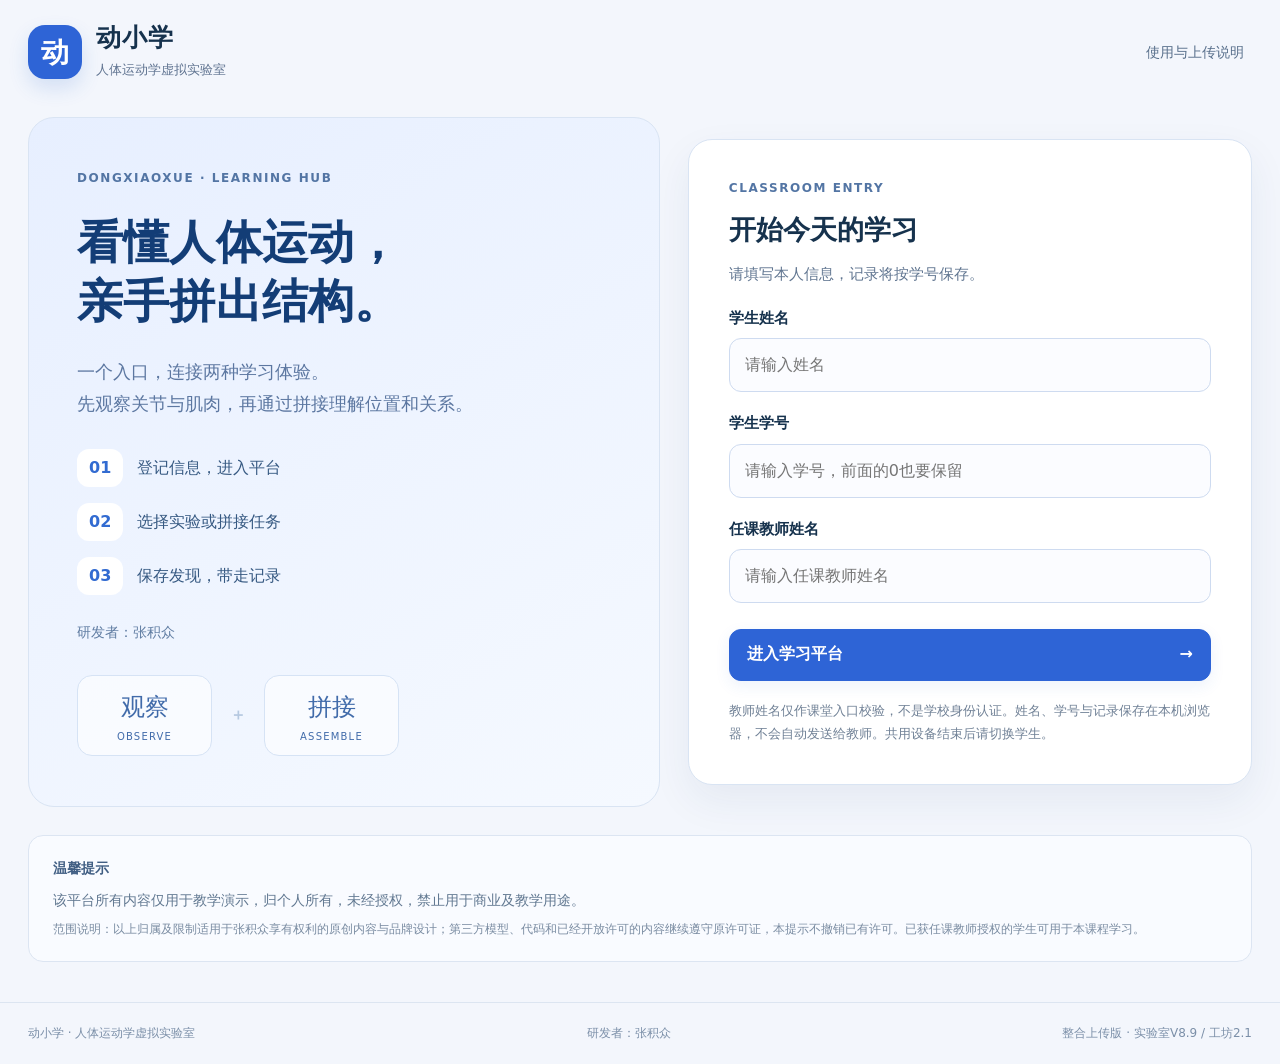
<file: index.html>
<!doctype html><html lang="zh-CN"><head><meta charset="utf-8"><meta name="viewport" content="width=device-width,initial-scale=1,viewport-fit=cover"><meta name="theme-color" content="#265aca"><meta name="color-scheme" content="light"><meta name="description" content="动小学统一学习平台：人体运动学虚拟实验室与骨肌拼接工坊。研发者：张积众。"><title>动小学 · 人体运动学虚拟实验室与骨肌拼接</title><link rel="stylesheet" href="assets/hub.css"><script src="assets/session.js"></script><script src="assets/hub.js" defer></script></head><body>
<header class="site-header"><a class="brand" href="#home" aria-label="返回动小学统一首页"><span class="brand-mark">动</span><span><b>动小学</b><small>人体运动学虚拟实验室</small></span></a><nav><button id="homeBtn" hidden>学习首页</button><button id="recordsBtn" hidden>本机记录</button><a href="DEPLOY_GUIDE.html">使用与上传说明</a><button id="switchBtn" hidden>切换学生</button></nav></header>
<main>
<section id="login" class="login-layout">
 <div class="welcome-art"><span class="eyebrow">DONGXIAOXUE · LEARNING HUB</span><h1>看懂人体运动，<br>亲手拼出结构。</h1><p class="lead">一个入口，连接两种学习体验。<br>先观察关节与肌肉，再通过拼接理解位置和关系。</p><div class="route"><span><i>01</i>登记信息，进入平台</span><span><i>02</i>选择实验或拼接任务</span><span><i>03</i>保存发现，带走记录</span></div><p class="credit">研发者：张积众</p><div class="art-grid" aria-hidden="true"><div>观察<small>OBSERVE</small></div><b>＋</b><div>拼接<small>ASSEMBLE</small></div></div></div>
 <form id="entryForm" class="entry-card" novalidate><span class="eyebrow">CLASSROOM ENTRY</span><h2>开始今天的学习</h2><p>请填写本人信息，记录将按学号保存。</p><label for="studentName">学生姓名</label><input id="studentName" name="name" maxlength="60" autocomplete="name" placeholder="请输入姓名" required>
 <label for="studentId">学生学号</label><input id="studentId" name="studentId" maxlength="32" autocomplete="off" inputmode="text" placeholder="请输入学号，前面的0也要保留" required>
 <label for="teacherName">任课教师姓名</label><input id="teacherName" name="teacher" maxlength="60" autocomplete="off" placeholder="请输入任课教师姓名" required>
 <p id="entryError" class="error" role="alert" hidden></p><button type="submit" class="primary">进入学习平台 <span>→</span></button>
 <small class="privacy">教师姓名仅作课堂入口校验，不是学校身份认证。姓名、学号与记录保存在本机浏览器，不会自动发送给教师。共用设备结束后请切换学生。</small></form>
</section>
<section id="home" hidden>
 <div class="hero"><div><p class="greeting" id="greeting">欢迎来到人体运动学虚拟实验室</p><span class="eyebrow">同一平台 · 两种体验</span><h1>先看清，再动手。</h1><p>选择今天的学习方式。<br>模型按需加载，观察与拼接可以随时返回切换。</p><div class="hero-stats"><span><b>14</b>实验室入口</span><span><b>11</b>拼接部位</span><span>研发者：张积众</span></div></div><div class="hero-path"><span><i>01</i>关节与肌肉：看位置、看动作</span><span><i>02</i>骨骼与肌肉：拿起、辨侧、归位</span><span><i>03</i>保留观察和拼接记录</span></div></div>
 <div class="section-title"><div><span class="eyebrow">CHOOSE YOUR LEARNING EXPERIENCE</span><h2>选择学习项目</h2></div><button id="finishBtn">结束本次学习 →</button></div>
 <div class="learning-grid">
  <article class="learning-card lab-card"><div class="card-top"><span class="category">OBSERVATION LAB</span><span class="card-icon" aria-hidden="true">动</span></div><h3>人体运动学<br>虚拟实验室</h3><p>关节活动、肌肉附着、力学、呼吸与步态。保留原V8.9的学习内容、模型和观察记录。</p><div class="card-tags"><span>14个入口</span><span>肌肉专题</span><span>三维观察</span></div><button class="primary" data-open="lab">进入虚拟实验室 <span>→</span></button><button class="sub-link" data-open="myology">直接进入肌肉专题</button></article>
  <article class="learning-card"><div class="card-top"><span class="category">BONE ASSEMBLY</span><span class="card-icon bone" aria-hidden="true">骨</span></div><h3>骨骼<br>拼接挑战</h3><p>按照部位逐组复原骨架。引导归位、方向校正、左右混合，拿起再放下，实时核对位置。</p><div class="card-tags"><span>11个部位</span><span>完整头颅参照</span><span>左右混合</span></div><button class="primary" data-open="bone">选择骨骼拼接部位 <span>→</span></button><small>保留工坊2.1的结构与判定规则。</small></article>
  <article class="learning-card muscle-card"><div class="card-top"><span class="category">MUSCLE ASSEMBLY</span><span class="card-icon muscle" aria-hidden="true">肌</span></div><h3>肌肉<br>安放工坊</h3><p>把肌肉放回相应骨架。分色辨认、深层观察、附着关联和功能提问，肩袖与肱二头肌可直接选择。</p><div class="card-tags"><span>肌肉分色</span><span>肩部21项任务</span><span>附着与功能</span></div><button class="primary" data-open="muscle">选择肌肉安放部位 <span>→</span></button><small>目录包含肌肉分部和肌群，不按完整单肌重复计数。</small></article>
 </div>
 <aside class="load-note"><span>按需加载</span><p>首页不预载两套大模型。选择实验室后加载实验资源；进入拼接台时才加载骨肌资源。首次准备速度取决于网络和设备。</p></aside>
 <details class="scope"><summary>使用范围与模型说明</summary><p>两套系统使用原教学内容和模型，整合不新增临床验证。模型与合成数值用于教学观察，不用于诊断、手法定位或真实技能认证。</p><p><a href="docs/lab-guide.html">实验室原版教师说明</a> · <a href="docs/assembly-guide.html">拼接工坊2.1原版教师说明</a></p></details>
</section>
<section id="finish" hidden class="finish-layout"><div class="finish-intro"><span class="eyebrow">KEEP YOUR LEARNING EVIDENCE</span><h1 id="finishTitle">感谢你的使用。</h1><p>把观察结果和拼接过程一起保存。<br>记录保留原始含义，不合并成一个虚构的技能分数。</p></div><div class="finish-card"><div id="recordCounts" class="record-counts"></div><div id="storageMessage" class="privacy"></div><div class="export-actions"><button class="primary" id="exportHTML">导出合并学习报告</button><button id="exportJSON">导出完整JSON记录</button><button id="resumeBtn">返回学习首页</button><button id="logoutBtn">退出本次登记</button></div><div id="historyList"></div><p class="privacy">只有原系统保存的操作与结束记录才会出现在这里。拼接过程的观察模式不计成绩；临时查看不会自动变为完成。</p></div></section>
<section class="notice"><strong>温馨提示</strong><p>该平台所有内容仅用于教学演示，归个人所有，未经授权，禁止用于商业及教学用途。</p><small>范围说明：以上归属及限制适用于张积众享有权利的原创内容与品牌设计；第三方模型、代码和已经开放许可的内容继续遵守原许可证，本提示不撤销已有许可。已获任课教师授权的学生可用于本课程学习。</small></section>
<noscript><p class="error">此平台需要浏览器允许JavaScript。请启用脚本后重新打开。</p></noscript>
</main><footer><span>动小学 · 人体运动学虚拟实验室</span><span>研发者：张积众</span><span>整合上传版 · 实验室V8.9 / 工坊2.1</span></footer><div id="toast" role="status" hidden></div></body></html>
</file>
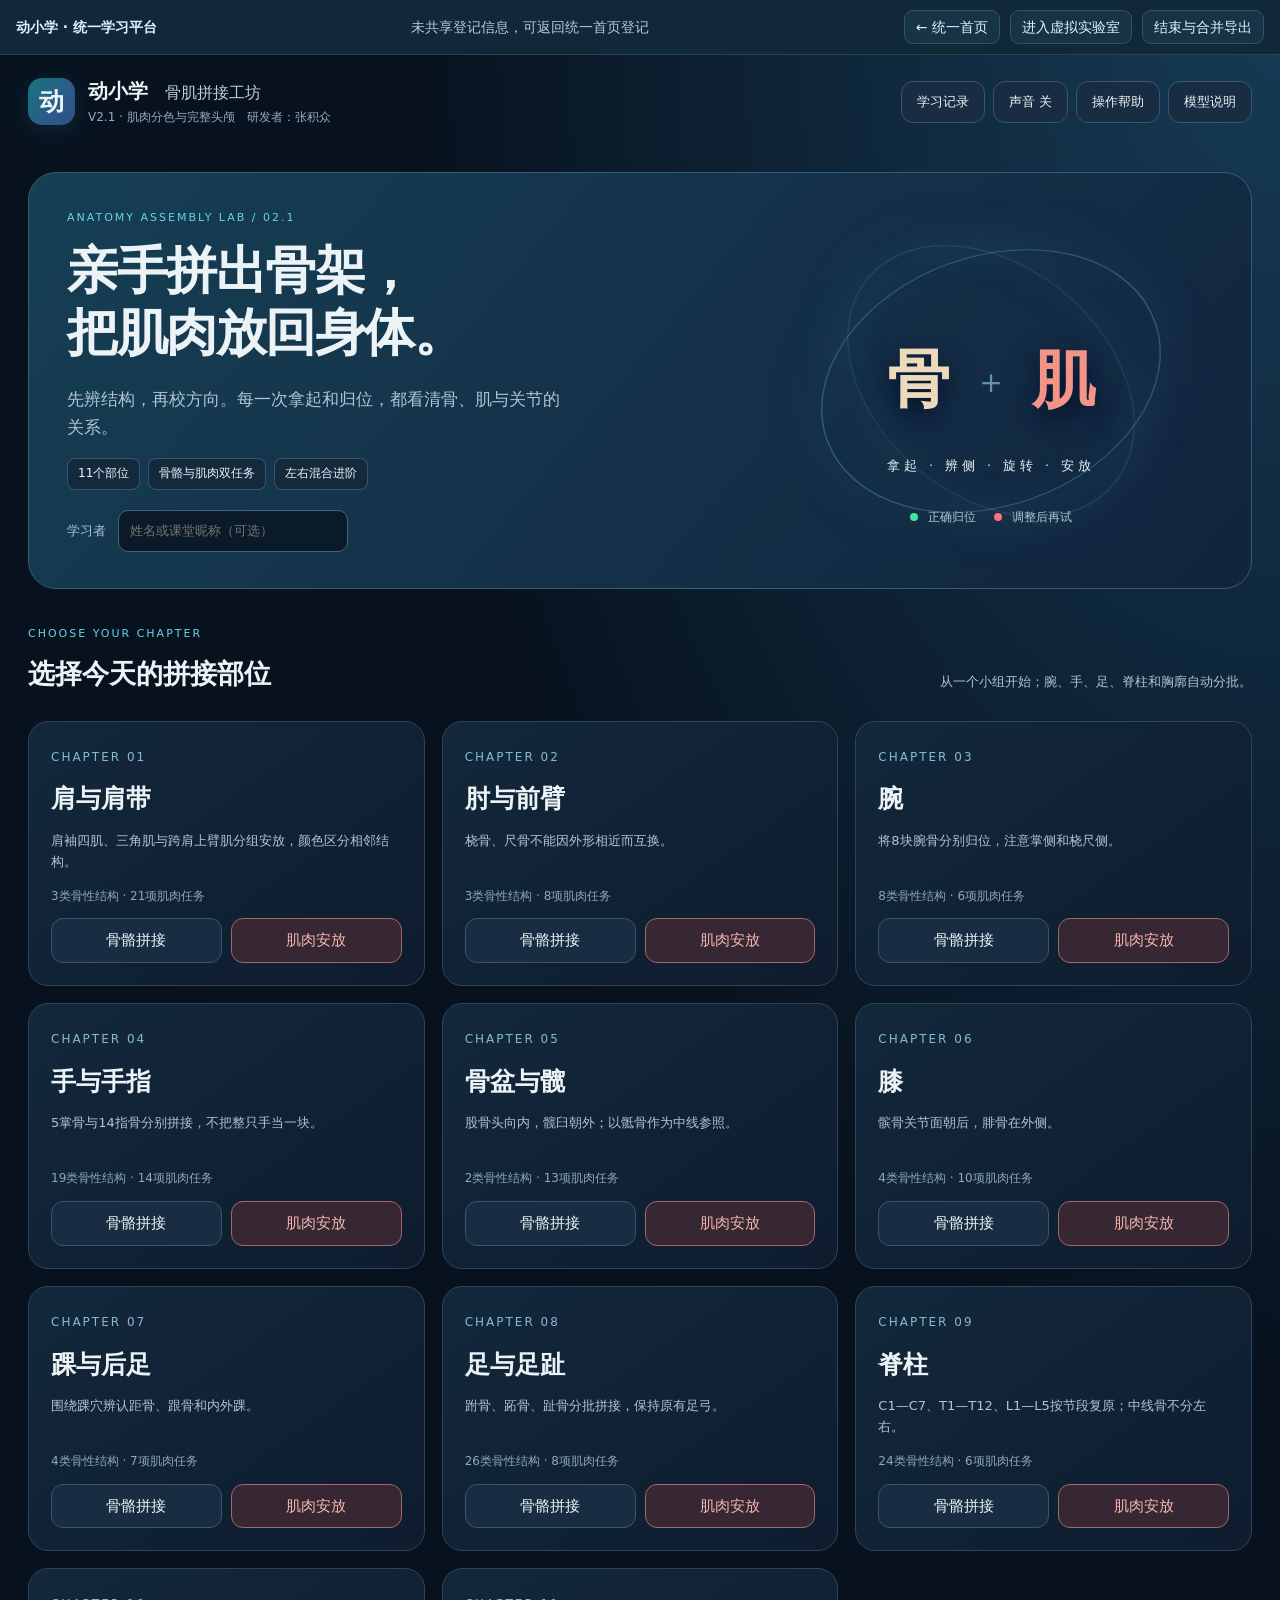
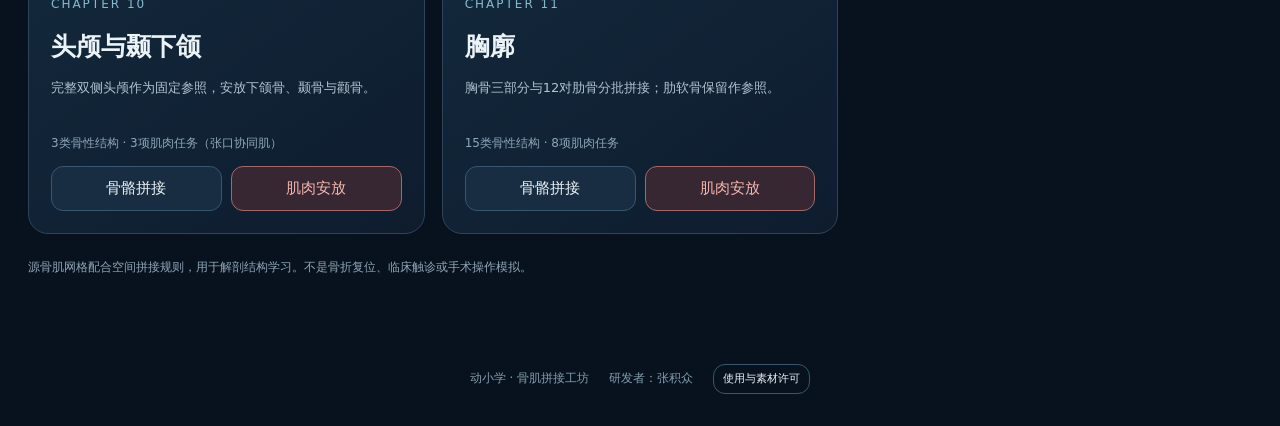
<file: assembly/index.html>
<!doctype html><html lang="zh-CN"><head><meta charset="utf-8"><meta name="viewport" content="width=device-width,initial-scale=1,viewport-fit=cover"><meta name="color-scheme" content="dark"><title>动小学 · 骨肌拼接工坊 2.1</title><link rel="stylesheet" href="assets/game.css"><link rel="stylesheet" href="../assets/bridge.css"><script src="../assets/session.js"></script></head><body>
<header class="top"><a href="#" id="homeLogo" class="brand"><span class="logo">动</span><span><b>动小学 <i>骨肌拼接工坊</i></b><small>V2.1 · 肌肉分色与完整头颅　研发者：张积众</small></span></a><nav><button id="recordsBtn">学习记录</button><button id="soundBtn" aria-pressed="false">声音 关</button><button id="helpBtn">操作帮助</button><button id="aboutBtn">模型说明</button></nav></header>
<main>
<section id="home">
 <div class="hero"><div><span class="eyebrow">ANATOMY ASSEMBLY LAB / 02.1</span><h1>亲手拼出骨架，<br>把肌肉放回身体。</h1><p>先辨结构，再校方向。每一次拿起和归位，都看清骨、肌与关节的关系。</p><div class="hero-tags"><span>11个部位</span><span>骨骼与肌肉双任务</span><span>左右混合进阶</span></div><label class="nickname">学习者 <input id="nickname" maxlength="40" placeholder="姓名或课堂昵称（可选）" autocomplete="off"></label></div><div class="hero-art" aria-hidden="true"><div class="orbit"></div><div class="orbit second"></div><b>骨</b><span>＋</span><b>肌</b><small>拿起 · 辨侧 · 旋转 · 安放</small><div class="legend"><em class="good-dot"></em>正确归位<em class="bad-dot"></em>调整后再试</div></div></div>
 <div class="section-heading"><div><span class="eyebrow">CHOOSE YOUR CHAPTER</span><h2>选择今天的拼接部位</h2></div><p>从一个小组开始；腕、手、足、脊柱和胸廓自动分批。</p></div><div id="chapters" class="chapter-grid"></div>
 <p class="scope-line">源骨肌网格配合空间拼接规则，用于解剖结构学习。不是骨折复位、临床触诊或手术操作模拟。</p>
</section>
<section id="prep" hidden><button id="backPrep">← 返回部位</button><div class="prep-card"><span class="eyebrow">PREPARE YOUR BENCH</span><h1 id="prepTitle"></h1><p id="prepDesc"></p><div class="segmented" id="taskTabs"><button data-task="bone">骨骼拼接</button><button data-task="muscle">肌肉安放</button></div><div class="difficulty-grid"><button data-level="guide"><b>01 引导归位</b><span>单侧 · 方向预摆好<br>先找到位置，熟悉骨肌外形。</span></button><button data-level="orient"><b>02 定向拼接</b><span>单侧 · 初始方向打乱<br>旋转三根轴，核对前后与近远端。</span></button><button data-level="mixed"><b>03 左右混合</b><span>双侧混放 · 必须辨侧与调向<br>左右不能靠旋转互换。</span></button></div><div class="prep-row"><label id="sideLabel">单侧参照<select id="sideSelect"><option value="R">模特右侧</option><option value="L">模特左侧</option></select></label><label>从哪组开始<select id="roundSelect"></select></label></div><div id="prepNote" class="note"></div><details class="prep-catalog" open><summary>查看本章全部结构与分组</summary><div id="prepCatalog"></div></details><div class="prep-actions"><button id="startBtn" class="primary">进入拼接台 →</button><button id="inspectBtn">先看完整参照</button></div><p class="subtle">解剖左右以模型自身为准，不随镜头改变。脊椎、胸骨、下颌骨是中线结构，不制造左右副本。</p></div></section>
<section id="game" hidden>
 <div class="game-top"><button id="backGame">← 返回部位</button><div><span id="missionMeta" class="eyebrow"></span><h2 id="missionTitle"></h2></div><div class="stats"><span>已归位<b id="progressValue">0 / 0</b></span><span>用时<b id="timeValue">00:00</b></span><span>本次调整<b id="errorValue">0</b></span></div></div>
 <div id="feedback" class="feedback" role="status" aria-live="polite">选一块结构开始。</div>
 <div class="group-bar"><label><span id="jumpGroupLabel">切换学习组</span><select id="jumpGroupSelect"></select></label><button id="skullViewBtn">看全骨性参照</button></div>
 <div id="muscleBar" class="muscle-bar" hidden><label>肌肉配色<select id="colorMode"><option value="distinct">分色辨认</option><option value="natural">统一组织色</option></select></label><button id="soloBtn" aria-pressed="false">仅看当前</button><button id="hideCurrentBtn">隐藏当前</button><button id="showAllBtn">显示全部</button><button id="bestViewBtn">推荐视角</button><small>识别色不代表激活强度；正确绿闪✓，错误红闪✕，随后恢复本色。</small></div>
 <div id="skullBanner" class="skull-banner" hidden></div>
 <div class="workspace"><div id="stage" class="stage"><canvas id="scene" tabindex="0" aria-label="三维骨肌拼接台，方向键移动，Q/E转向，Enter检查，Escape放回"></canvas><div class="stage-top"><span id="viewBadge">源骨肌 · 共坐标参照</span><span id="rendererBadge"></span></div><div id="labelLayer" class="label-layer"></div><div id="peekBanner" class="peek-banner" hidden>正在查看参考位置 · 不计为完成</div><div class="stage-tools"><button data-view="front">正面</button><button data-view="back">背面</button><button data-view="side">侧面</button><button data-view="top">上方</button><button id="fitBtn">看全拼接</button><button id="focusBtn">聚焦当前</button><button id="contextBtn">看全参照</button><button id="fullBtn">全屏</button></div><div class="full-controls"><span>旋转</span><button data-axis="0" data-dir="-1">X↶</button><button data-axis="0" data-dir="1">X↷</button><button data-axis="1" data-dir="-1">Y↶</button><button data-axis="1" data-dir="1">Y↷</button><button data-axis="2" data-dir="-1">Z↶</button><button data-axis="2" data-dir="1">Z↷</button><button data-quickcheck>检查</button></div><div class="stage-tip">拖结构＝拿起　拖空白＝转视角　滚轮/双指＝缩放</div><div id="hand" class="hand" aria-hidden="true">✋</div><div id="loading" class="loading" hidden><span class="spinner"></span><b>正在准备源骨肌模型…</b></div></div>
 <aside class="tools"><div class="tool-head"><div><span class="eyebrow">MIXED TRAY</span><h3>待安放结构</h3></div><span id="batchValue"></span></div><details id="chapterDrawer" class="chapter-drawer"><summary id="catalogHeading">本章结构目录</summary><input id="searchStructure" autocomplete="off" placeholder="查找本章结构"><div id="chapterList" class="chapter-list"></div></details><div id="tray" class="tray"></div><div id="pieceInfo" class="piece-info"></div>
 <div id="controls"><div class="small-title">调整方向 <select id="turnStep" aria-label="旋转步长"><option value="15">15°</option><option value="5">5°微调</option><option value="45">45°</option></select></div><div class="rotate-controls"><span>X 轴</span><button data-axis="0" data-dir="-1">↶</button><button data-axis="0" data-dir="1">↷</button><span>Y 轴</span><button data-axis="1" data-dir="-1">↶</button><button data-axis="1" data-dir="1">↷</button><span>Z 轴</span><button data-axis="2" data-dir="-1">↶</button><button data-axis="2" data-dir="1">↷</button></div><div class="small-title">微调位置 <small>沿当前画面方向</small></div><div class="nudge-controls"><button data-nudge="left">←</button><button data-nudge="up">↑</button><button data-nudge="down">↓</button><button data-nudge="right">→</button><button data-depth="-1">靠近</button><button data-depth="1">远离</button></div><button id="checkBtn" class="primary wide">放下并检查</button><div class="pair-buttons"><button id="resetBtn">放回托盘</button><button id="hintBtn">看3秒位置</button></div></div>
 <div class="small-settings"><label><input type="checkbox" id="ghostToggle" checked>显示归位轮廓</label><label><input type="checkbox" id="xrayToggle">骨骼透视参照</label><label id="attachmentLabel"><input type="checkbox" id="attachmentToggle">起止关联骨</label><label><input type="checkbox" id="finishedToggle" checked>显示已安放结构</label></div><button id="endBtn" class="wide">结束并保存本次</button>
 </aside></div>
 <section id="functionPanel" class="function-panel" hidden><div class="function-heading"><div><span class="eyebrow">POSITION → FUNCTION</span><h3 id="functionTitle"></h3></div><span id="functionBadge"></span></div><div id="attachmentText"></div><div id="functionChoices" class="function-choices"></div><p id="functionFeedback" role="status"></p></section>
 <div id="nextPanel" class="next-panel" hidden><div><b>✓ 本组已完成</b><p>结构归位只是第一步，记住它连接了哪里、参与什么动作。</p></div><button id="nextRoundBtn" class="primary">下一组 →</button></div>
</section>
<section id="results" hidden><div class="result-card"><span class="eyebrow">YOUR LEARNING RECORD</span><h1 id="resultTitle">这一组，拼清楚了。</h1><p id="resultSummary"></p><div id="resultMetrics" class="result-metrics"></div><div class="result-actions"><button id="exportBtn" class="primary">保存学习报告</button><button id="resultHome">选择其他部位</button></div><div id="resultDetail"></div><p class="subtle">记录只保存在本机浏览器；帮助查看、首次判断和反复调整分别记录。不代表真实解剖操作能力认证。</p></div></section>
</main>
<footer><span>动小学 · 骨肌拼接工坊</span><span>研发者：张积众</span><button id="noticeBtn">使用与素材许可</button></footer>
<div id="modal" class="modal" hidden><div class="modal-box" role="dialog" aria-modal="true" aria-labelledby="modalTitle"><header><h2 id="modalTitle"></h2><button id="closeModal" aria-label="关闭">×</button></header><div id="modalBody"></div></div></div><div id="toast" class="toast" hidden role="status"></div>
<script src="assets/catalog.js"></script>
<script src="assets/geometry-loader.js"></script>
<script src="assets/renderer.js"></script><script src="assets/game.js"></script>
<script src="../assets/bridge.js"></script></body></html>
</file>
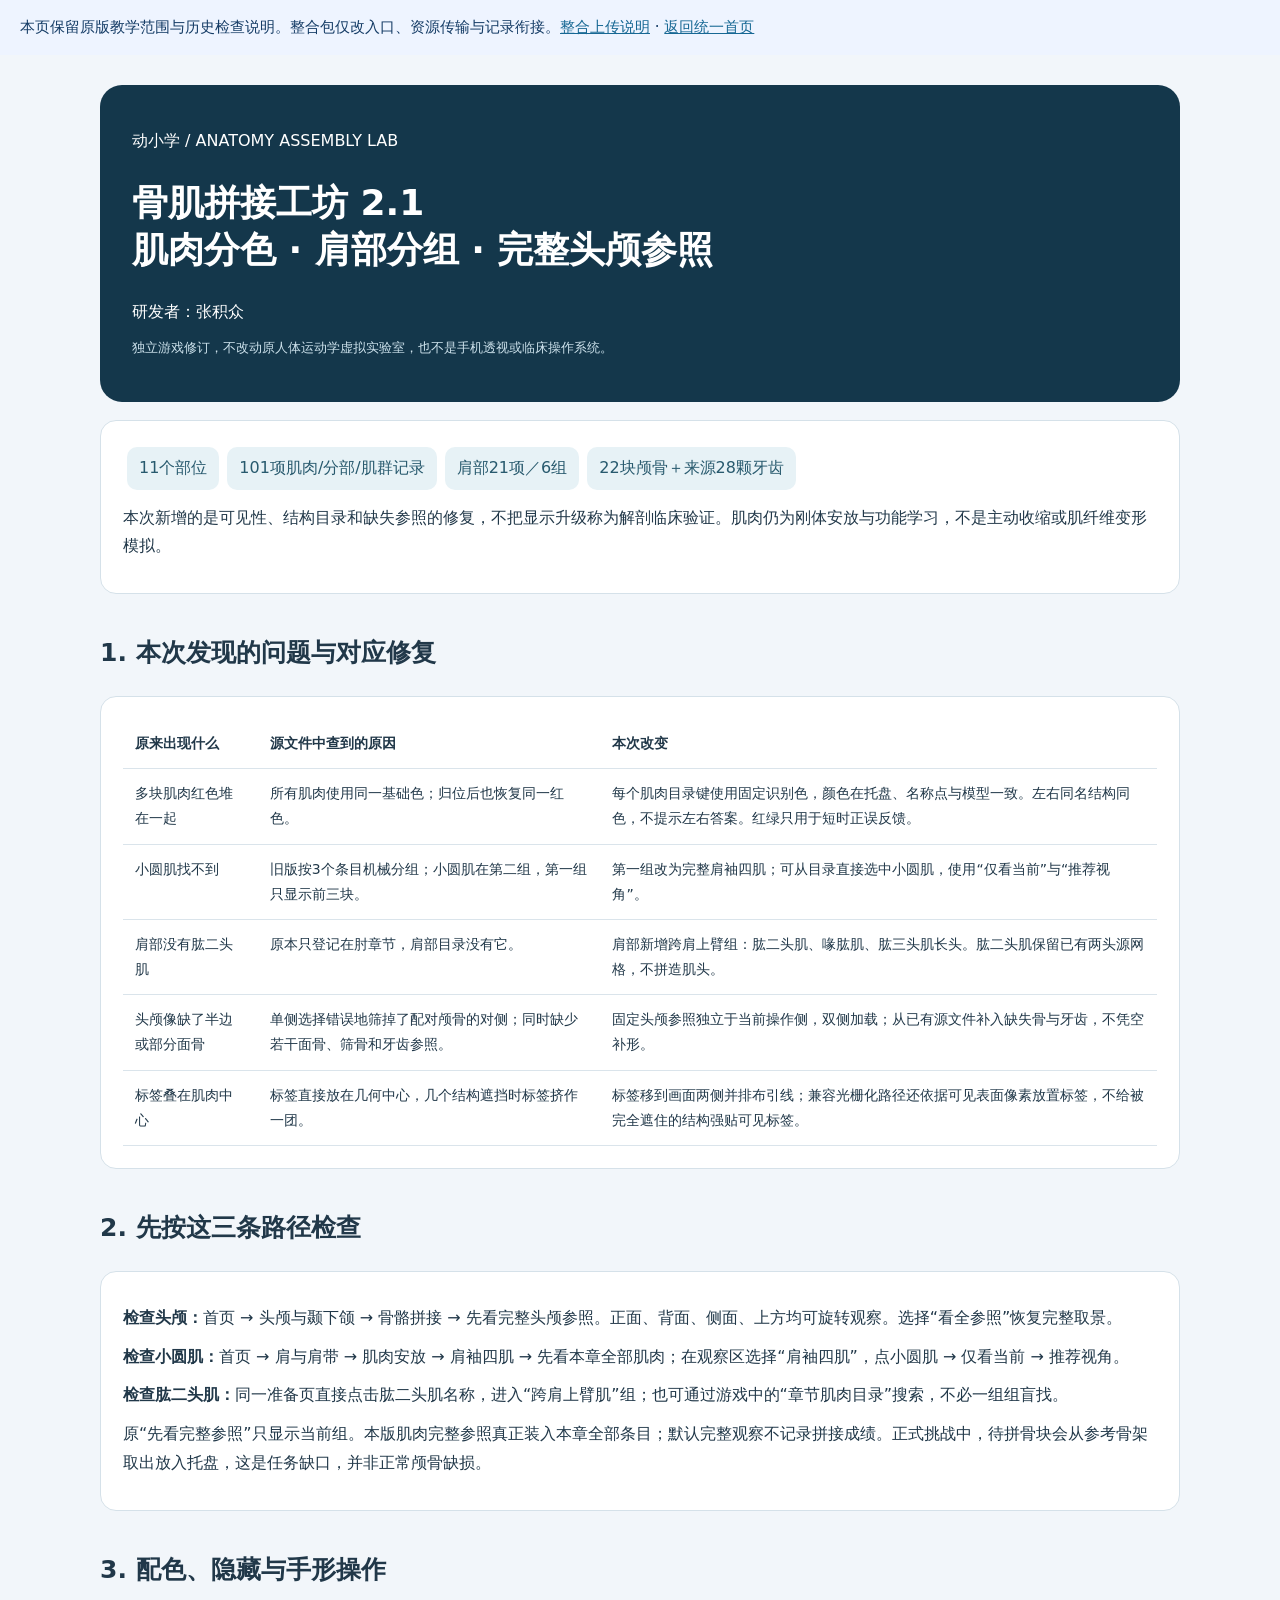
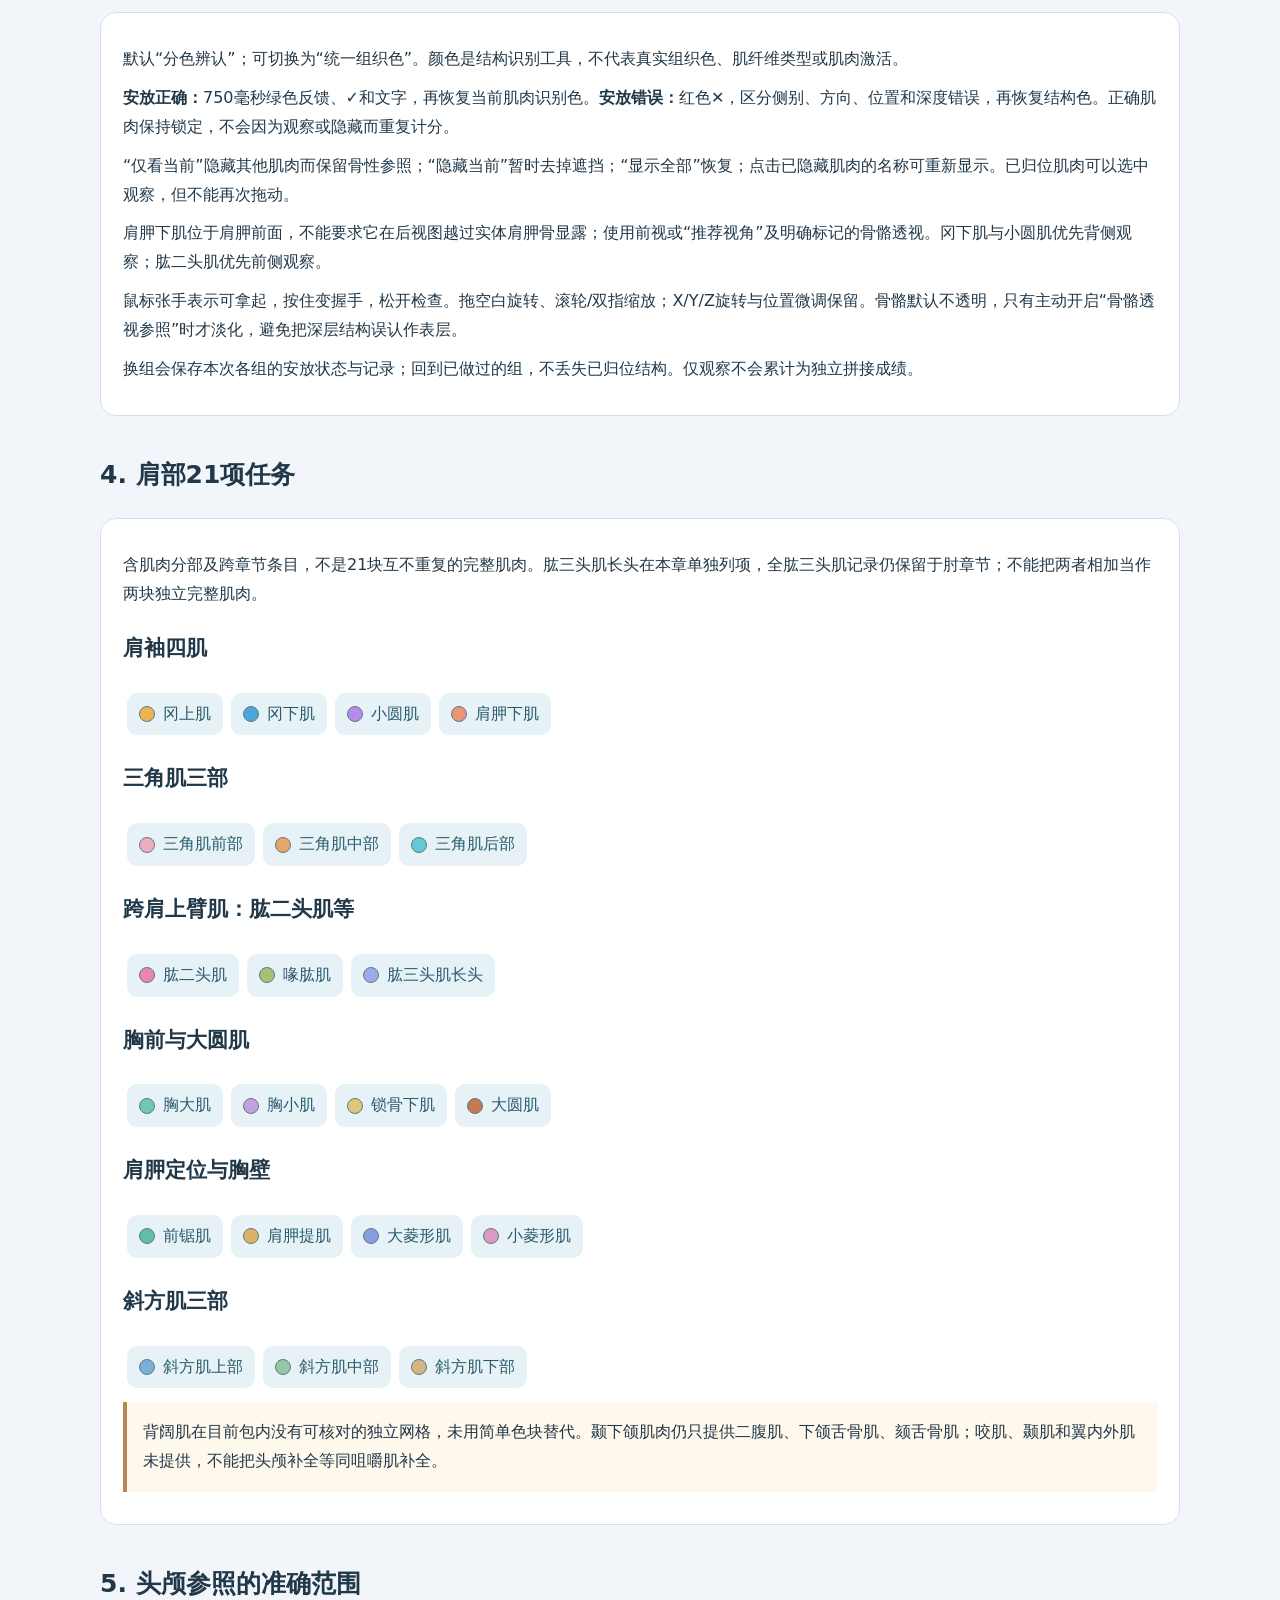
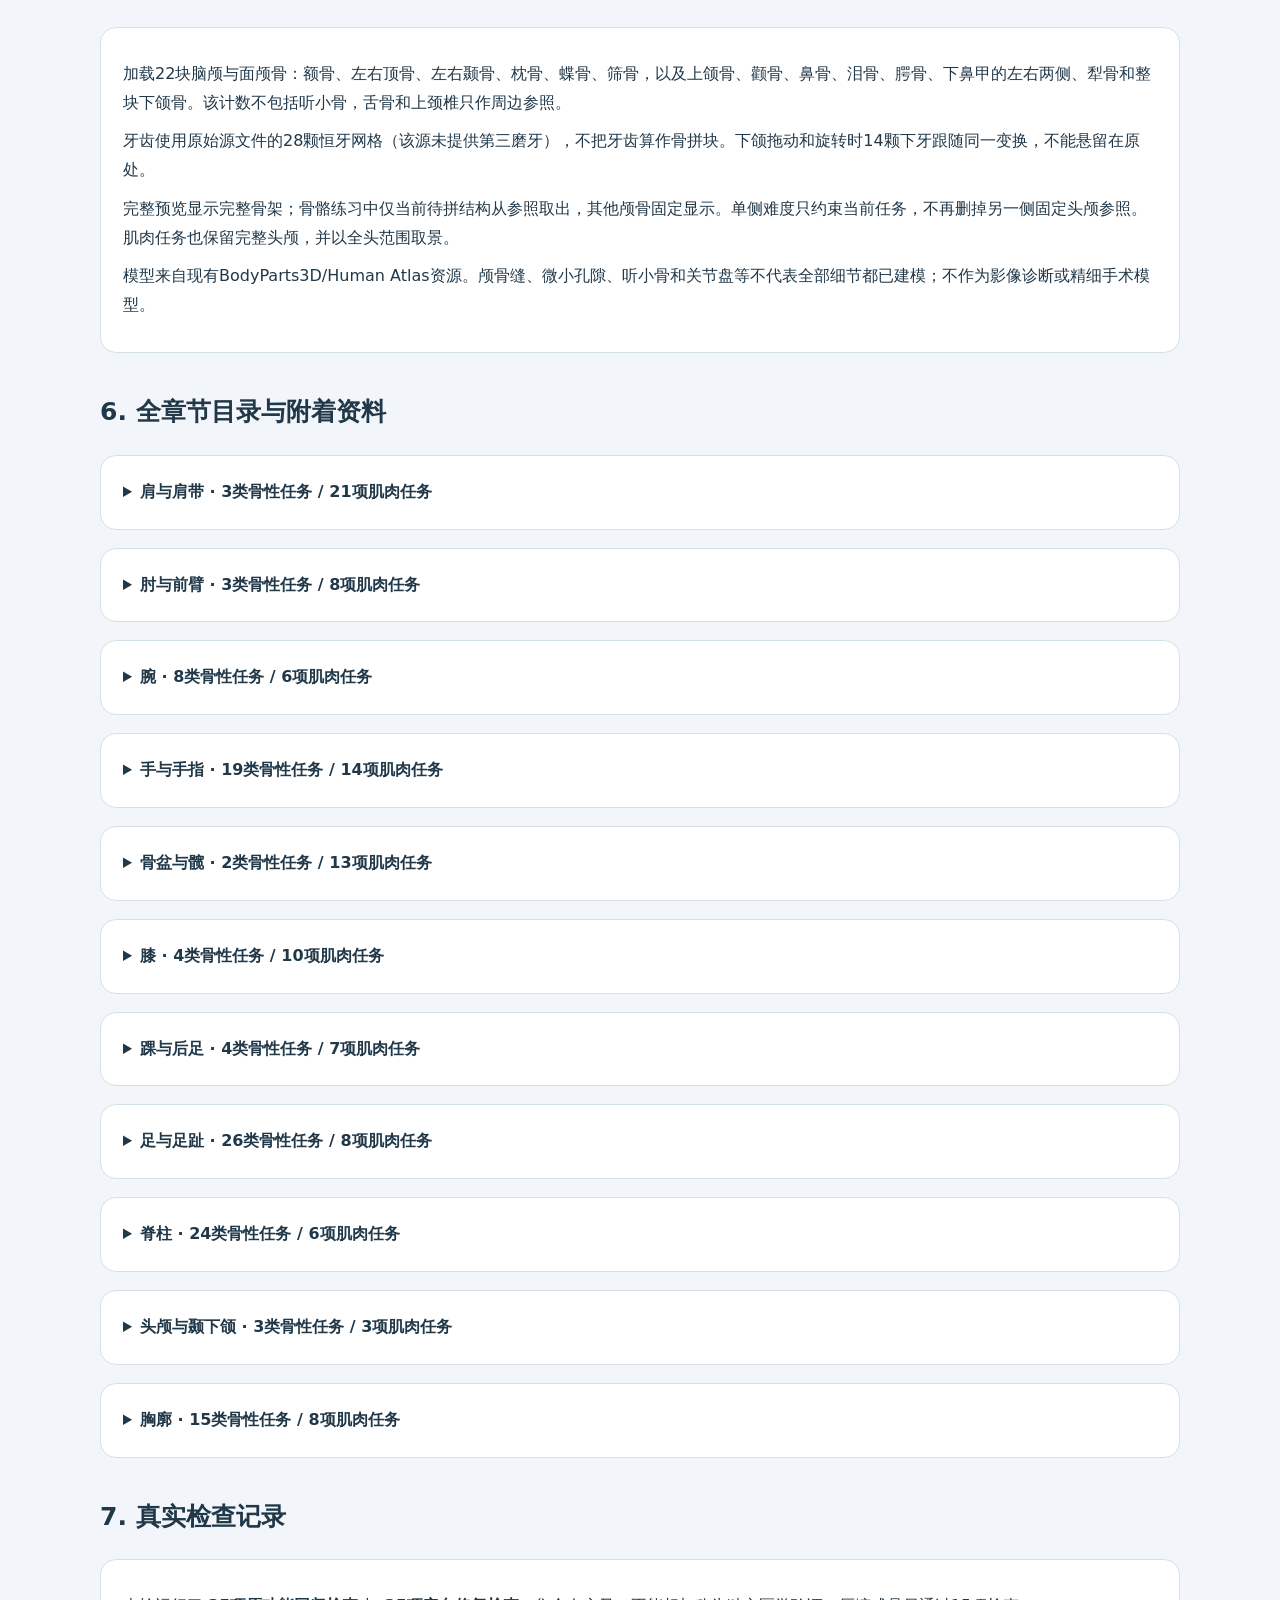
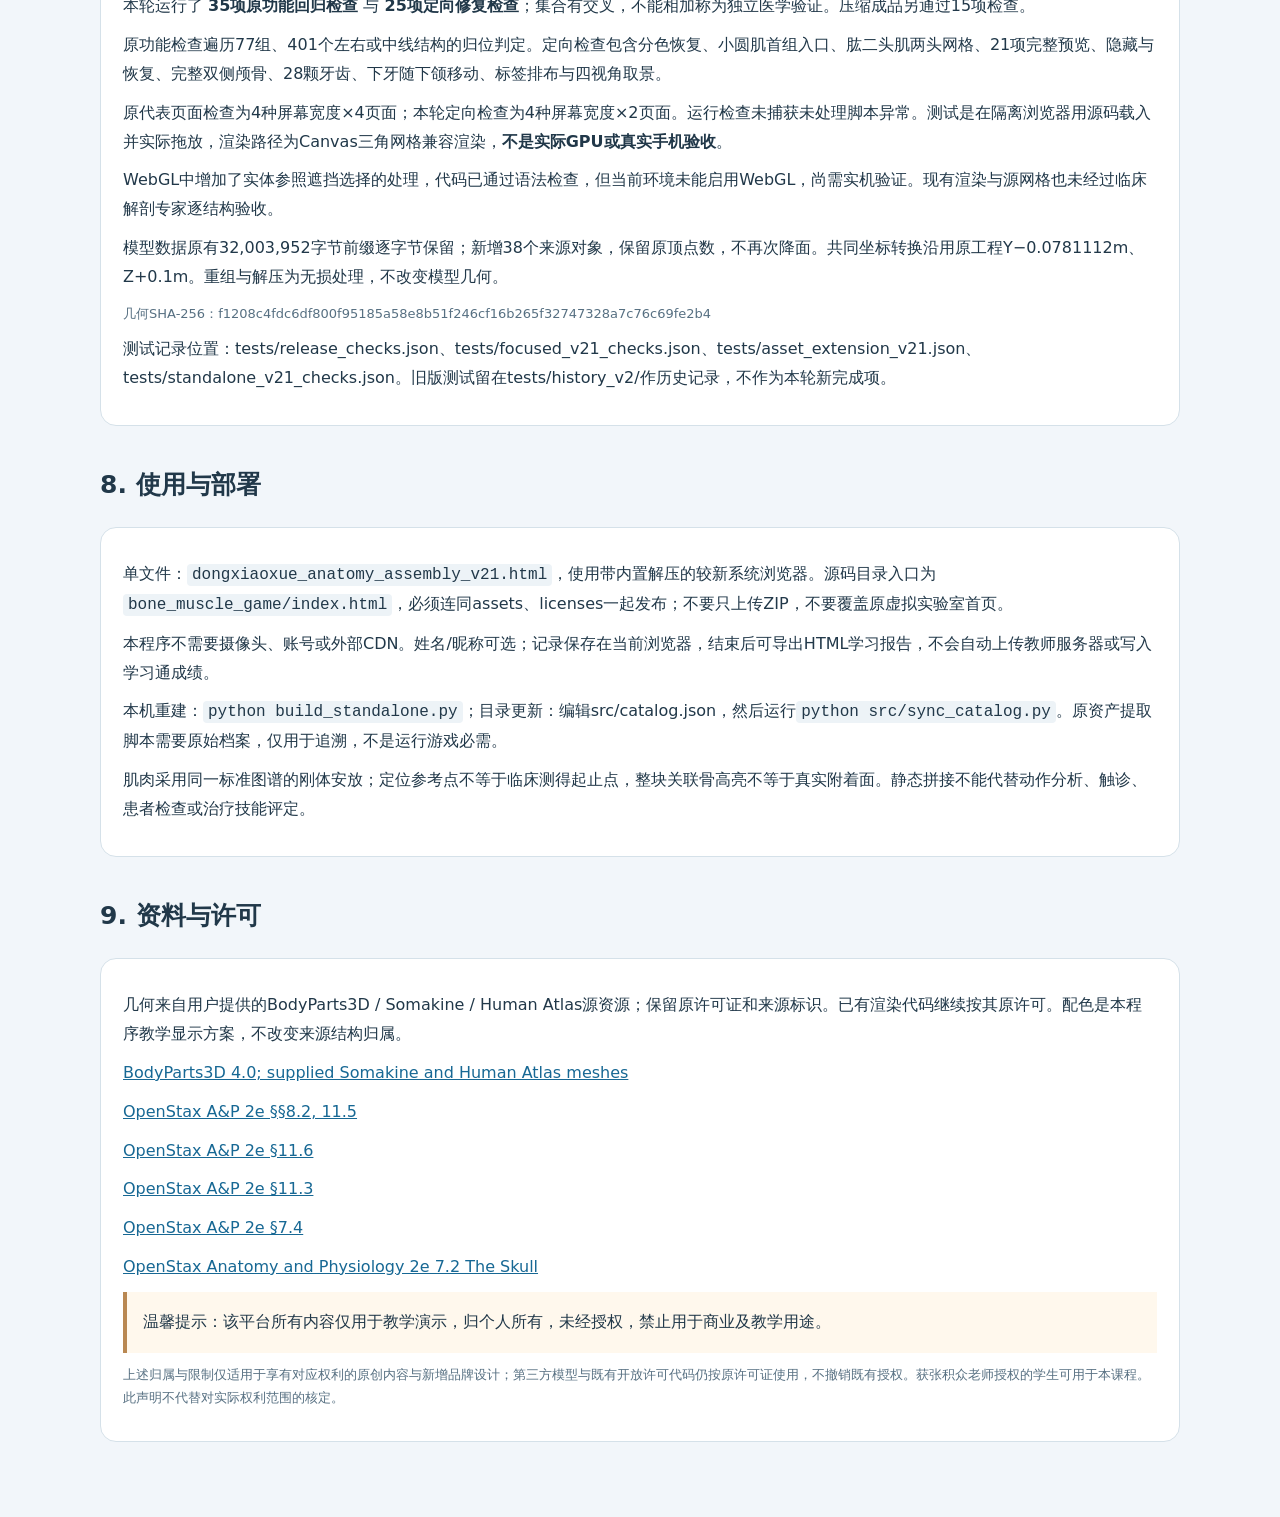
<file: docs/assembly-guide.html>
<!doctype html><html lang="zh-CN"><meta charset="utf-8"><meta name="viewport" content="width=device-width,initial-scale=1"><title>动小学·骨肌拼接工坊2.1｜教师说明与修订记录</title><style>*{box-sizing:border-box}body{margin:0;background:#f2f6fa;color:#213849;font:16px/1.8 system-ui,-apple-system,"Microsoft YaHei",sans-serif}main{max-width:1120px;margin:auto;padding:30px 20px 60px}header{background:#14374b;color:#fff;padding:32px;border-radius:22px}h1{font-size:36px;line-height:1.3}h2{font-size:25px;margin-top:36px}h3{font-size:21px}section,details{background:#fff;border:1px solid #d5e1e9;border-radius:16px;padding:22px;margin:18px 0}p{margin:10px 0}table{border-collapse:collapse;width:100%;font-size:14px}td,th{border-bottom:1px solid #dae4eb;vertical-align:top;text-align:left;padding:12px}summary{font-weight:700;cursor:pointer}.badge{display:inline-block;background:#e7f2f6;color:#285a6e;padding:7px 12px;border-radius:10px;margin:4px}.note{background:#fff8ed;border-left:4px solid #b98852;padding:16px}.small{font-size:13px;color:#577082;overflow-wrap:anywhere}.entries{display:grid;grid-template-columns:repeat(2,minmax(0,1fr));gap:12px}.entry{border:1px solid #e1e8ed;border-radius:12px;padding:16px}.entry h4{font-size:18px;margin:0 0 7px}.dot{display:inline-block;vertical-align:middle;width:16px;height:16px;border-radius:50%;margin-right:8px;border:1px solid #607984}.tablewrap{overflow:auto}a{color:#176894}code{background:#edf3f7;padding:2px 5px;border-radius:4px;overflow-wrap:anywhere}header .small{color:#cce1eb}@media(max-width:640px){main{padding:14px}header,section,details{padding:18px}h1{font-size:28px}.entries{grid-template-columns:1fr}}</style><div style="padding:14px 20px;background:#eef4ff;color:#153c66;font:15px/1.8 system-ui">本页保留原版教学范围与历史检查说明。整合包仅改入口、资源传输与记录衔接。<a href="../DEPLOY_GUIDE.html">整合上传说明</a> · <a href="../index.html">返回统一首页</a></div><main>
<header><p>动小学 / ANATOMY ASSEMBLY LAB</p><h1>骨肌拼接工坊 2.1<br>肌肉分色 · 肩部分组 · 完整头颅参照</h1><p>研发者：张积众</p><p class="small">独立游戏修订，不改动原人体运动学虚拟实验室，也不是手机透视或临床操作系统。</p></header>
<section><span class="badge">11个部位</span><span class="badge">101项肌肉/分部/肌群记录</span><span class="badge">肩部21项／6组</span><span class="badge">22块颅骨＋来源28颗牙齿</span><p>本次新增的是可见性、结构目录和缺失参照的修复，不把显示升级称为解剖临床验证。肌肉仍为刚体安放与功能学习，不是主动收缩或肌纤维变形模拟。</p></section>
<h2>1. 本次发现的问题与对应修复</h2><section><div class="tablewrap"><table><tr><th>原来出现什么</th><th>源文件中查到的原因</th><th>本次改变</th></tr><tr><td>多块肌肉红色堆在一起</td><td>所有肌肉使用同一基础色；归位后也恢复同一红色。</td><td>每个肌肉目录键使用固定识别色，颜色在托盘、名称点与模型一致。左右同名结构同色，不提示左右答案。红绿只用于短时正误反馈。</td></tr><tr><td>小圆肌找不到</td><td>旧版按3个条目机械分组；小圆肌在第二组，第一组只显示前三块。</td><td>第一组改为完整肩袖四肌；可从目录直接选中小圆肌，使用“仅看当前”与“推荐视角”。</td></tr><tr><td>肩部没有肱二头肌</td><td>原本只登记在肘章节，肩部目录没有它。</td><td>肩部新增跨肩上臂组：肱二头肌、喙肱肌、肱三头肌长头。肱二头肌保留已有两头源网格，不拼造肌头。</td></tr><tr><td>头颅像缺了半边或部分面骨</td><td>单侧选择错误地筛掉了配对颅骨的对侧；同时缺少若干面骨、筛骨和牙齿参照。</td><td>固定头颅参照独立于当前操作侧，双侧加载；从已有源文件补入缺失骨与牙齿，不凭空补形。</td></tr><tr><td>标签叠在肌肉中心</td><td>标签直接放在几何中心，几个结构遮挡时标签挤作一团。</td><td>标签移到画面两侧并排布引线；兼容光栅化路径还依据可见表面像素放置标签，不给被完全遮住的结构强贴可见标签。</td></tr></table></div></section>
<h2>2. 先按这三条路径检查</h2><section><p><b>检查头颅：</b>首页 → 头颅与颞下颌 → 骨骼拼接 → 先看完整头颅参照。正面、背面、侧面、上方均可旋转观察。选择“看全参照”恢复完整取景。</p><p><b>检查小圆肌：</b>首页 → 肩与肩带 → 肌肉安放 → 肩袖四肌 → 先看本章全部肌肉；在观察区选择“肩袖四肌”，点小圆肌 → 仅看当前 → 推荐视角。</p><p><b>检查肱二头肌：</b>同一准备页直接点击肱二头肌名称，进入“跨肩上臂肌”组；也可通过游戏中的“章节肌肉目录”搜索，不必一组组盲找。</p><p>原“先看完整参照”只显示当前组。本版肌肉完整参照真正装入本章全部条目；默认完整观察不记录拼接成绩。正式挑战中，待拼骨块会从参考骨架取出放入托盘，这是任务缺口，并非正常颅骨缺损。</p></section>
<h2>3. 配色、隐藏与手形操作</h2><section><p>默认“分色辨认”；可切换为“统一组织色”。颜色是结构识别工具，不代表真实组织色、肌纤维类型或肌肉激活。</p><p><b>安放正确：</b>750毫秒绿色反馈、✓和文字，再恢复当前肌肉识别色。<b>安放错误：</b>红色✕，区分侧别、方向、位置和深度错误，再恢复结构色。正确肌肉保持锁定，不会因为观察或隐藏而重复计分。</p><p>“仅看当前”隐藏其他肌肉而保留骨性参照；“隐藏当前”暂时去掉遮挡；“显示全部”恢复；点击已隐藏肌肉的名称可重新显示。已归位肌肉可以选中观察，但不能再次拖动。</p><p>肩胛下肌位于肩胛前面，不能要求它在后视图越过实体肩胛骨显露；使用前视或“推荐视角”及明确标记的骨骼透视。冈下肌与小圆肌优先背侧观察；肱二头肌优先前侧观察。</p><p>鼠标张手表示可拿起，按住变握手，松开检查。拖空白旋转、滚轮/双指缩放；X/Y/Z旋转与位置微调保留。骨骼默认不透明，只有主动开启“骨骼透视参照”时才淡化，避免把深层结构误认作表层。</p><p>换组会保存本次各组的安放状态与记录；回到已做过的组，不丢失已归位结构。仅观察不会累计为独立拼接成绩。</p></section>
<h2>4. 肩部21项任务</h2><section><p>含肌肉分部及跨章节条目，不是21块互不重复的完整肌肉。肱三头肌长头在本章单独列项，全肱三头肌记录仍保留于肘章节；不能把两者相加当作两块独立完整肌肉。</p>
<h3>肩袖四肌</h3><p><span class="badge"><i class="dot" style="background:#E8B550"></i>冈上肌</span><span class="badge"><i class="dot" style="background:#4DA7DA"></i>冈下肌</span><span class="badge"><i class="dot" style="background:#B38CEC"></i>小圆肌</span><span class="badge"><i class="dot" style="background:#EA957A"></i>肩胛下肌</span></p>
<h3>三角肌三部</h3><p><span class="badge"><i class="dot" style="background:#EDACC0"></i>三角肌前部</span><span class="badge"><i class="dot" style="background:#E3A767"></i>三角肌中部</span><span class="badge"><i class="dot" style="background:#65C8D4"></i>三角肌后部</span></p>
<h3>跨肩上臂肌：肱二头肌等</h3><p><span class="badge"><i class="dot" style="background:#EA86AF"></i>肱二头肌</span><span class="badge"><i class="dot" style="background:#A4C274"></i>喙肱肌</span><span class="badge"><i class="dot" style="background:#9DAAEA"></i>肱三头肌长头</span></p>
<h3>胸前与大圆肌</h3><p><span class="badge"><i class="dot" style="background:#70C8B7"></i>胸大肌</span><span class="badge"><i class="dot" style="background:#C3A1DE"></i>胸小肌</span><span class="badge"><i class="dot" style="background:#DCC878"></i>锁骨下肌</span><span class="badge"><i class="dot" style="background:#C47856"></i>大圆肌</span></p>
<h3>肩胛定位与胸壁</h3><p><span class="badge"><i class="dot" style="background:#60BFA5"></i>前锯肌</span><span class="badge"><i class="dot" style="background:#DBB268"></i>肩胛提肌</span><span class="badge"><i class="dot" style="background:#869EE0"></i>大菱形肌</span><span class="badge"><i class="dot" style="background:#DC99C4"></i>小菱形肌</span></p>
<h3>斜方肌三部</h3><p><span class="badge"><i class="dot" style="background:#7CAEDA"></i>斜方肌上部</span><span class="badge"><i class="dot" style="background:#93C7A7"></i>斜方肌中部</span><span class="badge"><i class="dot" style="background:#D3B780"></i>斜方肌下部</span></p>
<p class="note">背阔肌在目前包内没有可核对的独立网格，未用简单色块替代。颞下颌肌肉仍只提供二腹肌、下颌舌骨肌、颏舌骨肌；咬肌、颞肌和翼内外肌未提供，不能把头颅补全等同咀嚼肌补全。</p></section>
<h2>5. 头颅参照的准确范围</h2><section><p>加载22块脑颅与面颅骨：额骨、左右顶骨、左右颞骨、枕骨、蝶骨、筛骨，以及上颌骨、颧骨、鼻骨、泪骨、腭骨、下鼻甲的左右两侧、犁骨和整块下颌骨。该计数不包括听小骨，舌骨和上颈椎只作周边参照。</p><p>牙齿使用原始源文件的28颗恒牙网格（该源未提供第三磨牙），不把牙齿算作骨拼块。下颌拖动和旋转时14颗下牙跟随同一变换，不能悬留在原处。</p><p>完整预览显示完整骨架；骨骼练习中仅当前待拼结构从参照取出，其他颅骨固定显示。单侧难度只约束当前任务，不再删掉另一侧固定头颅参照。肌肉任务也保留完整头颅，并以全头范围取景。</p><p>模型来自现有BodyParts3D/Human Atlas资源。颅骨缝、微小孔隙、听小骨和关节盘等不代表全部细节都已建模；不作为影像诊断或精细手术模型。</p></section>
<h2>6. 全章节目录与附着资料</h2>
<details><summary>肩与肩带 · 3类骨性任务 / 21项肌肉任务</summary><p>肩袖四肌、三角肌与跨肩上臂肌分组安放，颜色区分相邻结构。</p><p><b>骨性任务：</b>锁骨、肩胛骨、肱骨</p>
<p class="note">肩部共21项任务（含分部与跨章节条目）。肩袖组包含小圆肌；肱二头肌在“跨肩上臂肌”组。背阔肌无本包可核对独立网格，暂未提供。</p>
<div class="entries">
<article class="entry"><h4><i class="dot" style="background:#E8B550"></i>冈上肌</h4><p><b>起点：</b>肩胛骨冈上窝</p><p><b>止点：</b>肱骨大结节上小面</p><p><b>主要功能：</b>参与肩外展，并与肩袖共同稳定肱骨头。</p><p class="small">肩胛冈上方的冈上窝；向外经过肩峰下方，止于肱骨大结节上小面。</p><p class="small">目录键：supra；源ID：{&quot;R&quot;: [&quot;FJ1506&quot;], &quot;L&quot;: [&quot;FJ1506M&quot;]}</p></article>
<article class="entry"><h4><i class="dot" style="background:#4DA7DA"></i>冈下肌</h4><p><b>起点：</b>肩胛骨冈下窝</p><p><b>止点：</b>肱骨大结节中小面</p><p><b>主要功能：</b>肩外旋；参与盂肱关节稳定。</p><p class="small">肩胛冈下方的冈下窝；位于肩胛骨后面。小圆肌在其下外侧。</p><p class="small">目录键：infra；源ID：{&quot;R&quot;: [&quot;FJ1500&quot;], &quot;L&quot;: [&quot;FJ1500M&quot;]}</p></article>
<article class="entry"><h4><i class="dot" style="background:#B38CEC"></i>小圆肌</h4><p><b>起点：</b>肩胛骨外侧缘后面</p><p><b>止点：</b>肱骨大结节下小面</p><p><b>主要功能：</b>肩外旋；协助肩内收和稳定。</p><p class="small">肩胛骨外侧缘后面；位于冈下肌下方、大圆肌上方，止于肱骨大结节下小面。</p><p class="small">目录键：teresMinor；源ID：{&quot;R&quot;: [&quot;FJ1508&quot;], &quot;L&quot;: [&quot;FJ1508M&quot;]}</p></article>
<article class="entry"><h4><i class="dot" style="background:#EA957A"></i>肩胛下肌</h4><p><b>起点：</b>肩胛骨肩胛下窝</p><p><b>止点：</b>肱骨小结节</p><p><b>主要功能：</b>肩内旋；参与盂肱关节稳定。</p><p class="small">肩胛骨前面的肩胛下窝，面向胸廓；观察时可单独显示，并开启骨骼透视。</p><p class="small">目录键：subscap；源ID：{&quot;R&quot;: [&quot;FJ1504&quot;], &quot;L&quot;: [&quot;FJ1504M&quot;]}</p></article>
<article class="entry"><h4><i class="dot" style="background:#EDACC0"></i>三角肌前部</h4><p><b>起点：</b>锁骨外侧段前缘</p><p><b>止点：</b>肱骨三角肌粗隆</p><p><b>主要功能：</b>肩前屈；协助肩内旋。</p><p class="small">在肩带或上臂区域，结合肩胛骨、肱骨和前臂骨定位。</p><p class="small">目录键：deltoidAnt；源ID：{&quot;R&quot;: [&quot;FJ1468&quot;], &quot;L&quot;: [&quot;FJ1468M&quot;]}</p></article>
<article class="entry"><h4><i class="dot" style="background:#E3A767"></i>三角肌中部</h4><p><b>起点：</b>肩胛骨肩峰</p><p><b>止点：</b>肱骨三角肌粗隆</p><p><b>主要功能：</b>主要参与肩外展。</p><p class="small">在肩带或上臂区域，结合肩胛骨、肱骨和前臂骨定位。</p><p class="small">目录键：deltoidMid；源ID：{&quot;R&quot;: [&quot;FJ1467&quot;], &quot;L&quot;: [&quot;FJ1467M&quot;]}</p></article>
<article class="entry"><h4><i class="dot" style="background:#65C8D4"></i>三角肌后部</h4><p><b>起点：</b>肩胛骨肩胛冈</p><p><b>止点：</b>肱骨三角肌粗隆</p><p><b>主要功能：</b>肩后伸；协助肩外旋。</p><p class="small">在肩带或上臂区域，结合肩胛骨、肱骨和前臂骨定位。</p><p class="small">目录键：deltoidPost；源ID：{&quot;R&quot;: [&quot;FJ1513&quot;], &quot;L&quot;: [&quot;FJ1513M&quot;]}</p></article>
<article class="entry"><h4><i class="dot" style="background:#EA86AF"></i>肱二头肌</h4><p><b>起点：</b>长头：肩胛骨盂上结节；短头：喙突</p><p><b>止点：</b>桡骨粗隆及前臂筋膜（腱膜）</p><p><b>主要功能：</b>屈肘、前臂旋后；跨肩的两头还参与肩部动作。</p><p class="small">上臂前面；长头起于盂上结节，短头起于喙突。两头向远端汇合到桡骨粗隆及腱膜。</p><p class="small">目录键：biceps；源ID：{&quot;R&quot;: [&quot;FJ1478&quot;, &quot;FJ1512&quot;], &quot;L&quot;: [&quot;FJ1478M&quot;, &quot;FJ1512M&quot;]}</p></article>
<article class="entry"><h4><i class="dot" style="background:#A4C274"></i>喙肱肌</h4><p><b>起点：</b>肩胛骨喙突</p><p><b>止点：</b>肱骨中段内侧面</p><p><b>主要功能：</b>肩前屈与内收。</p><p class="small">喙突至肱骨中段内侧；邻近肱二头肌短头，不要把两者合成同一块。</p><p class="small">目录键：coraco；源ID：{&quot;R&quot;: [&quot;FJ1488&quot;], &quot;L&quot;: [&quot;FJ1488M&quot;]}</p></article>
<article class="entry"><h4><i class="dot" style="background:#9DAAEA"></i>肱三头肌长头</h4><p><b>起点：</b>肩胛骨盂下结节</p><p><b>止点：</b>经肱三头肌腱止于尺骨鹰嘴</p><p><b>主要功能：</b>伸肘；跨肩的长头协助肩后伸与内收。</p><p class="small">上臂后面；长头起于肩胛骨，在小圆肌与大圆肌附近向下走行。不是整块肱三头肌的全部肌头。</p><p class="small">目录键：tricepsLong；源ID：{&quot;R&quot;: [&quot;FJ1479&quot;], &quot;L&quot;: [&quot;FJ1479M&quot;]}</p></article>
<article class="entry"><h4><i class="dot" style="background:#70C8B7"></i>胸大肌</h4><p><b>起点：</b>锁骨内侧段、胸骨、上部肋软骨及腹外斜肌腱膜</p><p><b>止点：</b>肱骨大结节嵴</p><p><b>主要功能：</b>肩内收和内旋；锁骨部还参与肩前屈。</p><p class="small">结合脊柱、肩胛骨及胸廓定位。</p><p class="small">目录键：pecMajor；源ID：{&quot;R&quot;: [&quot;FJ1446&quot;, &quot;FJ1464&quot;, &quot;FJ1447&quot;], &quot;L&quot;: [&quot;FJ1446M&quot;, &quot;FJ1464M&quot;, &quot;FJ1447M&quot;]}</p></article>
<article class="entry"><h4><i class="dot" style="background:#C3A1DE"></i>胸小肌</h4><p><b>起点：</b>第3—5肋前部</p><p><b>止点：</b>肩胛骨喙突</p><p><b>主要功能：</b>肩胛前倾、下压等；固定肩胛时可辅助吸气。</p><p class="small">结合脊柱、肩胛骨及胸廓定位。</p><p class="small">目录键：pecMinor；源ID：{&quot;R&quot;: [&quot;FJ1456&quot;], &quot;L&quot;: [&quot;FJ1456M&quot;]}</p></article>
<article class="entry"><h4><i class="dot" style="background:#DCC878"></i>锁骨下肌</h4><p><b>起点：</b>第1肋及肋软骨交界附近</p><p><b>止点：</b>锁骨中段下沟</p><p><b>主要功能：</b>参与锁骨固定和下降，稳定胸锁关节区域。</p><p class="small">第1肋与锁骨之间的小肌，位于锁骨下方。</p><p class="small">目录键：subclavius；源ID：{&quot;R&quot;: [&quot;FJ1460&quot;], &quot;L&quot;: [&quot;FJ1460M&quot;]}</p></article>
<article class="entry"><h4><i class="dot" style="background:#C47856"></i>大圆肌</h4><p><b>起点：</b>肩胛骨下角后面</p><p><b>止点：</b>肱骨小结节嵴</p><p><b>主要功能：</b>肩后伸、内收、内旋。</p><p class="small">肩胛下角后面向外上方走行；不属于肩袖四肌。</p><p class="small">目录键：teresMajor；源ID：{&quot;R&quot;: [&quot;FJ1507&quot;], &quot;L&quot;: [&quot;FJ1507M&quot;]}</p></article>
<article class="entry"><h4><i class="dot" style="background:#60BFA5"></i>前锯肌</h4><p><b>起点：</b>上部肋骨外侧面</p><p><b>止点：</b>肩胛骨内侧缘前面</p><p><b>主要功能：</b>肩胛骨前伸、上回旋；使肩胛贴近胸壁。</p><p class="small">结合脊柱、肩胛骨及胸廓定位。</p><p class="small">目录键：serratus；源ID：{&quot;R&quot;: [&quot;FJ1459&quot;], &quot;L&quot;: [&quot;FJ1459M&quot;]}</p></article>
<article class="entry"><h4><i class="dot" style="background:#DBB268"></i>肩胛提肌</h4><p><b>起点：</b>C1—C4横突</p><p><b>止点：</b>肩胛骨上角及邻近内侧缘</p><p><b>主要功能：</b>肩胛上提、下回旋；颈部功能取决于固定端。</p><p class="small">结合脊柱、肩胛骨及胸廓定位。</p><p class="small">目录键：levator；源ID：{&quot;R&quot;: [&quot;FJ1532&quot;], &quot;L&quot;: [&quot;FJ1532M&quot;]}</p></article>
<article class="entry"><h4><i class="dot" style="background:#869EE0"></i>大菱形肌</h4><p><b>起点：</b>T2—T5棘突</p><p><b>止点：</b>肩胛骨内侧缘</p><p><b>主要功能：</b>肩胛后缩、下回旋并稳定。</p><p class="small">结合脊柱、肩胛骨及胸廓定位。</p><p class="small">目录键：rhomboid；源ID：{&quot;R&quot;: [&quot;FJ1536&quot;], &quot;L&quot;: [&quot;FJ1536M&quot;]}</p></article>
<article class="entry"><h4><i class="dot" style="background:#DC99C4"></i>小菱形肌</h4><p><b>起点：</b>项韧带下部、C7—T1棘突</p><p><b>止点：</b>肩胛冈根部附近的肩胛骨内侧缘</p><p><b>主要功能：</b>肩胛后缩、下回旋并协助稳定肩胛。</p><p class="small">肩胛骨内侧，大菱形肌上方，位于斜方肌深面。</p><p class="small">目录键：rhomboidMinor；源ID：{&quot;R&quot;: [&quot;FJ1537&quot;], &quot;L&quot;: [&quot;FJ1537M&quot;]}</p></article>
<article class="entry"><h4><i class="dot" style="background:#7CAEDA"></i>斜方肌上部</h4><p><b>起点：</b>上项线内侧部、枕外隆凸、项韧带</p><p><b>止点：</b>锁骨外侧1/3</p><p><b>主要功能：</b>肩胛上提；与斜方肌下部和前锯肌共同参与肩胛上回旋。</p><p class="small">颈肩后方，自枕颈部向外下走向锁骨。</p><p class="small">目录键：trapUpper；源ID：{&quot;R&quot;: [&quot;FJ1521&quot;], &quot;L&quot;: [&quot;FJ1521M&quot;]}</p></article>
<article class="entry"><h4><i class="dot" style="background:#93C7A7"></i>斜方肌中部</h4><p><b>起点：</b>下颈、上胸段棘突及相邻韧带</p><p><b>止点：</b>肩峰及肩胛冈</p><p><b>主要功能：</b>肩胛后缩。当前模型只显示中部，不代表全斜方肌。</p><p class="small">结合脊柱、肩胛骨及胸廓定位。</p><p class="small">目录键：trapMid；源ID：{&quot;R&quot;: [&quot;FJ1554&quot;], &quot;L&quot;: [&quot;FJ1554M&quot;]}</p></article>
<article class="entry"><h4><i class="dot" style="background:#D3B780"></i>斜方肌下部</h4><p><b>起点：</b>中下位胸椎棘突及棘上韧带</p><p><b>止点：</b>肩胛冈内侧部</p><p><b>主要功能：</b>肩胛下降，并参与上回旋和肩胛稳定。</p><p class="small">背部浅层三角区的下部纤维，向外上方汇聚。</p><p class="small">目录键：trapLower；源ID：{&quot;R&quot;: [&quot;FJ1520&quot;], &quot;L&quot;: [&quot;FJ1520M&quot;]}</p></article>
</div></details>
<details><summary>肘与前臂 · 3类骨性任务 / 8项肌肉任务</summary><p>桡骨、尺骨不能因外形相近而互换。</p><p><b>骨性任务：</b>肱骨、桡骨、尺骨</p>
<div class="entries">
<article class="entry"><h4><i class="dot" style="background:#77DA93"></i>肱肌</h4><p><b>起点：</b>肱骨下半部前面</p><p><b>止点：</b>尺骨粗隆和冠突</p><p><b>主要功能：</b>屈肘；止于尺骨，不随桡骨旋前旋后改变附着骨。</p><p class="small">在肩带或上臂区域，结合肩胛骨、肱骨和前臂骨定位。</p><p class="small">目录键：brachialis；源ID：{&quot;R&quot;: [&quot;FJ1486&quot;], &quot;L&quot;: [&quot;FJ1486M&quot;]}</p></article>
<article class="entry"><h4><i class="dot" style="background:#EA86AF"></i>肱二头肌</h4><p><b>起点：</b>长头：肩胛骨盂上结节；短头：喙突</p><p><b>止点：</b>桡骨粗隆及前臂筋膜（腱膜）</p><p><b>主要功能：</b>屈肘、前臂旋后；跨肩的两头还参与肩部动作。</p><p class="small">上臂前面；长头起于盂上结节，短头起于喙突。两头向远端汇合到桡骨粗隆及腱膜。</p><p class="small">目录键：biceps；源ID：{&quot;R&quot;: [&quot;FJ1478&quot;, &quot;FJ1512&quot;], &quot;L&quot;: [&quot;FJ1478M&quot;, &quot;FJ1512M&quot;]}</p></article>
<article class="entry"><h4><i class="dot" style="background:#DA7778"></i>肱桡肌</h4><p><b>起点：</b>肱骨外上髁上嵴</p><p><b>止点：</b>桡骨茎突近侧</p><p><b>主要功能：</b>参与屈肘，前臂中立位时尤其便于观察。</p><p class="small">在肩带或上臂区域，结合肩胛骨、肱骨和前臂骨定位。</p><p class="small">目录键：brachiorad；源ID：{&quot;R&quot;: [&quot;FJ1487&quot;], &quot;L&quot;: [&quot;FJ1487M&quot;]}</p></article>
<article class="entry"><h4><i class="dot" style="background:#7795DA"></i>肱三头肌</h4><p><b>起点：</b>长头：盂下结节；其余头：肱骨后面</p><p><b>止点：</b>尺骨鹰嘴</p><p><b>主要功能：</b>伸肘；长头还跨肩关节。</p><p class="small">在肩带或上臂区域，结合肩胛骨、肱骨和前臂骨定位。</p><p class="small">目录键：triceps；源ID：{&quot;R&quot;: [&quot;FJ1479&quot;, &quot;FJ1480&quot;, &quot;FJ1477&quot;], &quot;L&quot;: [&quot;FJ1479M&quot;, &quot;FJ1480M&quot;, &quot;FJ1477M&quot;]}</p></article>
<article class="entry"><h4><i class="dot" style="background:#DAAB77"></i>肘肌</h4><p><b>起点：</b>肱骨外上髁后面</p><p><b>止点：</b>尺骨鹰嘴外侧及近端后面</p><p><b>主要功能：</b>辅助伸肘，并参与肘关节稳定。</p><p class="small">肘后外侧的小三角形肌。</p><p class="small">目录键：anconeus；源ID：{&quot;R&quot;: [&quot;FJ1485&quot;], &quot;L&quot;: [&quot;FJ1485M&quot;]}</p></article>
<article class="entry"><h4><i class="dot" style="background:#B1DA77"></i>旋前圆肌</h4><p><b>起点：</b>肱骨内上髁、尺骨冠突</p><p><b>止点：</b>桡骨中段外侧面</p><p><b>主要功能：</b>前臂旋前；协助屈肘。</p><p class="small">在肩带或上臂区域，结合肩胛骨、肱骨和前臂骨定位。</p><p class="small">目录键：pronatorTeres；源ID：{&quot;R&quot;: [&quot;FJ1474&quot;, &quot;FJ1516&quot;], &quot;L&quot;: [&quot;FJ1474M&quot;, &quot;FJ1516M&quot;]}</p></article>
<article class="entry"><h4><i class="dot" style="background:#77DAC8"></i>旋后肌</h4><p><b>起点：</b>肱骨外上髁、尺骨旋后肌嵴及邻近韧带</p><p><b>止点：</b>桡骨近端周围</p><p><b>主要功能：</b>前臂旋后。</p><p class="small">在肩带或上臂区域，结合肩胛骨、肱骨和前臂骨定位。</p><p class="small">目录键：supinator；源ID：{&quot;R&quot;: [&quot;FJ1505&quot;], &quot;L&quot;: [&quot;FJ1505M&quot;]}</p></article>
<article class="entry"><h4><i class="dot" style="background:#DA77CE"></i>旋前方肌</h4><p><b>起点：</b>尺骨远端前面</p><p><b>止点：</b>桡骨远端前面</p><p><b>主要功能：</b>前臂旋前，并稳定远侧桡尺关系。</p><p class="small">在肩带或上臂区域，结合肩胛骨、肱骨和前臂骨定位。</p><p class="small">目录键：pronatorQuad；源ID：{&quot;R&quot;: [&quot;FJ1503&quot;], &quot;L&quot;: [&quot;FJ1503M&quot;]}</p></article>
</div></details>
<details><summary>腕 · 8类骨性任务 / 6项肌肉任务</summary><p>将8块腕骨分别归位，注意掌侧和桡尺侧。</p><p><b>骨性任务：</b>舟骨（腕）、月骨、三角骨、豌豆骨、大多角骨、小多角骨、头状骨、钩骨</p>
<div class="entries">
<article class="entry"><h4><i class="dot" style="background:#77D7DA"></i>桡侧腕屈肌</h4><p><b>起点：</b>肱骨内上髁</p><p><b>止点：</b>第二掌骨底为主，常延至第三掌骨底</p><p><b>主要功能：</b>腕掌屈和桡偏。</p><p class="small">在前臂或手部，观察肌腹与肌腱向手部的连续关系。</p><p class="small">目录键：fcr；源ID：{&quot;R&quot;: [&quot;FJ1496&quot;], &quot;L&quot;: [&quot;FJ1496M&quot;]}</p></article>
<article class="entry"><h4><i class="dot" style="background:#DAC077"></i>尺侧腕屈肌</h4><p><b>起点：</b>肱骨内上髁、尺骨鹰嘴及后缘</p><p><b>止点：</b>豌豆骨，并经韧带连至钩骨和第五掌骨底</p><p><b>主要功能：</b>腕掌屈和尺偏。</p><p class="small">在前臂或手部，观察肌腹与肌腱向手部的连续关系。</p><p class="small">目录键：fcu；源ID：{&quot;R&quot;: [&quot;FJ1473&quot;, &quot;FJ1518&quot;], &quot;L&quot;: [&quot;FJ1473M&quot;, &quot;FJ1518M&quot;]}</p></article>
<article class="entry"><h4><i class="dot" style="background:#77DA86"></i>桡侧腕长伸肌</h4><p><b>起点：</b>肱骨外上髁上嵴</p><p><b>止点：</b>第二掌骨底背面</p><p><b>主要功能：</b>腕背伸和桡偏。</p><p class="small">在前臂或手部，观察肌腹与肌腱向手部的连续关系。</p><p class="small">目录键：ecrl；源ID：{&quot;R&quot;: [&quot;FJ1490&quot;], &quot;L&quot;: [&quot;FJ1490M&quot;]}</p></article>
<article class="entry"><h4><i class="dot" style="background:#DA7784"></i>桡侧腕短伸肌</h4><p><b>起点：</b>肱骨外上髁</p><p><b>止点：</b>第三掌骨底背面</p><p><b>主要功能：</b>腕背伸，协助桡偏。</p><p class="small">在前臂或手部，观察肌腹与肌腱向手部的连续关系。</p><p class="small">目录键：ecrb；源ID：{&quot;R&quot;: [&quot;FJ1489&quot;], &quot;L&quot;: [&quot;FJ1489M&quot;]}</p></article>
<article class="entry"><h4><i class="dot" style="background:#77A1DA"></i>尺侧腕伸肌</h4><p><b>起点：</b>肱骨外上髁、尺骨后缘</p><p><b>止点：</b>第五掌骨底背面</p><p><b>主要功能：</b>腕背伸和尺偏。</p><p class="small">在前臂或手部，观察肌腹与肌腱向手部的连续关系。</p><p class="small">目录键：ecu；源ID：{&quot;R&quot;: [&quot;FJ1472&quot;, &quot;FJ1517&quot;], &quot;L&quot;: [&quot;FJ1472M&quot;, &quot;FJ1517M&quot;]}</p></article>
<article class="entry"><h4><i class="dot" style="background:#A377DA"></i>掌长肌</h4><p><b>起点：</b>肱骨内上髁</p><p><b>止点：</b>掌腱膜和屈肌支持带</p><p><b>主要功能：</b>张紧掌腱膜，协助腕掌屈；个体可缺如。</p><p class="small">在前臂或手部，观察肌腹与肌腱向手部的连续关系。</p><p class="small">目录键：pl；源ID：{&quot;R&quot;: [&quot;FJ1502&quot;], &quot;L&quot;: [&quot;FJ1502M&quot;]}</p></article>
</div></details>
<details><summary>手与手指 · 19类骨性任务 / 14项肌肉任务</summary><p>5掌骨与14指骨分别拼接，不把整只手当一块。</p><p><b>骨性任务：</b>第1掌骨、第2掌骨、第3掌骨、第4掌骨、第5掌骨、拇指近节指骨、拇指远节指骨、食指近节指骨、食指中节指骨、食指远节指骨、中指近节指骨、中指中节指骨、中指远节指骨、环指近节指骨、环指中节指骨、环指远节指骨、小指近节指骨、小指中节指骨、小指远节指骨</p>
<div class="entries">
<article class="entry"><h4><i class="dot" style="background:#DAD477"></i>拇短展肌</h4><p><b>起点：</b>舟骨、 大多角骨及屈肌支持带</p><p><b>止点：</b>拇指近节指骨底桡侧</p><p><b>主要功能：</b>拇指掌侧外展，参与对掌。</p><p class="small">在前臂或手部，观察肌腹与肌腱向手部的连续关系。</p><p class="small">目录键：apb；源ID：{&quot;R&quot;: [&quot;FJ1483&quot;], &quot;L&quot;: [&quot;FJ1483M&quot;]}</p></article>
<article class="entry"><h4><i class="dot" style="background:#B877DA"></i>拇对掌肌</h4><p><b>起点：</b>大多角骨与屈肌支持带</p><p><b>止点：</b>第一掌骨桡侧缘</p><p><b>主要功能：</b>使第一掌骨屈曲并旋转，参与对掌。</p><p class="small">在前臂或手部，观察肌腹与肌腱向手部的连续关系。</p><p class="small">目录键：opp；源ID：{&quot;R&quot;: [&quot;FJ1501&quot;], &quot;L&quot;: [&quot;FJ1501M&quot;]}</p></article>
<article class="entry"><h4><i class="dot" style="background:#77DA9B"></i>拇收肌</h4><p><b>起点：</b>头状骨、邻近掌骨底和第三掌骨</p><p><b>止点：</b>拇指近节指骨底尺侧</p><p><b>主要功能：</b>拇指内收；参与捏持。</p><p class="small">在前臂或手部，观察肌腹与肌腱向手部的连续关系。</p><p class="small">目录键：addPol；源ID：{&quot;R&quot;: [&quot;FJ1481&quot;, &quot;FJ1515&quot;], &quot;L&quot;: [&quot;FJ1481M&quot;, &quot;FJ1515M&quot;]}</p></article>
<article class="entry"><h4><i class="dot" style="background:#DA7E77"></i>拇短屈肌</h4><p><b>起点：</b>屈肌支持带及大多角骨等腕骨，深浅头起点不同</p><p><b>止点：</b>拇指近节指骨底桡侧及桡侧籽骨</p><p><b>主要功能：</b>主要屈拇指掌指关节，参与拇指精细活动。</p><p class="small">大鱼际肌群中，位于拇短展肌邻近深面。</p><p class="small">目录键：flexPolBrevis；源ID：{&quot;R&quot;: [&quot;FJ1514&quot;], &quot;L&quot;: [&quot;FJ1514M&quot;]}</p></article>
<article class="entry"><h4><i class="dot" style="background:#778DDA"></i>小指展肌（手）</h4><p><b>起点：</b>豌豆骨及邻近肌腱、韧带</p><p><b>止点：</b>小指近节指骨底尺侧及伸肌装置</p><p><b>主要功能：</b>外展小指，并参与小指掌指关节屈曲。</p><p class="small">小鱼际尺侧浅层，注意与足的小趾展肌区别。</p><p class="small">目录键：handAbdDigMin；源ID：{&quot;R&quot;: [&quot;FJ1466&quot;], &quot;L&quot;: [&quot;FJ1466M&quot;]}</p></article>
<article class="entry"><h4><i class="dot" style="background:#AADA77"></i>蚓状肌群（手）</h4><p><b>起点：</b>指深屈肌腱</p><p><b>止点：</b>第2—5指伸肌腱扩张的桡侧缘</p><p><b>主要功能：</b>屈掌指关节并伸指间关节；起点位于肌腱而不是骨。</p><p class="small">手掌内4条细小肌的集合。</p><p class="small">目录键：lumbricalHand；源ID：{&quot;R&quot;: [&quot;FJ1510&quot;], &quot;L&quot;: [&quot;FJ1510M&quot;]}</p></article>
<article class="entry"><h4><i class="dot" style="background:#8277DA"></i>拇长屈肌</h4><p><b>起点：</b>桡骨前面和骨间膜</p><p><b>止点：</b>拇指末节指骨底掌侧</p><p><b>主要功能：</b>主要屈拇指指间关节。</p><p class="small">在前臂或手部，观察肌腹与肌腱向手部的连续关系。</p><p class="small">目录键：fpl；源ID：{&quot;R&quot;: [&quot;FJ1498&quot;], &quot;L&quot;: [&quot;FJ1498M&quot;]}</p></article>
<article class="entry"><h4><i class="dot" style="background:#89DA77"></i>拇长伸肌</h4><p><b>起点：</b>尺骨后面及骨间膜</p><p><b>止点：</b>拇指末节指骨底背侧</p><p><b>主要功能：</b>伸拇指指间关节，并参与其他拇指伸展。</p><p class="small">在前臂或手部，观察肌腹与肌腱向手部的连续关系。</p><p class="small">目录键：epl；源ID：{&quot;R&quot;: [&quot;FJ1495&quot;], &quot;L&quot;: [&quot;FJ1495M&quot;]}</p></article>
<article class="entry"><h4><i class="dot" style="background:#DA77A5"></i>拇短伸肌</h4><p><b>起点：</b>桡骨后面和骨间膜</p><p><b>止点：</b>拇指近节指骨底背侧</p><p><b>主要功能：</b>主要伸拇指掌指关节。</p><p class="small">在前臂或手部，观察肌腹与肌腱向手部的连续关系。</p><p class="small">目录键：epb；源ID：{&quot;R&quot;: [&quot;FJ1494&quot;], &quot;L&quot;: [&quot;FJ1494M&quot;]}</p></article>
<article class="entry"><h4><i class="dot" style="background:#77C2DA"></i>拇长展肌</h4><p><b>起点：</b>桡、尺骨后面及骨间膜</p><p><b>止点：</b>第一掌骨底</p><p><b>主要功能：</b>使拇指在第一腕掌关节外展、伸展。</p><p class="small">在前臂或手部，观察肌腹与肌腱向手部的连续关系。</p><p class="small">目录键：apl；源ID：{&quot;R&quot;: [&quot;FJ1484&quot;], &quot;L&quot;: [&quot;FJ1484M&quot;]}</p></article>
<article class="entry"><h4><i class="dot" style="background:#BEDA77"></i>指浅屈肌</h4><p><b>起点：</b>肱骨内上髁、尺骨冠突和桡骨前面</p><p><b>止点：</b>第2—5指中节指骨两侧</p><p><b>主要功能：</b>屈近侧指间关节；兼助掌指关节和腕掌屈。</p><p class="small">在前臂或手部，观察肌腹与肌腱向手部的连续关系。</p><p class="small">目录键：fds；源ID：{&quot;R&quot;: [&quot;FJ1475&quot;, &quot;FJ1499&quot;], &quot;L&quot;: [&quot;FJ1475M&quot;, &quot;FJ1499M&quot;]}</p></article>
<article class="entry"><h4><i class="dot" style="background:#D977DA"></i>指深屈肌</h4><p><b>起点：</b>尺骨前内侧面及骨间膜</p><p><b>止点：</b>第2—5指末节指骨底</p><p><b>主要功能：</b>屈远侧指间关节；兼助其他屈指动作。</p><p class="small">在前臂或手部，观察肌腹与肌腱向手部的连续关系。</p><p class="small">目录键：fdp；源ID：{&quot;R&quot;: [&quot;FJ1497&quot;], &quot;L&quot;: [&quot;FJ1497M&quot;]}</p></article>
<article class="entry"><h4><i class="dot" style="background:#77DABC"></i>指伸肌</h4><p><b>起点：</b>肱骨外上髁</p><p><b>止点：</b>第2—5指指背腱膜，延至中、末节指骨</p><p><b>主要功能：</b>伸指；参与腕背伸。</p><p class="small">在前臂或手部，观察肌腹与肌腱向手部的连续关系。</p><p class="small">目录键：ed；源ID：{&quot;R&quot;: [&quot;FJ1492&quot;], &quot;L&quot;: [&quot;FJ1492M&quot;]}</p></article>
<article class="entry"><h4><i class="dot" style="background:#DA9F77"></i>小指伸肌</h4><p><b>起点：</b>肱骨外上髁</p><p><b>止点：</b>第5指指背腱膜</p><p><b>主要功能：</b>伸小指。</p><p class="small">在前臂或手部，观察肌腹与肌腱向手部的连续关系。</p><p class="small">目录键：edm；源ID：{&quot;R&quot;: [&quot;FJ1491&quot;], &quot;L&quot;: [&quot;FJ1491M&quot;]}</p></article>
</div></details>
<details><summary>骨盆与髋 · 2类骨性任务 / 13项肌肉任务</summary><p>股骨头向内，髋臼朝外；以骶骨作为中线参照。</p><p><b>骨性任务：</b>髋骨、股骨</p>
<div class="entries">
<article class="entry"><h4><i class="dot" style="background:#DA77C6"></i>臀大肌</h4><p><b>起点：</b>髂骨后部、骶尾骨等</p><p><b>止点：</b>髂胫束与股骨臀肌粗隆</p><p><b>主要功能：</b>髋后伸、外旋；上、下部纤维作用有别。</p><p class="small">结合骨盆、股骨及膝部骨性结构定位。</p><p class="small">目录键：gluteMax；源ID：{&quot;R&quot;: [&quot;FJ1418&quot;], &quot;L&quot;: [&quot;FJ1418M&quot;]}</p></article>
<article class="entry"><h4><i class="dot" style="background:#77DAD0"></i>臀中肌</h4><p><b>起点：</b>髂骨外面</p><p><b>止点：</b>股骨大转子外侧面</p><p><b>主要功能：</b>髋外展；单腿支持时参与维持骨盆稳定。</p><p class="small">结合骨盆、股骨及膝部骨性结构定位。</p><p class="small">目录键：gluteMed；源ID：{&quot;R&quot;: [&quot;FJ1419&quot;], &quot;L&quot;: [&quot;FJ1419M&quot;]}</p></article>
<article class="entry"><h4><i class="dot" style="background:#DAB377"></i>臀小肌</h4><p><b>起点：</b>髂骨外面，位于臀中肌深层</p><p><b>止点：</b>股骨大转子前面</p><p><b>主要功能：</b>髋外展并参与髋内旋、稳定。</p><p class="small">结合骨盆、股骨及膝部骨性结构定位。</p><p class="small">目录键：gluteMin；源ID：{&quot;R&quot;: [&quot;FJ1420&quot;], &quot;L&quot;: [&quot;FJ1420M&quot;]}</p></article>
<article class="entry"><h4><i class="dot" style="background:#DA7791"></i>梨状肌</h4><p><b>起点：</b>骶骨前面</p><p><b>止点：</b>股骨大转子上缘</p><p><b>主要功能：</b>髋伸位时外旋；屈髋时作用方向会变化。</p><p class="small">结合骨盆、股骨及膝部骨性结构定位。</p><p class="small">目录键：piriformis；源ID：{&quot;R&quot;: [&quot;FJ1428&quot;], &quot;L&quot;: [&quot;FJ1428M&quot;]}</p></article>
<article class="entry"><h4><i class="dot" style="background:#77AEDA"></i>闭孔内肌</h4><p><b>起点：</b>闭孔膜内面及邻骨</p><p><b>止点：</b>股骨大转子内侧</p><p><b>主要功能：</b>髋外旋；屈髋时协助外展。</p><p class="small">结合骨盆、股骨及膝部骨性结构定位。</p><p class="small">目录键：obturator；源ID：{&quot;R&quot;: [&quot;FJ1426&quot;], &quot;L&quot;: [&quot;FJ1426M&quot;]}</p></article>
<article class="entry"><h4><i class="dot" style="background:#77DAC4"></i>股方肌</h4><p><b>起点：</b>坐骨结节外侧缘</p><p><b>止点：</b>股骨转子间嵴方形结节及邻近骨面</p><p><b>主要功能：</b>髋外旋，协助髋关节稳定。</p><p class="small">髋后深层近水平排列的短肌。</p><p class="small">目录键：quadratusFem；源ID：{&quot;R&quot;: [&quot;FJ1432&quot;], &quot;L&quot;: [&quot;FJ1432M&quot;]}</p></article>
<article class="entry"><h4><i class="dot" style="background:#9677DA"></i>髂肌</h4><p><b>起点：</b>髂窝</p><p><b>止点：</b>与腰大肌经髂腰肌腱止于股骨小转子</p><p><b>主要功能：</b>主要参与髋前屈。</p><p class="small">结合骨盆、股骨及膝部骨性结构定位。</p><p class="small">目录键：iliacus；源ID：{&quot;R&quot;: [&quot;FJ1422&quot;], &quot;L&quot;: [&quot;FJ1422M&quot;]}</p></article>
<article class="entry"><h4><i class="dot" style="background:#77DA7A"></i>腰大肌</h4><p><b>起点：</b>T12—L5椎体、椎间盘及腰椎横突</p><p><b>止点：</b>股骨小转子</p><p><b>主要功能：</b>髋前屈；近端固定条件改变时功能不同。</p><p class="small">结合骨盆、股骨及膝部骨性结构定位。</p><p class="small">目录键：psoas；源ID：{&quot;R&quot;: [&quot;FJ1431&quot;], &quot;L&quot;: [&quot;FJ1431M&quot;]}</p></article>
<article class="entry"><h4><i class="dot" style="background:#DA77D3"></i>耻骨肌</h4><p><b>起点：</b>耻骨上支及耻骨梳</p><p><b>止点：</b>股骨耻骨肌线</p><p><b>主要功能：</b>主要参与髋内收及屈曲。</p><p class="small">大腿近端内侧前方的小扁肌。</p><p class="small">目录键：pectineus；源ID：{&quot;R&quot;: [&quot;FJ1427&quot;], &quot;L&quot;: [&quot;FJ1427M&quot;]}</p></article>
<article class="entry"><h4><i class="dot" style="background:#CBDA77"></i>长收肌</h4><p><b>起点：</b>耻骨体</p><p><b>止点：</b>股骨粗线中段</p><p><b>主要功能：</b>髋内收；不同髋角度下屈伸作用不同。</p><p class="small">结合骨盆、股骨及膝部骨性结构定位。</p><p class="small">目录键：addLong；源ID：{&quot;R&quot;: [&quot;FJ1402&quot;], &quot;L&quot;: [&quot;FJ1402M&quot;]}</p></article>
<article class="entry"><h4><i class="dot" style="background:#CC77DA"></i>短收肌</h4><p><b>起点：</b>耻骨体及下支</p><p><b>止点：</b>股骨粗线上段</p><p><b>主要功能：</b>髋内收，协助髋前屈。</p><p class="small">结合骨盆、股骨及膝部骨性结构定位。</p><p class="small">目录键：addBrevis；源ID：{&quot;R&quot;: [&quot;FJ1401&quot;], &quot;L&quot;: [&quot;FJ1401M&quot;]}</p></article>
<article class="entry"><h4><i class="dot" style="background:#77DAAF"></i>大收肌</h4><p><b>起点：</b>耻、坐骨支及坐骨结节</p><p><b>止点：</b>股骨粗线及收肌结节</p><p><b>主要功能：</b>髋内收；坐骨部参与髋后伸。</p><p class="small">结合骨盆、股骨及膝部骨性结构定位。</p><p class="small">目录键：addMagnus；源ID：{&quot;R&quot;: [&quot;FJ1403&quot;], &quot;L&quot;: [&quot;FJ1403M&quot;]}</p></article>
<article class="entry"><h4><i class="dot" style="background:#B6DA77"></i>阔筋膜张肌</h4><p><b>起点：</b>髂前上棘和邻近髂嵴前部</p><p><b>止点：</b>髂胫束；经髂胫束传递至胫骨外侧髁</p><p><b>主要功能：</b>参与髋屈曲、外展和内旋；经髂胫束参与下肢稳定。</p><p class="small">髋前外侧，自髂嵴过渡至阔筋膜和髂胫束。</p><p class="small">目录键：tfl；源ID：{&quot;R&quot;: [&quot;FJ1438&quot;], &quot;L&quot;: [&quot;FJ1438M&quot;]}</p></article>
</div></details>
<details><summary>膝 · 4类骨性任务 / 10项肌肉任务</summary><p>髌骨关节面朝后，腓骨在外侧。</p><p><b>骨性任务：</b>股骨、胫骨、腓骨、髌骨</p>
<div class="entries">
<article class="entry"><h4><i class="dot" style="background:#DAC877"></i>股中间肌</h4><p><b>起点：</b>股骨前面与外侧面</p><p><b>止点：</b>经髌骨、髌韧带连至胫骨粗隆</p><p><b>主要功能：</b>伸膝，位于股直肌深层。</p><p class="small">结合骨盆、股骨及膝部骨性结构定位。</p><p class="small">目录键：vastusInt；源ID：{&quot;R&quot;: [&quot;FJ1441&quot;], &quot;L&quot;: [&quot;FJ1441M&quot;]}</p></article>
<article class="entry"><h4><i class="dot" style="background:#DA77B2"></i>股外侧肌</h4><p><b>起点：</b>股骨大转子及粗线外侧唇</p><p><b>止点：</b>经股四头肌腱、髌骨与髌韧带至胫骨粗隆</p><p><b>主要功能：</b>伸膝，参与髌骨稳定。</p><p class="small">结合骨盆、股骨及膝部骨性结构定位。</p><p class="small">目录键：vastusLat；源ID：{&quot;R&quot;: [&quot;FJ1442&quot;], &quot;L&quot;: [&quot;FJ1442M&quot;]}</p></article>
<article class="entry"><h4><i class="dot" style="background:#77CFDA"></i>股内侧肌</h4><p><b>起点：</b>股骨转子间线及粗线内侧唇</p><p><b>止点：</b>经髌骨、髌韧带连至胫骨粗隆</p><p><b>主要功能：</b>伸膝，参与髌骨稳定。</p><p class="small">结合骨盆、股骨及膝部骨性结构定位。</p><p class="small">目录键：vastusMed；源ID：{&quot;R&quot;: [&quot;FJ1443&quot;], &quot;L&quot;: [&quot;FJ1443M&quot;]}</p></article>
<article class="entry"><h4><i class="dot" style="background:#95DA77"></i>股直肌</h4><p><b>起点：</b>髂前下棘及髋臼上缘</p><p><b>止点：</b>经髌骨、髌韧带连至胫骨粗隆</p><p><b>主要功能：</b>伸膝；还可使髋前屈。</p><p class="small">结合骨盆、股骨及膝部骨性结构定位。</p><p class="small">目录键：rectusFem；源ID：{&quot;R&quot;: [&quot;FJ1433&quot;], &quot;L&quot;: [&quot;FJ1433M&quot;]}</p></article>
<article class="entry"><h4><i class="dot" style="background:#AB77DA"></i>股二头肌</h4><p><b>起点：</b>长头：坐骨结节；短头：股骨粗线等</p><p><b>止点：</b>腓骨头</p><p><b>主要功能：</b>屈膝并使屈位小腿外旋；长头参与髋后伸。</p><p class="small">结合骨盆、股骨及膝部骨性结构定位。</p><p class="small">目录键：bicepsFem；源ID：{&quot;R&quot;: [&quot;FJ1395&quot;, &quot;FJ1444&quot;], &quot;L&quot;: [&quot;FJ1395M&quot;, &quot;FJ1444M&quot;]}</p></article>
<article class="entry"><h4><i class="dot" style="background:#77DA8E"></i>半腱肌</h4><p><b>起点：</b>坐骨结节</p><p><b>止点：</b>胫骨上端内侧（鹅足）</p><p><b>主要功能：</b>屈膝、髋后伸；屈位小腿内旋。</p><p class="small">结合骨盆、股骨及膝部骨性结构定位。</p><p class="small">目录键：semitend；源ID：{&quot;R&quot;: [&quot;FJ1436&quot;], &quot;L&quot;: [&quot;FJ1436M&quot;]}</p></article>
<article class="entry"><h4><i class="dot" style="background:#DA777D"></i>半膜肌</h4><p><b>起点：</b>坐骨结节</p><p><b>止点：</b>胫骨内侧髁后面</p><p><b>主要功能：</b>屈膝、髋后伸；屈位小腿内旋。</p><p class="small">结合骨盆、股骨及膝部骨性结构定位。</p><p class="small">目录键：semimem；源ID：{&quot;R&quot;: [&quot;FJ1435&quot;], &quot;L&quot;: [&quot;FJ1435M&quot;]}</p></article>
<article class="entry"><h4><i class="dot" style="background:#7799DA"></i>腘肌</h4><p><b>起点：</b>股骨外侧髁等</p><p><b>止点：</b>胫骨近端后面</p><p><b>主要功能：</b>参与膝关节解锁与屈曲起始；旋转方向须说明开闭链。</p><p class="small">结合骨盆、股骨及膝部骨性结构定位。</p><p class="small">目录键：popliteus；源ID：{&quot;R&quot;: [&quot;FJ1430&quot;], &quot;L&quot;: [&quot;FJ1430M&quot;]}</p></article>
<article class="entry"><h4><i class="dot" style="background:#7778DA"></i>缝匠肌</h4><p><b>起点：</b>髂前上棘</p><p><b>止点：</b>胫骨上端内侧（鹅足）</p><p><b>主要功能：</b>髋屈曲、外展、外旋，同时屈膝。</p><p class="small">结合骨盆、股骨及膝部骨性结构定位。</p><p class="small">目录键：sartorius；源ID：{&quot;R&quot;: [&quot;FJ1434&quot;], &quot;L&quot;: [&quot;FJ1434M&quot;]}</p></article>
<article class="entry"><h4><i class="dot" style="background:#DA9277"></i>股薄肌</h4><p><b>起点：</b>耻骨体及下支</p><p><b>止点：</b>胫骨上端内侧（鹅足）</p><p><b>主要功能：</b>髋内收、膝屈曲；屈膝时使小腿内旋。</p><p class="small">结合骨盆、股骨及膝部骨性结构定位。</p><p class="small">目录键：gracilis；源ID：{&quot;R&quot;: [&quot;FJ1421&quot;], &quot;L&quot;: [&quot;FJ1421M&quot;]}</p></article>
</div></details>
<details><summary>踝与后足 · 4类骨性任务 / 7项肌肉任务</summary><p>围绕踝穴辨认距骨、跟骨和内外踝。</p><p><b>骨性任务：</b>胫骨、腓骨、距骨、跟骨</p>
<div class="entries">
<article class="entry"><h4><i class="dot" style="background:#DAA777"></i>胫骨前肌</h4><p><b>起点：</b>胫骨外侧面及骨间膜</p><p><b>止点：</b>内侧楔骨和第一跖骨底</p><p><b>主要功能：</b>踝背伸（背屈）、足内翻。</p><p class="small">结合胫腓骨、跗骨、跖骨及趾骨定位。</p><p class="small">目录键：tibAnt；源ID：{&quot;R&quot;: [&quot;FJ1439&quot;], &quot;L&quot;: [&quot;FJ1439M&quot;]}</p></article>
<article class="entry"><h4><i class="dot" style="background:#77BADA"></i>胫骨后肌</h4><p><b>起点：</b>胫、腓骨后面和骨间膜</p><p><b>止点：</b>舟骨粗隆及多处跗、跖骨底</p><p><b>主要功能：</b>足内翻、跖屈并参与足弓支持。</p><p class="small">结合胫腓骨、跗骨、跖骨及趾骨定位。</p><p class="small">目录键：tibPost；源ID：{&quot;R&quot;: [&quot;FJ1440&quot;], &quot;L&quot;: [&quot;FJ1440M&quot;]}</p></article>
<article class="entry"><h4><i class="dot" style="background:#8A77DA"></i>腓肠肌</h4><p><b>起点：</b>股骨内、外侧髁上方</p><p><b>止点：</b>经跟腱至跟骨结节</p><p><b>主要功能：</b>踝跖屈；还可屈膝。</p><p class="small">结合胫腓骨、跗骨、跖骨及趾骨定位。</p><p class="small">目录键：gastrocnemius；源ID：{&quot;R&quot;: [&quot;FJ1394&quot;, &quot;FJ1397&quot;], &quot;L&quot;: [&quot;FJ1394M&quot;, &quot;FJ1397M&quot;]}</p></article>
<article class="entry"><h4><i class="dot" style="background:#81DA77"></i>比目鱼肌</h4><p><b>起点：</b>腓骨头近端、胫骨比目鱼肌线等</p><p><b>止点：</b>经跟腱至跟骨结节</p><p><b>主要功能：</b>踝跖屈，站立时参与姿势控制。</p><p class="small">结合胫腓骨、跗骨、跖骨及趾骨定位。</p><p class="small">目录键：soleus；源ID：{&quot;R&quot;: [&quot;FJ1437&quot;], &quot;L&quot;: [&quot;FJ1437M&quot;]}</p></article>
<article class="entry"><h4><i class="dot" style="background:#D7DA77"></i>腓骨长肌</h4><p><b>起点：</b>腓骨头及上部外面</p><p><b>止点：</b>内侧楔骨和第一跖骨底足底面</p><p><b>主要功能：</b>足外翻、协助跖屈，参与足弓支持。</p><p class="small">结合胫腓骨、跗骨、跖骨及趾骨定位。</p><p class="small">目录键：fibLong；源ID：{&quot;R&quot;: [&quot;FJ1410&quot;], &quot;L&quot;: [&quot;FJ1410M&quot;]}</p></article>
<article class="entry"><h4><i class="dot" style="background:#BF77DA"></i>腓骨短肌</h4><p><b>起点：</b>腓骨下部外面</p><p><b>止点：</b>第五跖骨粗隆</p><p><b>主要功能：</b>足外翻，协助跖屈。</p><p class="small">结合胫腓骨、跗骨、跖骨及趾骨定位。</p><p class="small">目录键：fibBrevis；源ID：{&quot;R&quot;: [&quot;FJ1409&quot;], &quot;L&quot;: [&quot;FJ1409M&quot;]}</p></article>
<article class="entry"><h4><i class="dot" style="background:#DA779E"></i>跖肌</h4><p><b>起点：</b>股骨外侧髁上方</p><p><b>止点：</b>跟骨附近，腱附着存在变异</p><p><b>主要功能：</b>较弱地协助屈膝、踝跖屈。</p><p class="small">结合胫腓骨、跗骨、跖骨及趾骨定位。</p><p class="small">目录键：plantaris；源ID：{&quot;R&quot;: [&quot;FJ1429&quot;], &quot;L&quot;: [&quot;FJ1429M&quot;]}</p></article>
</div></details>
<details><summary>足与足趾 · 26类骨性任务 / 8项肌肉任务</summary><p>跗骨、跖骨、趾骨分批拼接，保持原有足弓。</p><p><b>骨性任务：</b>距骨、跟骨、足舟骨、骰骨、内侧楔骨、中间楔骨、外侧楔骨、第1跖骨、第2跖骨、第3跖骨、第4跖骨、第5跖骨、拇趾近节趾骨、拇趾远节趾骨、第2趾近节趾骨、第2趾中节趾骨、第2趾远节趾骨、第3趾近节趾骨、第3趾中节趾骨、第3趾远节趾骨、第4趾近节趾骨、第4趾中节趾骨、第4趾远节趾骨、小趾近节趾骨、小趾中节趾骨、小趾远节趾骨</p>
<div class="entries">
<article class="entry"><h4><i class="dot" style="background:#7785DA"></i>趾短屈肌</h4><p><b>起点：</b>跟骨结节内侧突、足底腱膜</p><p><b>止点：</b>第2—5趾中节趾骨</p><p><b>主要功能：</b>主要屈近侧趾间关节，支持纵弓。</p><p class="small">结合胫腓骨、跗骨、跖骨及趾骨定位。</p><p class="small">目录键：fdb；源ID：{&quot;R&quot;: [&quot;FJ1413&quot;], &quot;L&quot;: [&quot;FJ1413M&quot;]}</p></article>
<article class="entry"><h4><i class="dot" style="background:#77DAD8"></i>拇展肌（足）</h4><p><b>起点：</b>跟骨结节内侧突、屈肌支持带及足底腱膜</p><p><b>止点：</b>拇趾近节趾骨底内侧</p><p><b>主要功能：</b>拇趾外展并辅助屈曲，参与内侧足弓支撑。</p><p class="small">足底内侧缘浅层肌。</p><p class="small">目录键：abh；源ID：{&quot;R&quot;: [&quot;FJ1400&quot;], &quot;L&quot;: [&quot;FJ1400M&quot;]}</p></article>
<article class="entry"><h4><i class="dot" style="background:#DABB77"></i>拇短屈肌（足）</h4><p><b>起点：</b>骰骨、外侧楔骨足底面及邻近肌腱</p><p><b>止点：</b>经内外侧籽骨至拇趾近节趾骨底两侧</p><p><b>主要功能：</b>屈拇趾跖趾关节，参与前足支撑。</p><p class="small">第一跖骨足底面，两头分别经过籽骨。</p><p class="small">目录键：fhb；源ID：{&quot;R&quot;: [&quot;FJ1393&quot;, &quot;FJ1396&quot;], &quot;L&quot;: [&quot;FJ1393M&quot;, &quot;FJ1396M&quot;]}</p></article>
<article class="entry"><h4><i class="dot" style="background:#9E77DA"></i>拇收肌（足）</h4><p><b>起点：</b>斜头起自第2—4跖骨底等；横头起自外侧跖趾关节周围结构</p><p><b>止点：</b>拇趾近节趾骨底外侧及外侧籽骨</p><p><b>主要功能：</b>拇趾内收，参与前足横弓稳定。</p><p class="small">足底深层，由斜头与横头共同构成。</p><p class="small">目录键：adh；源ID：{&quot;R&quot;: [&quot;FJ1398&quot;, &quot;FJ1445&quot;], &quot;L&quot;: [&quot;FJ1398M&quot;, &quot;FJ1445M&quot;]}</p></article>
<article class="entry"><h4><i class="dot" style="background:#77DAA2"></i>趾长伸肌</h4><p><b>起点：</b>胫骨外侧髁、腓骨前面和骨间膜</p><p><b>止点：</b>第2—5趾趾背腱膜</p><p><b>主要功能：</b>伸第2—5趾，协助踝背伸。</p><p class="small">结合胫腓骨、跗骨、跖骨及趾骨定位。</p><p class="small">目录键：edl；源ID：{&quot;R&quot;: [&quot;FJ1406&quot;], &quot;L&quot;: [&quot;FJ1406M&quot;]}</p></article>
<article class="entry"><h4><i class="dot" style="background:#DA8677"></i>趾长屈肌</h4><p><b>起点：</b>胫骨后面</p><p><b>止点：</b>第2—5趾末节趾骨底</p><p><b>主要功能：</b>屈趾并参与足弓支持。</p><p class="small">结合胫腓骨、跗骨、跖骨及趾骨定位。</p><p class="small">目录键：fdl；源ID：{&quot;R&quot;: [&quot;FJ1414&quot;], &quot;L&quot;: [&quot;FJ1414M&quot;]}</p></article>
<article class="entry"><h4><i class="dot" style="background:#A2DA77"></i>拇长伸肌（足）</h4><p><b>起点：</b>腓骨中段前面及骨间膜</p><p><b>止点：</b>足拇趾远节趾骨底背侧</p><p><b>主要功能：</b>伸拇趾，辅助踝背伸。</p><p class="small">小腿前群深部，肌腱经足背至拇趾。</p><p class="small">目录键：ehl；源ID：{&quot;R&quot;: [&quot;FJ1408&quot;], &quot;L&quot;: [&quot;FJ1408M&quot;]}</p></article>
<article class="entry"><h4><i class="dot" style="background:#DA77BF"></i>拇长屈肌（足）</h4><p><b>起点：</b>腓骨后面及骨间膜</p><p><b>止点：</b>足拇趾远节趾骨底跖侧</p><p><b>主要功能：</b>屈拇趾，辅助跖屈，参与蹬离与足弓支撑。</p><p class="small">小腿后群深层，肌腱经内踝后方至足底拇趾。</p><p class="small">目录键：fhl；源ID：{&quot;R&quot;: [&quot;FJ1415&quot;], &quot;L&quot;: [&quot;FJ1415M&quot;]}</p></article>
</div></details>
<details><summary>脊柱 · 24类骨性任务 / 6项肌肉任务</summary><p>C1—C7、T1—T12、L1—L5按节段复原；中线骨不分左右。</p><p><b>骨性任务：</b>C1 寰椎、C2 枢椎、C3 颈椎、C4 颈椎、C5 颈椎、C6 颈椎、C7 颈椎、T1 胸椎、T2 胸椎、T3 胸椎、T4 胸椎、T5 胸椎、T6 胸椎、T7 胸椎、T8 胸椎、T9 胸椎、T10 胸椎、T11 胸椎、T12 胸椎、L1 腰椎、L2 腰椎、L3 腰椎、L4 腰椎、L5 腰椎</p>
<p class="note">骨性拼接覆盖颈、胸、腰椎24块，骶骨作为定位参照；肌肉任务保留有来源的主要躯干与颈部肌肉，不代表全身所有肌肉。</p>
<div class="entries">
<article class="entry"><h4><i class="dot" style="background:#C477DA"></i>髂肋肌腰部</h4><p><b>起点：</b>骶骨、髂嵴等共同起始腱</p><p><b>止点：</b>下位肋骨与腰椎横突等</p><p><b>主要功能：</b>双侧参与躯干后伸，单侧同侧侧屈。</p><p class="small">结合脊柱、肩胛骨及胸廓定位。</p><p class="small">目录键：ilioLumbar；源ID：{&quot;R&quot;: [&quot;FJ1527&quot;], &quot;L&quot;: [&quot;FJ1527M&quot;]}</p></article>
<article class="entry"><h4><i class="dot" style="background:#77DAA7"></i>最长肌胸部</h4><p><b>起点：</b>竖脊肌共同起始腱及腰椎横突</p><p><b>止点：</b>胸椎横突及邻近肋骨</p><p><b>主要功能：</b>双侧参与后伸，单侧同侧侧屈。</p><p class="small">结合脊柱、肩胛骨及胸廓定位。</p><p class="small">目录键：longissimus；源ID：{&quot;R&quot;: [&quot;FJ1535&quot;], &quot;L&quot;: [&quot;FJ1535M&quot;]}</p></article>
<article class="entry"><h4><i class="dot" style="background:#77A9DA"></i>头夹肌</h4><p><b>起点：</b>项韧带下部、C7及上位胸椎棘突</p><p><b>止点：</b>乳突、上项线外侧部</p><p><b>主要功能：</b>双侧共同参与头颈后伸；单侧可使头颈同侧侧屈和旋转。</p><p class="small">颈后部，在斜方肌深面向外上方走行。</p><p class="small">目录键：spleniusCapitis；源ID：{&quot;R&quot;: [&quot;FJ1545&quot;], &quot;L&quot;: [&quot;FJ1545M&quot;]}</p></article>
<article class="entry"><h4><i class="dot" style="background:#C6DA77"></i>颈夹肌</h4><p><b>起点：</b>上位胸椎棘突（主要T3—T6）</p><p><b>止点：</b>上位颈椎横突（主要C1—C3）</p><p><b>主要功能：</b>参与颈后伸、同侧侧屈和旋转。</p><p class="small">头夹肌下外侧的颈后深层肌。</p><p class="small">目录键：spleniusCervicis；源ID：{&quot;R&quot;: [&quot;FJ1546&quot;], &quot;L&quot;: [&quot;FJ1546M&quot;]}</p></article>
<article class="entry"><h4><i class="dot" style="background:#DAB877"></i>胸锁乳突肌</h4><p><b>起点：</b>胸骨柄前面、锁骨内侧段上面</p><p><b>止点：</b>颞骨乳突及上项线外侧部</p><p><b>主要功能：</b>单侧收缩可使头颈向同侧侧屈、向对侧旋转；双侧参与颈屈曲，作用随头颈姿势及固定条件改变。</p><p class="small">颈前外侧的浅层带状肌，自胸锁部斜行至耳后乳突。</p><p class="small">目录键：scm；源ID：{&quot;R&quot;: [&quot;FJ1595&quot;], &quot;L&quot;: [&quot;FJ1573&quot;]}</p></article>
<article class="entry"><h4><i class="dot" style="background:#8DDA77"></i>腹外斜肌</h4><p><b>起点：</b>下部肋骨外面</p><p><b>止点：</b>髂嵴、腹白线等腱膜附着</p><p><b>主要功能：</b>双侧使躯干前屈并压腹；单侧参与对侧旋转。</p><p class="small">结合肋骨、胸骨、脊柱与腹壁方向定位。</p><p class="small">目录键：extOblique；源ID：{&quot;R&quot;: [&quot;FJ1452&quot;], &quot;L&quot;: [&quot;FJ1452M&quot;]}</p></article>
</div></details>
<details><summary>头颅与颞下颌 · 3类骨性任务 / 3项肌肉任务</summary><p>完整双侧头颅作为固定参照，安放下颌骨、颞骨与颧骨。</p><p><b>骨性任务：</b>下颌骨、颞骨、颧骨</p>
<p class="note">完整参照包含22块颅骨与28颗来源牙齿（未含第三磨牙，不计入骨块数量）。拼接时待放骨块离开其位置不表示模型缺失；可先看完整参照。咬肌、颞肌、翼内肌、翼外肌仍无本包独立网格，肌肉任务仅含张口协同肌。</p>
<div class="entries">
<article class="entry"><h4><i class="dot" style="background:#77DA81"></i>二腹肌（前后腹组合）</h4><p><b>起点：</b>前腹起于下颌骨二腹肌窝；后腹起于颞骨乳突切迹</p><p><b>止点：</b>经中间腱及纤维环联系舌骨</p><p><b>主要功能：</b>舌骨固定时可协助下颌下降；下颌固定时可上提舌骨。</p><p class="small">先辨舌骨上区；本关是张口协同肌定位，不代表完整咀嚼肌群。</p><p class="small">目录键：digastric；源ID：{&quot;R&quot;: [&quot;FJ1556&quot;, &quot;FJ1579&quot;], &quot;L&quot;: [&quot;FJ1555&quot;, &quot;FJ1578&quot;]}</p></article>
<article class="entry"><h4><i class="dot" style="background:#DA7789"></i>下颌舌骨肌</h4><p><b>起点：</b>下颌骨下颌舌骨肌线</p><p><b>止点：</b>下颌舌骨肌缝及舌骨体</p><p><b>主要功能：</b>上提口底和舌骨；舌骨固定时可协助张口。</p><p class="small">先辨舌骨上区；本关是张口协同肌定位，不代表完整咀嚼肌群。</p><p class="small">目录键：mylohyoid；源ID：{&quot;R&quot;: [&quot;FJ1583&quot;], &quot;L&quot;: [&quot;FJ1562&quot;]}</p></article>
<article class="entry"><h4><i class="dot" style="background:#77A6DA"></i>颏舌骨肌</h4><p><b>起点：</b>下颌骨下颏棘</p><p><b>止点：</b>舌骨体前面</p><p><b>主要功能：</b>上提并前拉舌骨；舌骨固定时可协助下颌下降。</p><p class="small">先辨舌骨上区；本关是张口协同肌定位，不代表完整咀嚼肌群。</p><p class="small">目录键：geniohyoid；源ID：{&quot;R&quot;: [&quot;FJ1580&quot;], &quot;L&quot;: [&quot;FJ1559&quot;]}</p></article>
</div></details>
<details><summary>胸廓 · 15类骨性任务 / 8项肌肉任务</summary><p>胸骨三部分与12对肋骨分批拼接；肋软骨保留作参照。</p><p><b>骨性任务：</b>胸骨柄、胸骨体、剑突、第1肋、第2肋、第3肋、第4肋、第5肋、第6肋、第7肋、第8肋、第9肋、第10肋、第11肋、第12肋</p>
<div class="entries">
<article class="entry"><h4><i class="dot" style="background:#7780DA"></i>膈肌</h4><p><b>起点：</b>剑突、下6肋及其肋软骨内面、腰椎及弓状韧带等</p><p><b>止点：</b>中心腱</p><p><b>主要功能：</b>主要吸气肌：收缩使穹隆下降，增加胸腔上下径；也参与腹压调节。</p><p class="small">分隔胸腔和腹腔的穹隆形肌性结构。</p><p class="small">目录键：diaphragm；源ID：{&quot;M&quot;: [&quot;FJ3131&quot;]}</p></article>
<article class="entry"><h4><i class="dot" style="background:#9DDA77"></i>肋间外肌群</h4><p><b>起点：</b>各相邻肋间上位肋骨下缘</p><p><b>止点：</b>相邻下位肋骨上缘</p><p><b>主要功能：</b>参与提肋、维持肋间隙，辅助吸气。</p><p class="small">肋间隙浅层；本资源为右侧多束集合，不是单块肌。</p><p class="small">目录键：externalIntercostals；源ID：{&quot;R&quot;: [&quot;FJ1451&quot;], &quot;L&quot;: [&quot;FJ1451M&quot;]}</p></article>
<article class="entry"><h4><i class="dot" style="background:#DA77BA"></i>肋间内肌群</h4><p><b>起点：</b>各相邻肋间上位肋骨内面、肋沟区域</p><p><b>止点：</b>相邻下位肋骨上缘</p><p><b>主要功能：</b>骨间部可参与用力呼气；软骨间部可参与吸气，不能把所有纤维统称为呼气肌。</p><p class="small">肋间外肌深面；本资源为右侧多束集合。</p><p class="small">目录键：internalIntercostals；源ID：{&quot;R&quot;: [&quot;FJ1455&quot;], &quot;L&quot;: [&quot;FJ1455M&quot;]}</p></article>
<article class="entry"><h4><i class="dot" style="background:#C3A1DE"></i>胸小肌</h4><p><b>起点：</b>第3—5肋前部</p><p><b>止点：</b>肩胛骨喙突</p><p><b>主要功能：</b>肩胛前倾、下压等；固定肩胛时可辅助吸气。</p><p class="small">结合脊柱、肩胛骨及胸廓定位。</p><p class="small">目录键：pecMinor；源ID：{&quot;R&quot;: [&quot;FJ1456&quot;], &quot;L&quot;: [&quot;FJ1456M&quot;]}</p></article>
<article class="entry"><h4><i class="dot" style="background:#DCC878"></i>锁骨下肌</h4><p><b>起点：</b>第1肋及肋软骨交界附近</p><p><b>止点：</b>锁骨中段下沟</p><p><b>主要功能：</b>参与锁骨固定和下降，稳定胸锁关节区域。</p><p class="small">第1肋与锁骨之间的小肌，位于锁骨下方。</p><p class="small">目录键：subclavius；源ID：{&quot;R&quot;: [&quot;FJ1460&quot;], &quot;L&quot;: [&quot;FJ1460M&quot;]}</p></article>
<article class="entry"><h4><i class="dot" style="background:#9B77DA"></i>前斜角肌</h4><p><b>起点：</b>第3—6颈椎横突前结节</p><p><b>止点：</b>第1肋斜角肌结节</p><p><b>主要功能：</b>参与颈侧屈；颈部固定时辅助提起第1肋。</p><p class="small">颈侧深部，胸锁乳突肌深面；不是肩关节外展肌。</p><p class="small">目录键：scaleneAnterior；源ID：{&quot;R&quot;: [&quot;FJ1592&quot;], &quot;L&quot;: [&quot;FJ1570&quot;]}</p></article>
<article class="entry"><h4><i class="dot" style="background:#77DA7E"></i>中斜角肌</h4><p><b>起点：</b>第2—7颈椎横突后结节</p><p><b>止点：</b>第1肋上面、锁骨下动脉沟后方</p><p><b>主要功能：</b>参与颈侧屈；颈部固定时可辅助提起第1肋。</p><p class="small">位于前斜角肌后方的颈侧深层肌。</p><p class="small">目录键：scaleneMiddle；源ID：{&quot;R&quot;: [&quot;FJ1593&quot;], &quot;L&quot;: [&quot;FJ1571&quot;]}</p></article>
<article class="entry"><h4><i class="dot" style="background:#DA778C"></i>后斜角肌</h4><p><b>起点：</b>第4—6颈椎横突后结节</p><p><b>止点：</b>第2肋外面</p><p><b>主要功能：</b>参与颈侧屈，固定条件适当时可辅助提起第2肋。</p><p class="small">斜角肌群后部，自下位颈椎斜向第2肋。</p><p class="small">目录键：scalenePosterior；源ID：{&quot;R&quot;: [&quot;FJ1594&quot;], &quot;L&quot;: [&quot;FJ1572&quot;]}</p></article>
</div></details>
<h2>7. 真实检查记录</h2><section><p>本轮运行了 <b>35项原功能回归检查</b> 与 <b>25项定向修复检查</b>；集合有交叉，不能相加称为独立医学验证。压缩成品另通过15项检查。</p><p>原功能检查遍历77组、401个左右或中线结构的归位判定。定向检查包含分色恢复、小圆肌首组入口、肱二头肌两头网格、21项完整预览、隐藏与恢复、完整双侧颅骨、28颗牙齿、下牙随下颌移动、标签排布与四视角取景。</p><p>原代表页面检查为4种屏幕宽度×4页面；本轮定向检查为4种屏幕宽度×2页面。运行检查未捕获未处理脚本异常。测试是在隔离浏览器用源码载入并实际拖放，渲染路径为Canvas三角网格兼容渲染，<b>不是实际GPU或真实手机验收</b>。</p><p>WebGL中增加了实体参照遮挡选择的处理，代码已通过语法检查，但当前环境未能启用WebGL，尚需实机验证。现有渲染与源网格也未经过临床解剖专家逐结构验收。</p><p>模型数据原有32,003,952字节前缀逐字节保留；新增38个来源对象，保留原顶点数，不再次降面。共同坐标转换沿用原工程Y−0.0781112m、Z+0.1m。重组与解压为无损处理，不改变模型几何。</p><p class="small">几何SHA-256：f1208c4fdc6df800f95185a58e8b51f246cf16b265f32747328a7c76c69fe2b4</p><p>测试记录位置：tests/release_checks.json、tests/focused_v21_checks.json、tests/asset_extension_v21.json、tests/standalone_v21_checks.json。旧版测试留在tests/history_v2/作历史记录，不作为本轮新完成项。</p></section>
<h2>8. 使用与部署</h2><section><p>单文件：<code>dongxiaoxue_anatomy_assembly_v21.html</code>，使用带内置解压的较新系统浏览器。源码目录入口为<code>bone_muscle_game/index.html</code>，必须连同assets、licenses一起发布；不要只上传ZIP，不要覆盖原虚拟实验室首页。</p><p>本程序不需要摄像头、账号或外部CDN。姓名/昵称可选；记录保存在当前浏览器，结束后可导出HTML学习报告，不会自动上传教师服务器或写入学习通成绩。</p><p>本机重建：<code>python build_standalone.py</code>；目录更新：编辑src/catalog.json，然后运行<code>python src/sync_catalog.py</code>。原资产提取脚本需要原始档案，仅用于追溯，不是运行游戏必需。</p><p>肌肉采用同一标准图谱的刚体安放；定位参考点不等于临床测得起止点，整块关联骨高亮不等于真实附着面。静态拼接不能代替动作分析、触诊、患者检查或治疗技能评定。</p></section>
<h2>9. 资料与许可</h2><section><p>几何来自用户提供的BodyParts3D / Somakine / Human Atlas源资源；保留原许可证和来源标识。已有渲染代码继续按其原许可。配色是本程序教学显示方案，不改变来源结构归属。</p>
<p><a href="https://dbarchive.biosciencedbc.jp/en/bodyparts3d/download.html">BodyParts3D 4.0; supplied Somakine and Human Atlas meshes</a></p>
<p><a href="https://openstax.org/books/anatomy-and-physiology-2e/pages/11-5-muscles-of-the-pectoral-girdle-and-upper-limbs">OpenStax A&amp;P 2e §§8.2, 11.5</a></p>
<p><a href="https://openstax.org/books/anatomy-and-physiology-2e/pages/11-6-appendicular-muscles-of-the-pelvic-girdle-and-lower-limbs">OpenStax A&amp;P 2e §11.6</a></p>
<p><a href="https://openstax.org/books/anatomy-and-physiology-2e/pages/11-3-axial-muscles-of-the-head-neck-and-back">OpenStax A&amp;P 2e §11.3</a></p>
<p><a href="https://openstax.org/books/anatomy-and-physiology-2e/pages/7-4-the-thoracic-cage">OpenStax A&amp;P 2e §7.4</a></p>
<p><a href="https://openstax.org/books/anatomy-and-physiology-2e/pages/7-2-the-skull">OpenStax Anatomy and Physiology 2e 7.2 The Skull</a></p>
<p class="note">温馨提示：该平台所有内容仅用于教学演示，归个人所有，未经授权，禁止用于商业及教学用途。</p><p class="small">上述归属与限制仅适用于享有对应权利的原创内容与新增品牌设计；第三方模型与既有开放许可代码仍按原许可证使用，不撤销既有授权。获张积众老师授权的学生可用于本课程。此声明不代替对实际权利范围的核定。</p></section></main></html>
</file>
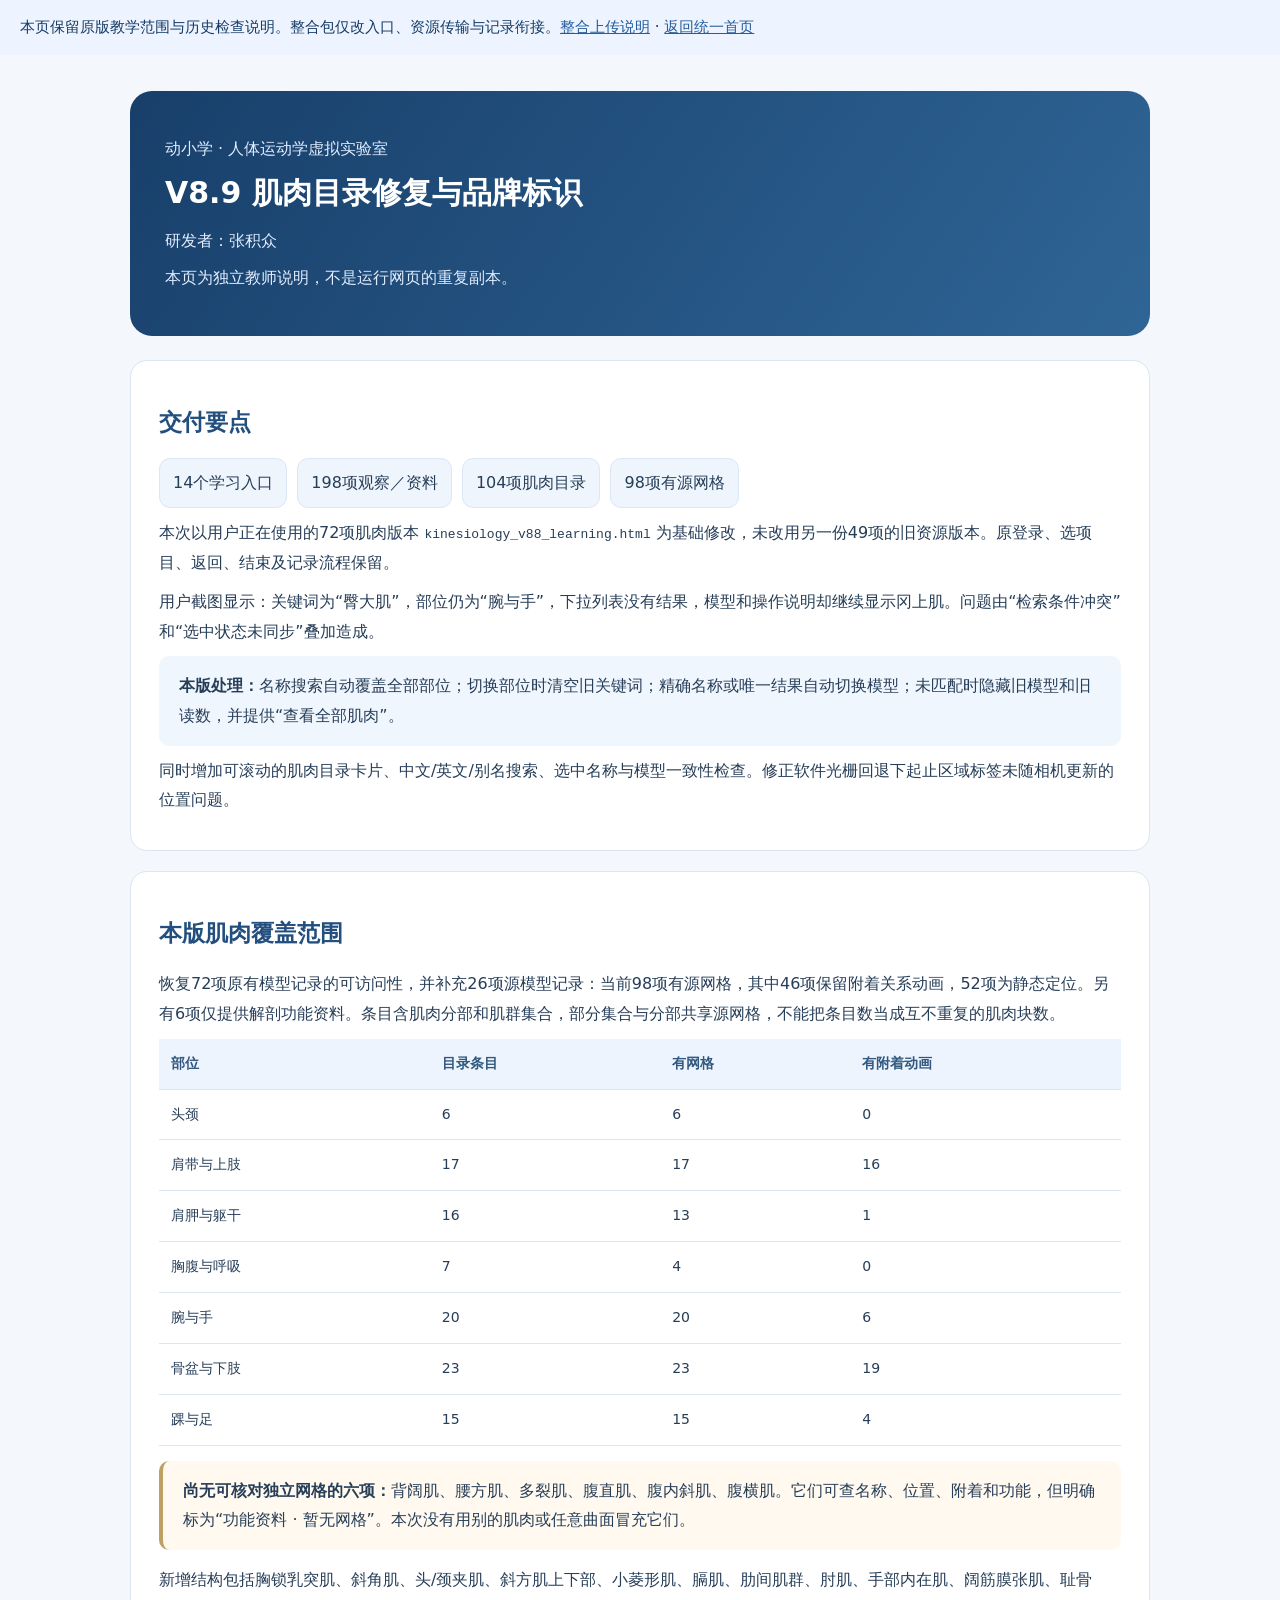
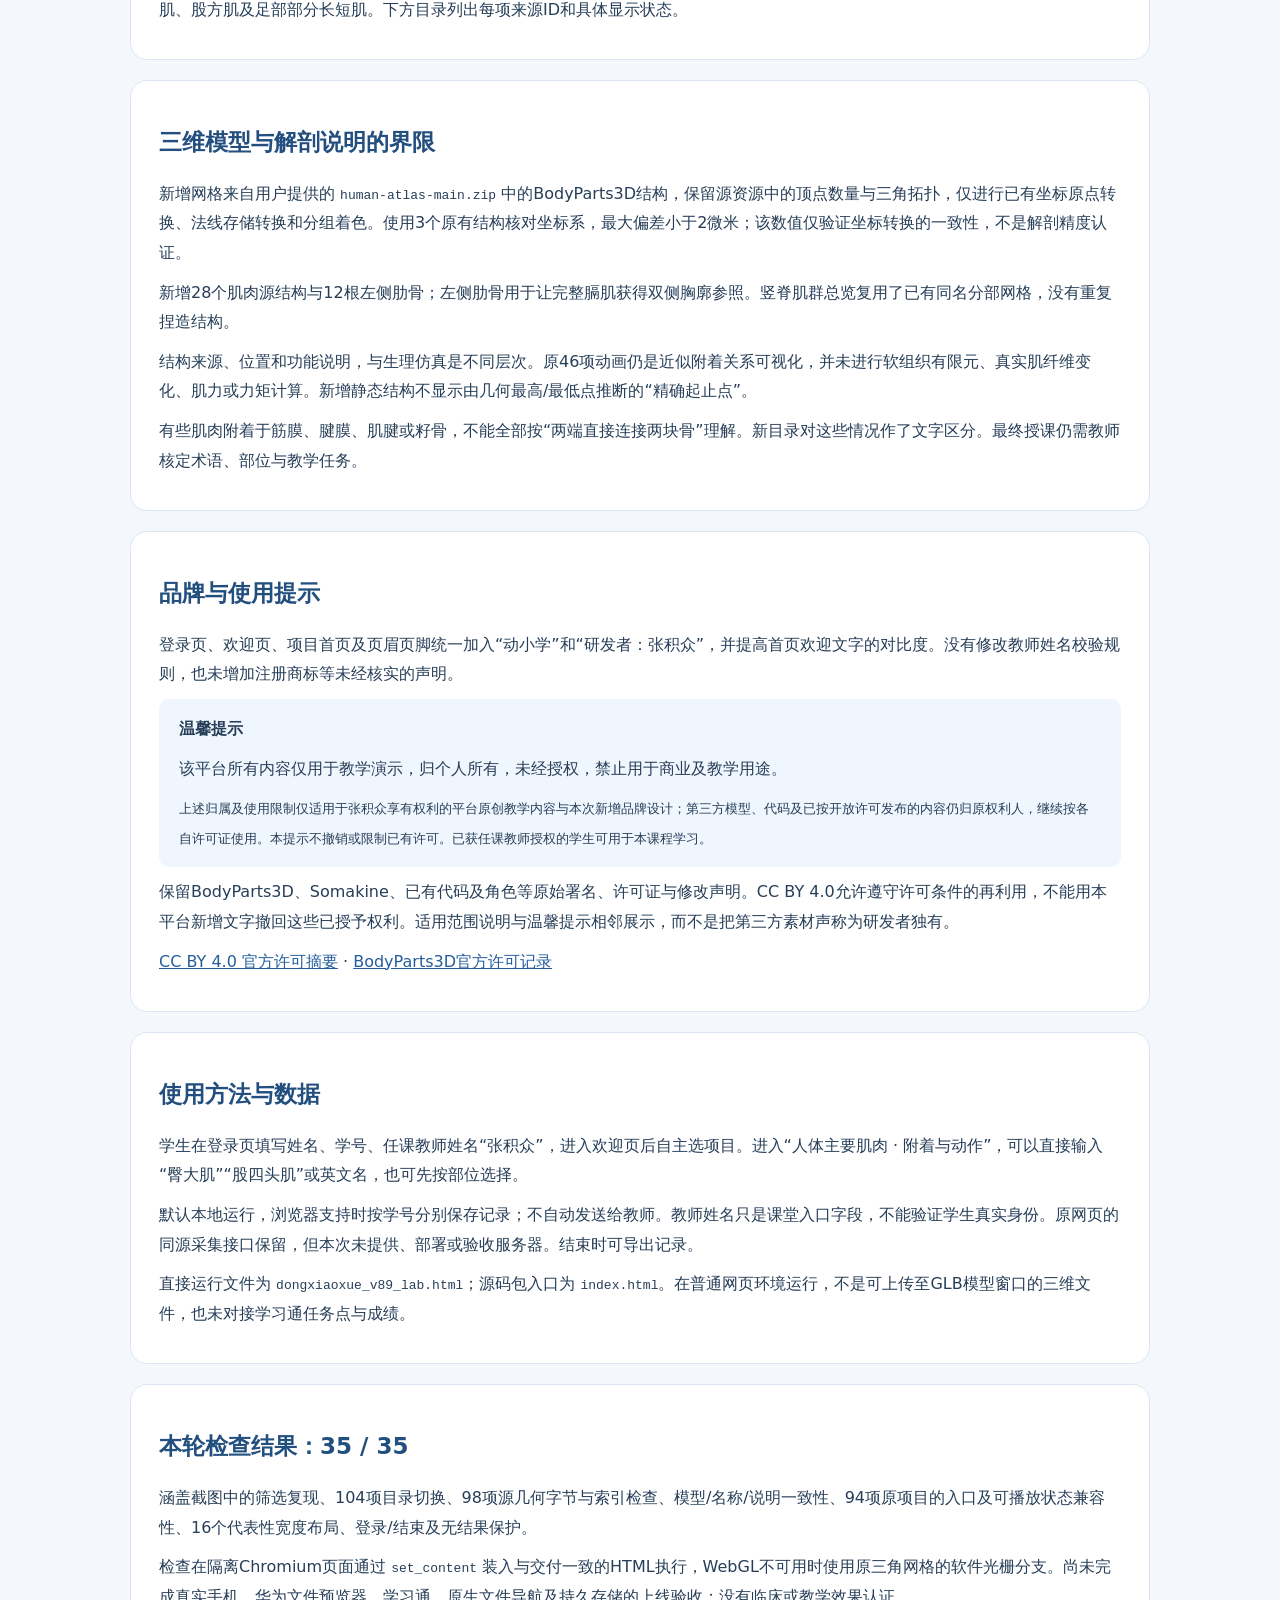
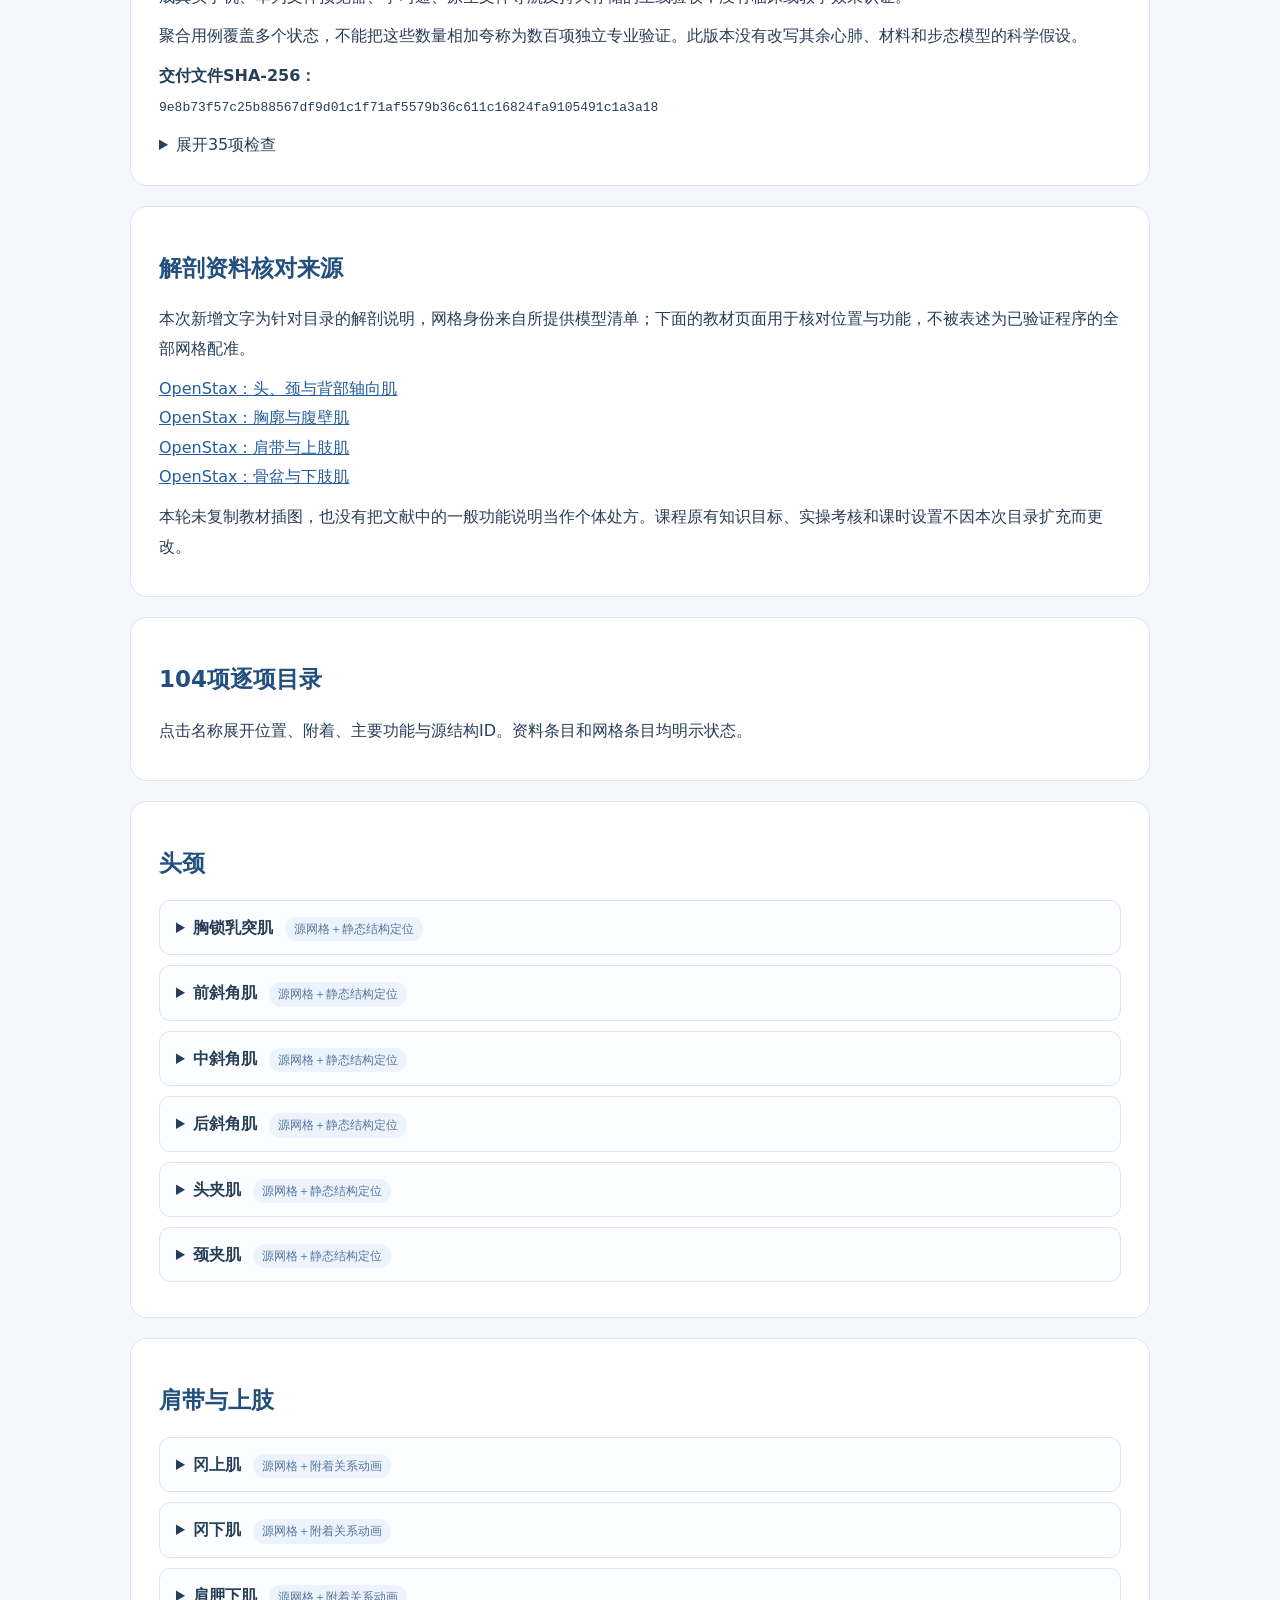
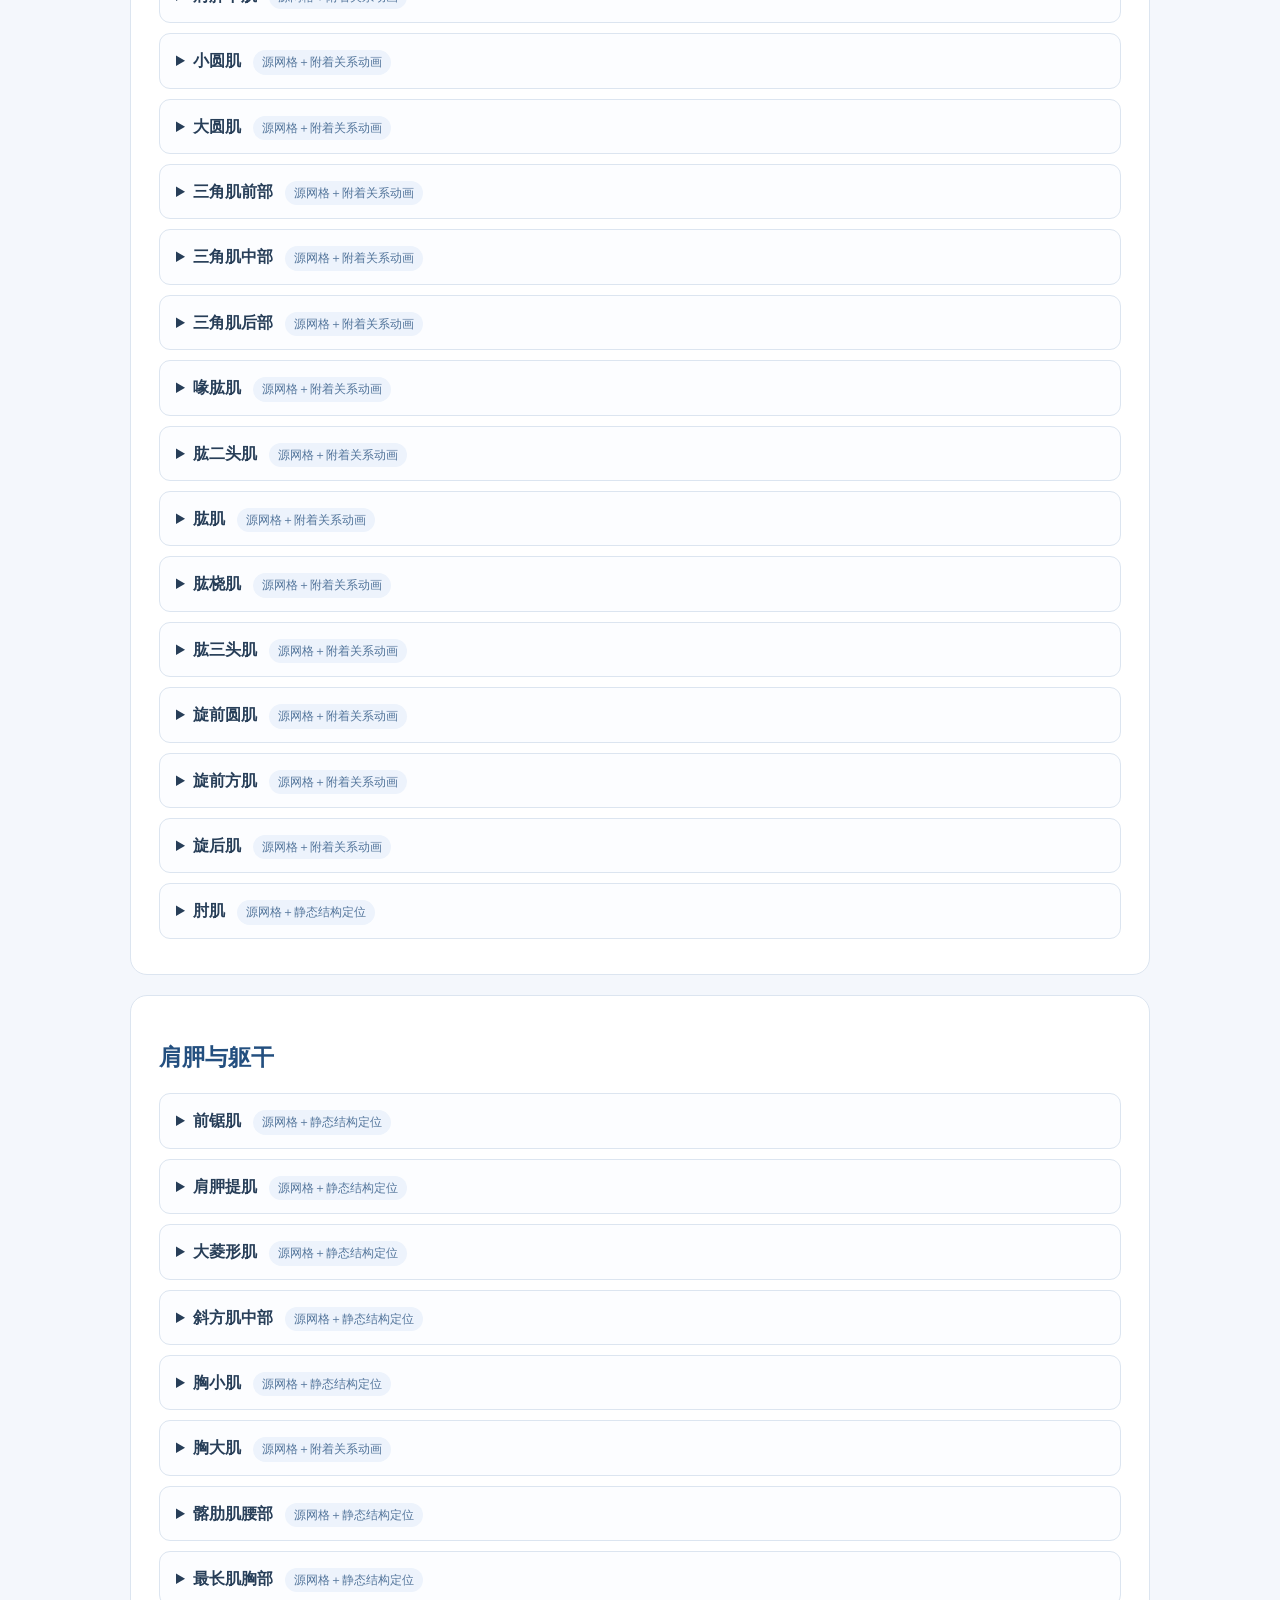
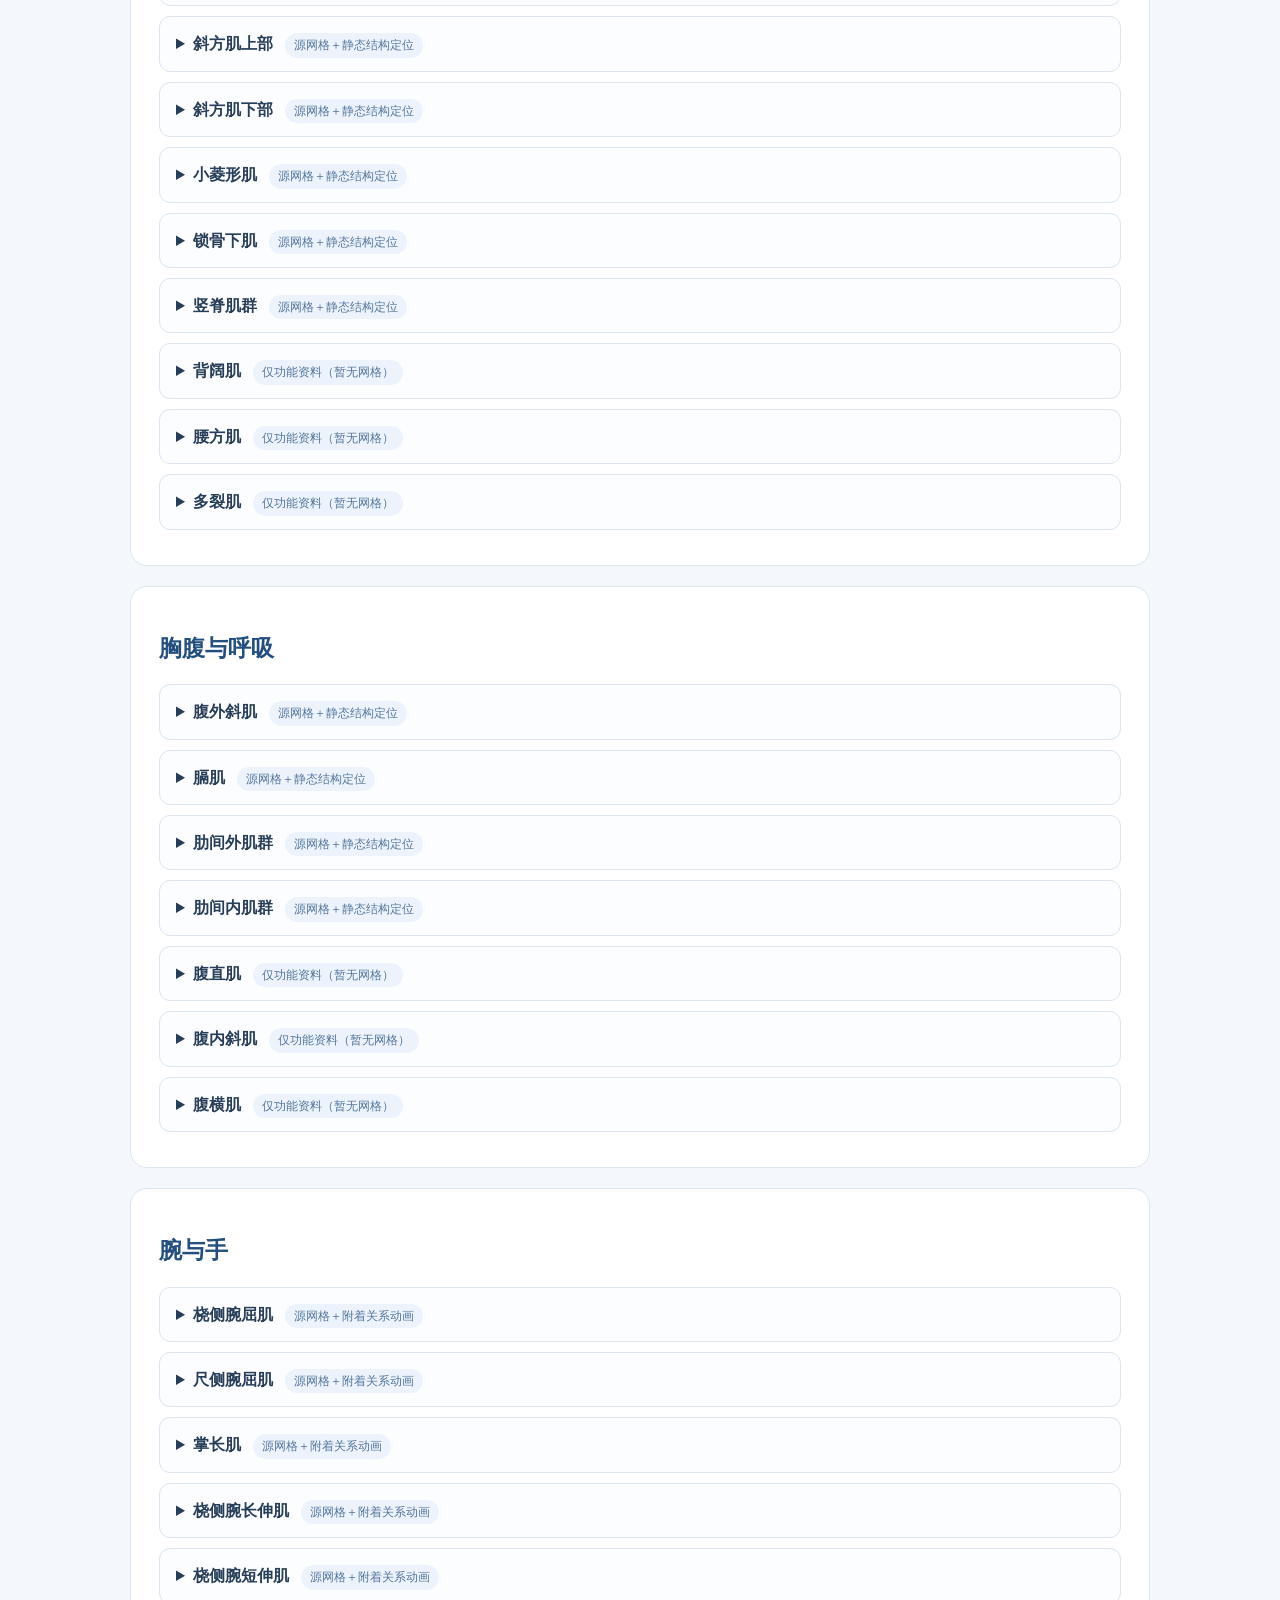
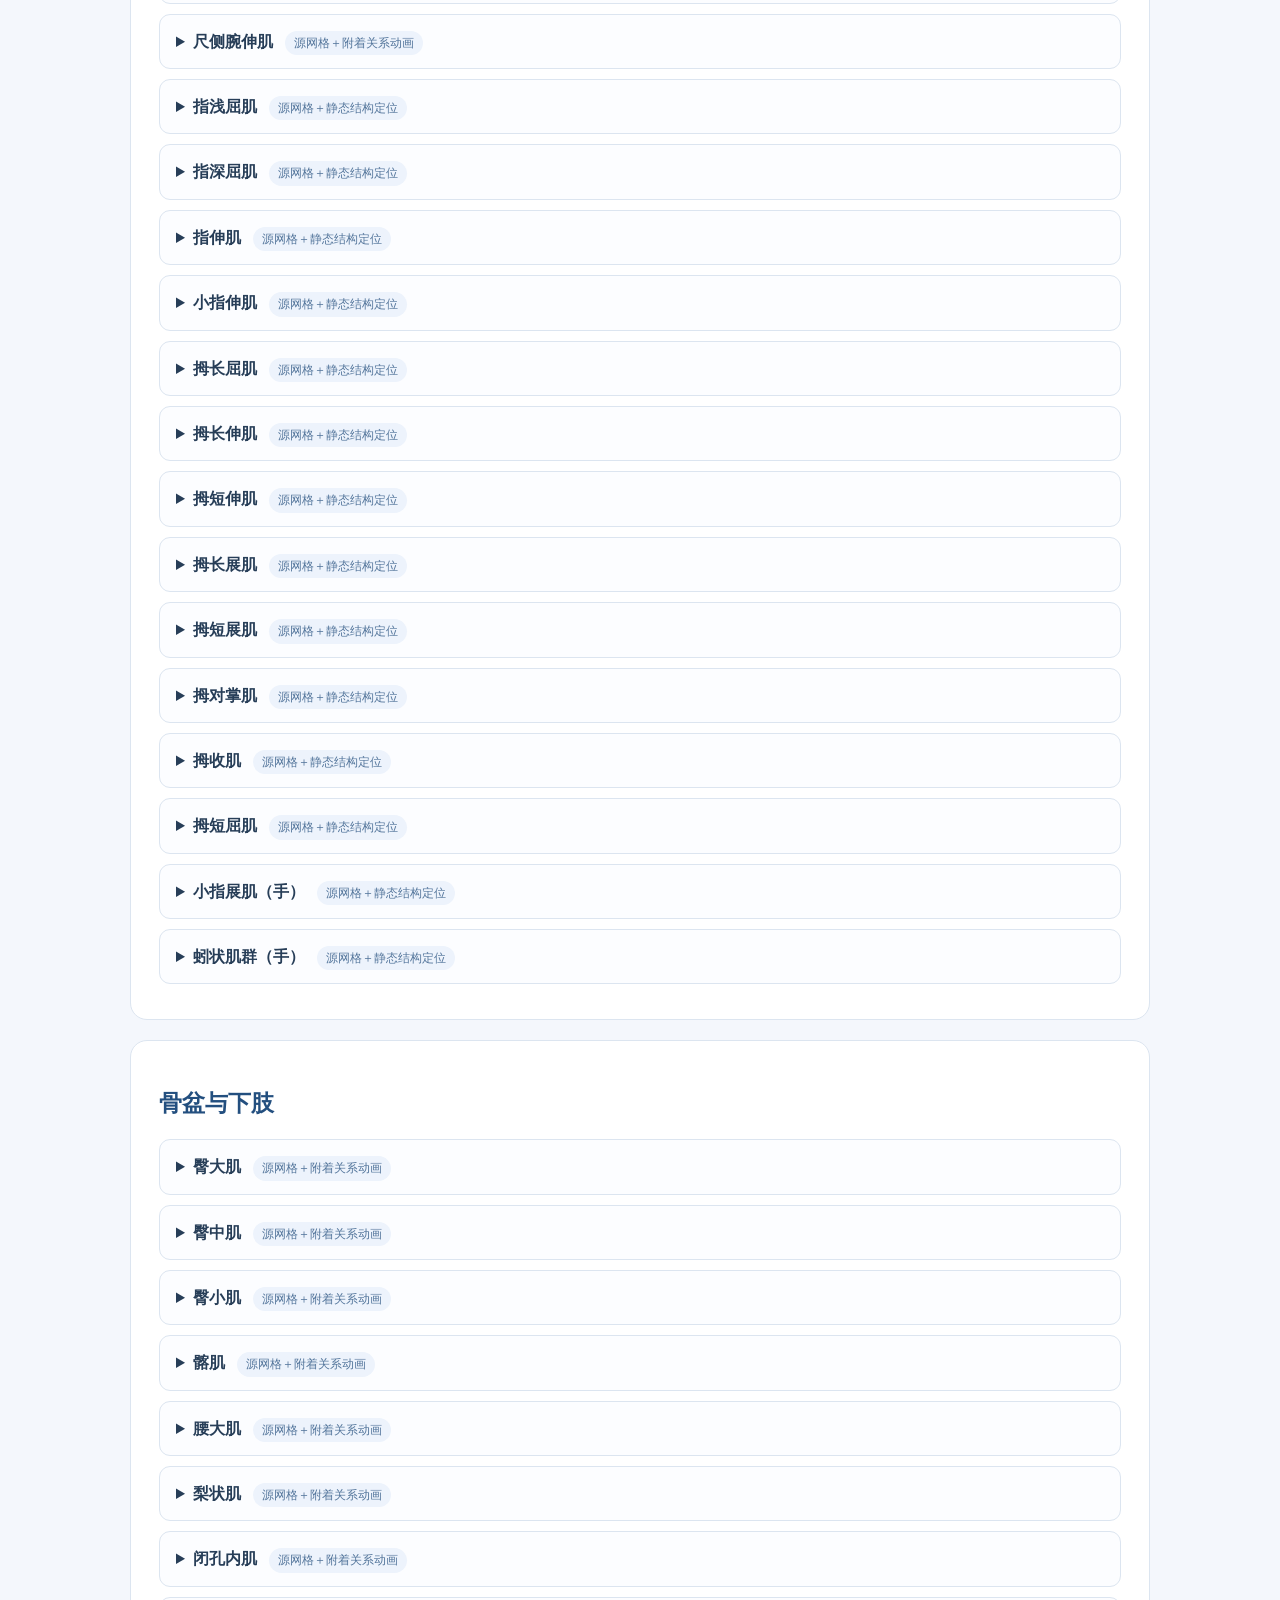
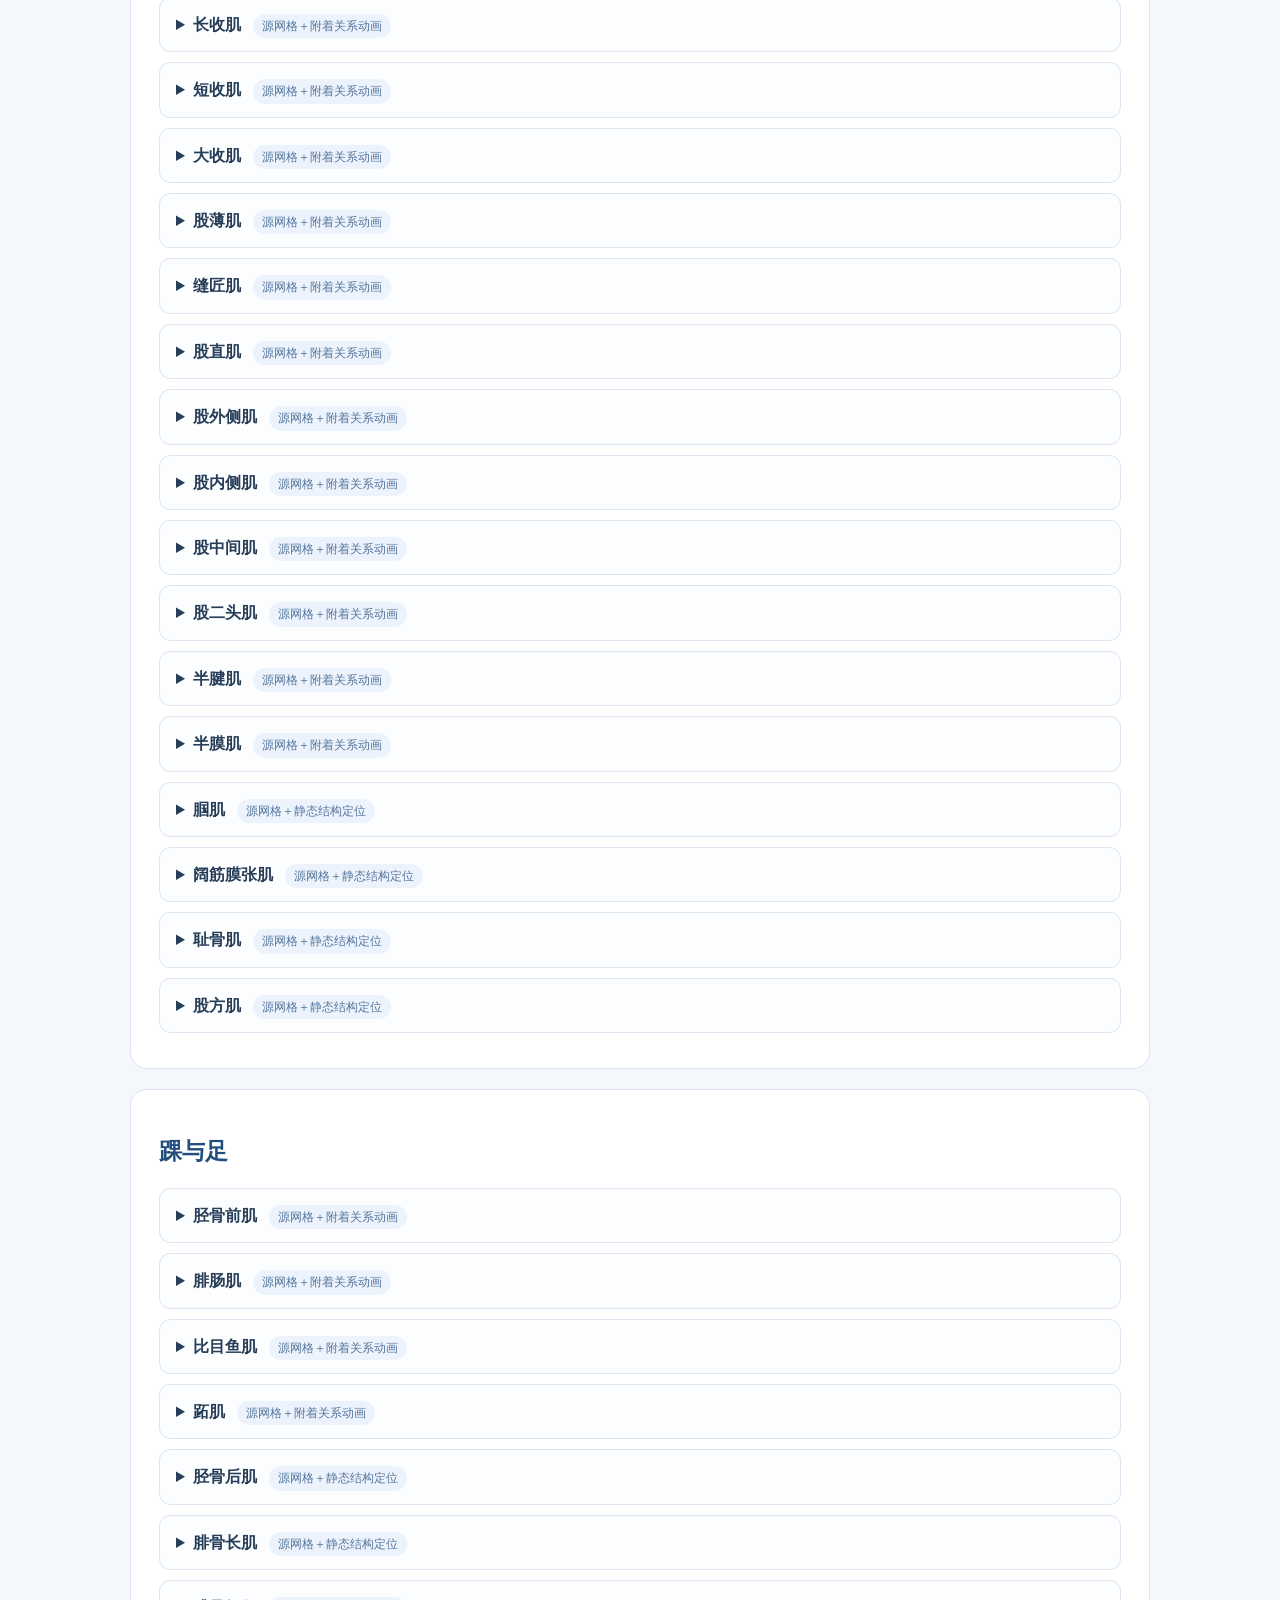
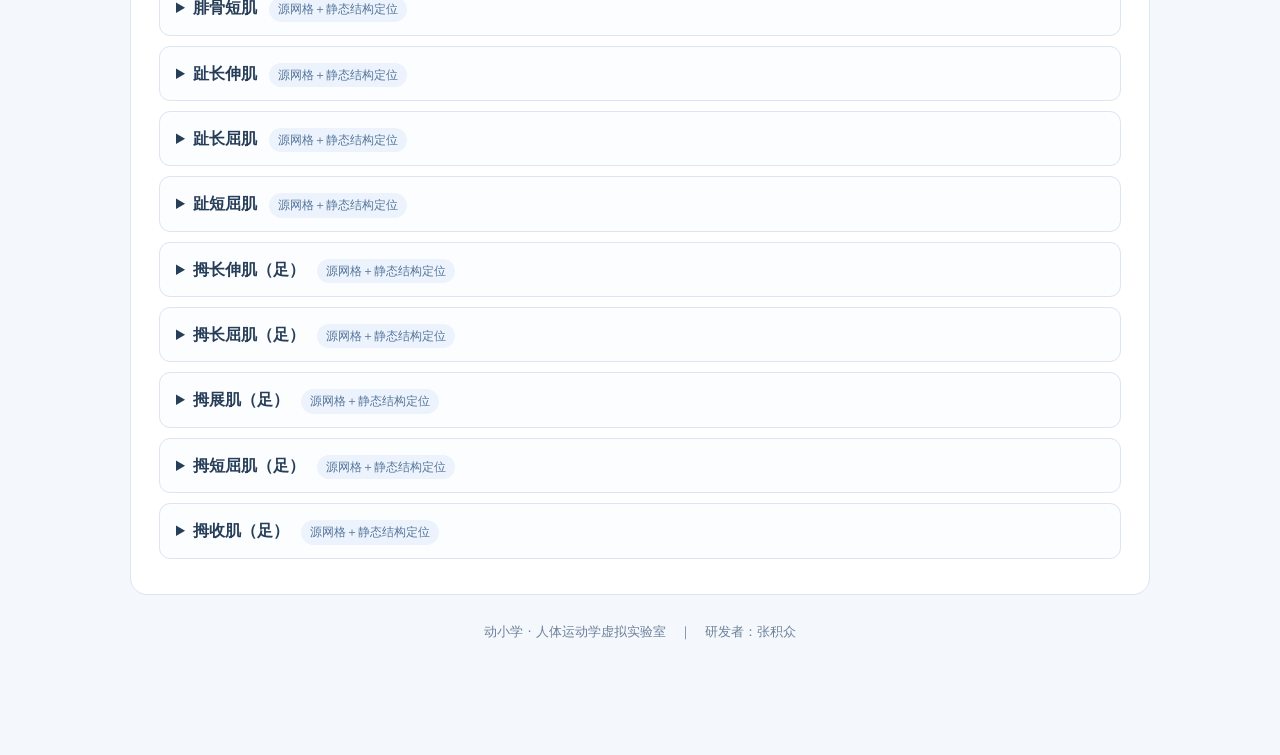
<file: docs/lab-guide.html>
<!doctype html><html lang="zh-CN"><head><meta charset="utf-8"><meta name="viewport" content="width=device-width,initial-scale=1"><title>动小学 V8.9 · 教师审阅与主要肌肉目录</title><style>
*{box-sizing:border-box}body{margin:0;background:#f4f7fc;color:#273e58;font:16px/1.85 system-ui,-apple-system,"Microsoft YaHei",sans-serif}main{max-width:1060px;margin:36px auto;padding:0 20px 50px}header{background:linear-gradient(125deg,#183f6a,#2f6596);padding:35px;border-radius:22px;color:white;margin-bottom:24px}header h1{font-size:30px;line-height:1.4;margin:6px 0 12px}header p{margin:8px 0;color:#e1edff}h2{font-size:23px;line-height:1.5;color:#234f7f}h3{font-size:18px;margin:20px 0 6px}section{padding:25px 28px;background:white;border:1px solid #dce5f0;border-radius:17px;margin:20px 0}p{margin:10px 0}a{color:#245d9d}.alert{background:#fff9ef;border-left:4px solid #bea062;padding:15px 20px;margin:15px 0;border-radius:10px}.tip{background:#f0f6fe;padding:15px 20px;border-radius:10px}.muted{color:#647994;font-size:14px}.scroll{overflow-x:auto}table{border-collapse:collapse;width:100%;font-size:14px}th,td{padding:12px;border-bottom:1px solid #dde6f0;text-align:left;vertical-align:top}th{background:#eef4fd;color:#31587f}.entry{border:1px solid #dce5f0;border-radius:11px;margin:10px 0;padding:0 16px;background:#fcfdff}.entry summary{padding:13px 0;cursor:pointer;line-height:1.7}.tag{display:inline-block;font-size:12px;padding:2px 9px;margin-left:12px;background:#edf3fc;border-radius:14px;color:#53759b;font-weight:400}.ids{font-size:12px;color:#5b718b;overflow-wrap:anywhere}code{font-size:13px;overflow-wrap:anywhere}.counts{display:flex;gap:10px;flex-wrap:wrap}.counts span{padding:9px 13px;background:#eff5fd;border:1px solid #dbe6f6;border-radius:11px}footer{text-align:center;color:#6d819a;font-size:13px;margin:25px}@media(max-width:650px){main{padding:0 12px}header,section{padding:22px 18px}header h1{font-size:25px}.tag{margin-left:0;display:block;width:max-content}}
</style></head><body><div style="padding:14px 20px;background:#eef4ff;color:#153c66;font:15px/1.8 system-ui">本页保留原版教学范围与历史检查说明。整合包仅改入口、资源传输与记录衔接。<a href="../DEPLOY_GUIDE.html">整合上传说明</a> · <a href="../index.html">返回统一首页</a></div><main><header><p>动小学 · 人体运动学虚拟实验室</p><h1>V8.9 肌肉目录修复与品牌标识</h1><p>研发者：张积众</p><p>本页为独立教师说明，不是运行网页的重复副本。</p></header>
<section><h2>交付要点</h2><div class="counts"><span>14个学习入口</span><span>198项观察／资料</span><span>104项肌肉目录</span><span>98项有源网格</span></div><p>本次以用户正在使用的72项肌肉版本 <code>kinesiology_v88_learning.html</code> 为基础修改，未改用另一份49项的旧资源版本。原登录、选项目、返回、结束及记录流程保留。</p><p>用户截图显示：关键词为“臀大肌”，部位仍为“腕与手”，下拉列表没有结果，模型和操作说明却继续显示冈上肌。问题由“检索条件冲突”和“选中状态未同步”叠加造成。</p><div class="tip"><b>本版处理：</b>名称搜索自动覆盖全部部位；切换部位时清空旧关键词；精确名称或唯一结果自动切换模型；未匹配时隐藏旧模型和旧读数，并提供“查看全部肌肉”。</div><p>同时增加可滚动的肌肉目录卡片、中文/英文/别名搜索、选中名称与模型一致性检查。修正软件光栅回退下起止区域标签未随相机更新的位置问题。</p></section>
<section><h2>本版肌肉覆盖范围</h2><p>恢复72项原有模型记录的可访问性，并补充26项源模型记录：当前98项有源网格，其中46项保留附着关系动画，52项为静态定位。另有6项仅提供解剖功能资料。条目含肌肉分部和肌群集合，部分集合与分部共享源网格，不能把条目数当成互不重复的肌肉块数。</p><div class="scroll"><table><tr><th>部位</th><th>目录条目</th><th>有网格</th><th>有附着动画</th></tr><tr><td>头颈</td><td>6</td><td>6</td><td>0</td></tr><tr><td>肩带与上肢</td><td>17</td><td>17</td><td>16</td></tr><tr><td>肩胛与躯干</td><td>16</td><td>13</td><td>1</td></tr><tr><td>胸腹与呼吸</td><td>7</td><td>4</td><td>0</td></tr><tr><td>腕与手</td><td>20</td><td>20</td><td>6</td></tr><tr><td>骨盆与下肢</td><td>23</td><td>23</td><td>19</td></tr><tr><td>踝与足</td><td>15</td><td>15</td><td>4</td></tr></table></div><div class="alert"><b>尚无可核对独立网格的六项：</b>背阔肌、腰方肌、多裂肌、腹直肌、腹内斜肌、腹横肌。它们可查名称、位置、附着和功能，但明确标为“功能资料 · 暂无网格”。本次没有用别的肌肉或任意曲面冒充它们。</div><p>新增结构包括胸锁乳突肌、斜角肌、头/颈夹肌、斜方肌上下部、小菱形肌、膈肌、肋间肌群、肘肌、手部内在肌、阔筋膜张肌、耻骨肌、股方肌及足部部分长短肌。下方目录列出每项来源ID和具体显示状态。</p></section>
<section><h2>三维模型与解剖说明的界限</h2><p>新增网格来自用户提供的 <code>human-atlas-main.zip</code> 中的BodyParts3D结构，保留源资源中的顶点数量与三角拓扑，仅进行已有坐标原点转换、法线存储转换和分组着色。使用3个原有结构核对坐标系，最大偏差小于2微米；该数值仅验证坐标转换的一致性，不是解剖精度认证。</p><p>新增28个肌肉源结构与12根左侧肋骨；左侧肋骨用于让完整膈肌获得双侧胸廓参照。竖脊肌群总览复用了已有同名分部网格，没有重复捏造结构。</p><p>结构来源、位置和功能说明，与生理仿真是不同层次。原46项动画仍是近似附着关系可视化，并未进行软组织有限元、真实肌纤维变化、肌力或力矩计算。新增静态结构不显示由几何最高/最低点推断的“精确起止点”。</p><p>有些肌肉附着于筋膜、腱膜、肌腱或籽骨，不能全部按“两端直接连接两块骨”理解。新目录对这些情况作了文字区分。最终授课仍需教师核定术语、部位与教学任务。</p></section>
<section><h2>品牌与使用提示</h2><p>登录页、欢迎页、项目首页及页眉页脚统一加入“动小学”和“研发者：张积众”，并提高首页欢迎文字的对比度。没有修改教师姓名校验规则，也未增加注册商标等未经核实的声明。</p><div class="tip"><b>温馨提示</b><p>该平台所有内容仅用于教学演示，归个人所有，未经授权，禁止用于商业及教学用途。</p><small>上述归属及使用限制仅适用于张积众享有权利的平台原创教学内容与本次新增品牌设计；第三方模型、代码及已按开放许可发布的内容仍归原权利人，继续按各自许可证使用。本提示不撤销或限制已有许可。已获任课教师授权的学生可用于本课程学习。</small></div><p>保留BodyParts3D、Somakine、已有代码及角色等原始署名、许可证与修改声明。CC BY 4.0允许遵守许可条件的再利用，不能用本平台新增文字撤回这些已授予权利。适用范围说明与温馨提示相邻展示，而不是把第三方素材声称为研发者独有。</p><p><a href="https://creativecommons.org/licenses/by/4.0/deed.zh-hans" target="_blank" rel="noopener">CC BY 4.0 官方许可摘要</a> · <a href="https://dbarchive.biosciencedbc.jp/en/bodyparts3d/lic.html" target="_blank" rel="noopener">BodyParts3D官方许可记录</a></p></section>
<section><h2>使用方法与数据</h2><p>学生在登录页填写姓名、学号、任课教师姓名“张积众”，进入欢迎页后自主选项目。进入“人体主要肌肉 · 附着与动作”，可以直接输入“臀大肌”“股四头肌”或英文名，也可先按部位选择。</p><p>默认本地运行，浏览器支持时按学号分别保存记录；不自动发送给教师。教师姓名只是课堂入口字段，不能验证学生真实身份。原网页的同源采集接口保留，但本次未提供、部署或验收服务器。结束时可导出记录。</p><p>直接运行文件为 <code>dongxiaoxue_v89_lab.html</code>；源码包入口为 <code>index.html</code>。在普通网页环境运行，不是可上传至GLB模型窗口的三维文件，也未对接学习通任务点与成绩。</p></section>
<section><h2>本轮检查结果：35 / 35</h2><p>涵盖截图中的筛选复现、104项目录切换、98项源几何字节与索引检查、模型/名称/说明一致性、94项原项目的入口及可播放状态兼容性、16个代表性宽度布局、登录/结束及无结果保护。</p><p>检查在隔离Chromium页面通过 <code>set_content</code> 装入与交付一致的HTML执行，WebGL不可用时使用原三角网格的软件光栅分支。尚未完成真实手机、华为文件预览器、学习通、原生文件导航及持久存储的上线验收；没有临床或教学效果认证。</p><p>聚合用例覆盖多个状态，不能把这些数量相加夸称为数百项独立专业验证。此版本没有改写其余心肺、材料和步态模型的科学假设。</p><p><b>交付文件SHA-256：</b><br><code>9e8b73f57c25b88567df9d01c1f71af5579b36c611c16824fa9105491c1a3a18</code></p><details><summary>展开35项检查</summary><div class="scroll"><table><tr><th>检查</th><th>结果</th></tr><tr><td>104 catalogue records have unique IDs</td><td>通过</td></tr><tr><td>98 source-mesh entries and 6 explicitly reference-only entries</td><td>通过</td></tr><tr><td>All 98 mesh-entry buffers and index ranges are finite and consistent</td><td>通过</td></tr><tr><td>No reference-only entry points at a substitute mesh</td><td>通过</td></tr><tr><td>New static meshes do not expose invented motion or exact attachment markers</td><td>通过</td></tr><tr><td>Login has three fields and projects are hidden</td><td>通过</td></tr><tr><td>Login brand, developer and scoped use notice are visible</td><td>通过</td></tr><tr><td>Incorrect teacher does not grant entry</td><td>通过</td></tr><tr><td>Correct teacher grants welcome and preserves leading zeros</td><td>通过</td></tr><tr><td>Homepage carries brand, developer and all 14 project entries</td><td>通过</td></tr><tr><td>Homepage total comes from actual 198 observations</td><td>通过</td></tr><tr><td>Muscle entry shows full 104-choice directory</td><td>通过</td></tr><tr><td>Initial muscle, selection and details agree</td><td>通过</td></tr><tr><td>Region selection displays only that region and clears old text</td><td>通过</td></tr><tr><td>Screenshot regression: hand filter cannot block gluteus search</td><td>通过</td></tr><tr><td>Gluteus dropdown, command, label and detail now agree</td><td>通过</td></tr><tr><td>Gluteus animation advances actual selected-mesh attachment state</td><td>通过</td></tr><tr><td>Attachment label stays synchronized with rendered mesh projection</td><td>通过</td></tr><tr><td>English search resolves real biceps entry</td><td>通过</td></tr><tr><td>Quadriceps alias returns its four separate muscle entries</td><td>通过</td></tr><tr><td>No result hides previous model, details and playback</td><td>通过</td></tr><tr><td>No result cannot continue stale animation</td><td>通过</td></tr><tr><td>Reset restores complete catalogue and a matching model</td><td>通过</td></tr><tr><td>Missing mesh entry displays reference card, not previous muscle</td><td>通过</td></tr><tr><td>New diaphragm entry has its own real source mesh</td><td>通过</td></tr><tr><td>Static diaphragm has no fake movement, marker labels or measurements</td><td>通过</td></tr><tr><td>Diaphragm is surrounded by left and right rib contexts</td><td>通过</td></tr><tr><td>Changing region after a keyword clears keyword and selects matching structure</td><td>通过</td></tr><tr><td>104 catalogue entries: selector/model/details consistent at 0/50/100%</td><td>通过</td></tr><tr><td>Reopening atlas resets to full searchable catalogue</td><td>通过</td></tr><tr><td>94 retained course entries still mount at three progress states</td><td>通过</td></tr><tr><td>16 responsive home/catalogue/search/reference layouts have no page-width overflow</td><td>通过</td></tr><tr><td>Finish retains branded notice and thank-you flow</td><td>通过</td></tr><tr><td>No uncaught browser script errors</td><td>通过</td></tr><tr><td>No caught rendering error reports</td><td>通过</td></tr></table></div></details></section>
<section><h2>解剖资料核对来源</h2><p>本次新增文字为针对目录的解剖说明，网格身份来自所提供模型清单；下面的教材页面用于核对位置与功能，不被表述为已验证程序的全部网格配准。</p><p><a href="https://openstax.org/books/anatomy-and-physiology-2e/pages/11-3-axial-muscles-of-the-head-neck-and-back">OpenStax：头、颈与背部轴向肌</a><br><a href="https://openstax.org/books/anatomy-and-physiology-2e/pages/11-4-axial-muscles-of-the-abdominal-wall-and-thorax">OpenStax：胸廓与腹壁肌</a><br><a href="https://openstax.org/books/anatomy-and-physiology-2e/pages/11-5-muscles-of-the-pectoral-girdle-and-upper-limbs">OpenStax：肩带与上肢肌</a><br><a href="https://openstax.org/books/anatomy-and-physiology-2e/pages/11-6-appendicular-muscles-of-the-pelvic-girdle-and-lower-limbs">OpenStax：骨盆与下肢肌</a></p><p>本轮未复制教材插图，也没有把文献中的一般功能说明当作个体处方。课程原有知识目标、实操考核和课时设置不因本次目录扩充而更改。</p></section>
<section><h2>104项逐项目录</h2><p>点击名称展开位置、附着、主要功能与源结构ID。资料条目和网格条目均明示状态。</p></section>
<section><h2>头颈</h2><details class="entry"><summary><b>胸锁乳突肌</b><span class="tag">源网格＋静态结构定位</span></summary><p class="muted">Right sternocleidomastoid</p><p><b>位置：</b>颈前外侧的浅层带状肌，自胸锁部斜行至耳后乳突。</p><p><b>起点／近端附着：</b>胸骨柄前面、锁骨内侧段上面</p><p><b>止点／远端附着：</b>颞骨乳突及上项线外侧部</p><p><b>主要功能：</b>单侧收缩可使头颈向同侧侧屈、向对侧旋转；双侧参与颈屈曲，作用随头颈姿势及固定条件改变。</p><p class="muted">保留来源网格与原比例；仅结构定位，没有新增未经核定的动态绑定。</p><p class="ids">来源结构：FJ1595</p></details><details class="entry"><summary><b>前斜角肌</b><span class="tag">源网格＋静态结构定位</span></summary><p class="muted">Right scalenus anterior</p><p><b>位置：</b>颈侧深部，胸锁乳突肌深面；不是肩关节外展肌。</p><p><b>起点／近端附着：</b>第3—6颈椎横突前结节</p><p><b>止点／远端附着：</b>第1肋斜角肌结节</p><p><b>主要功能：</b>参与颈侧屈；颈部固定时辅助提起第1肋。</p><p class="muted">保留来源网格与原比例；仅结构定位，没有新增未经核定的动态绑定。</p><p class="ids">来源结构：FJ1592</p></details><details class="entry"><summary><b>中斜角肌</b><span class="tag">源网格＋静态结构定位</span></summary><p class="muted">Right scalenus medius</p><p><b>位置：</b>位于前斜角肌后方的颈侧深层肌。</p><p><b>起点／近端附着：</b>第2—7颈椎横突后结节</p><p><b>止点／远端附着：</b>第1肋上面、锁骨下动脉沟后方</p><p><b>主要功能：</b>参与颈侧屈；颈部固定时可辅助提起第1肋。</p><p class="muted">保留来源网格与原比例；仅结构定位，没有新增未经核定的动态绑定。</p><p class="ids">来源结构：FJ1593</p></details><details class="entry"><summary><b>后斜角肌</b><span class="tag">源网格＋静态结构定位</span></summary><p class="muted">Right scalenus posterior</p><p><b>位置：</b>斜角肌群后部，自下位颈椎斜向第2肋。</p><p><b>起点／近端附着：</b>第4—6颈椎横突后结节</p><p><b>止点／远端附着：</b>第2肋外面</p><p><b>主要功能：</b>参与颈侧屈，固定条件适当时可辅助提起第2肋。</p><p class="muted">保留来源网格与原比例；仅结构定位，没有新增未经核定的动态绑定。</p><p class="ids">来源结构：FJ1594</p></details><details class="entry"><summary><b>头夹肌</b><span class="tag">源网格＋静态结构定位</span></summary><p class="muted">Right splenius capitis</p><p><b>位置：</b>颈后部，在斜方肌深面向外上方走行。</p><p><b>起点／近端附着：</b>项韧带下部、C7及上位胸椎棘突</p><p><b>止点／远端附着：</b>乳突、上项线外侧部</p><p><b>主要功能：</b>双侧共同参与头颈后伸；单侧可使头颈同侧侧屈和旋转。</p><p class="muted">保留来源网格与原比例；仅结构定位，没有新增未经核定的动态绑定。</p><p class="ids">来源结构：FJ1545</p></details><details class="entry"><summary><b>颈夹肌</b><span class="tag">源网格＋静态结构定位</span></summary><p class="muted">Right splenius cervicis</p><p><b>位置：</b>头夹肌下外侧的颈后深层肌。</p><p><b>起点／近端附着：</b>上位胸椎棘突（主要T3—T6）</p><p><b>止点／远端附着：</b>上位颈椎横突（主要C1—C3）</p><p><b>主要功能：</b>参与颈后伸、同侧侧屈和旋转。</p><p class="muted">保留来源网格与原比例；仅结构定位，没有新增未经核定的动态绑定。</p><p class="ids">来源结构：FJ1546</p></details></section><section><h2>肩带与上肢</h2><details class="entry"><summary><b>冈上肌</b><span class="tag">源网格＋附着关系动画</span></summary><p class="muted">Right supraspinatus</p><p><b>位置：</b>在肩带或上臂区域，结合肩胛骨、肱骨和前臂骨定位。</p><p><b>起点／近端附着：</b>肩胛骨冈上窝</p><p><b>止点／远端附着：</b>肱骨大结节上面</p><p><b>主要功能：</b>参与肩外展，并与肩袖共同稳定肱骨头。</p><p class="muted">同源骨肌：单一主动作的附着关系可视化；不计算肌力、肌纤维或接触。</p><p class="ids">来源结构：FJ1506</p></details><details class="entry"><summary><b>冈下肌</b><span class="tag">源网格＋附着关系动画</span></summary><p class="muted">Right infraspinatus muscle</p><p><b>位置：</b>在肩带或上臂区域，结合肩胛骨、肱骨和前臂骨定位。</p><p><b>起点／近端附着：</b>肩胛骨冈下窝</p><p><b>止点／远端附着：</b>肱骨大结节中面</p><p><b>主要功能：</b>肩外旋；参与盂肱关节稳定。</p><p class="muted">同源骨肌：单一主动作的附着关系可视化；不计算肌力、肌纤维或接触。</p><p class="ids">来源结构：FJ1500</p></details><details class="entry"><summary><b>肩胛下肌</b><span class="tag">源网格＋附着关系动画</span></summary><p class="muted">Right subscapularis</p><p><b>位置：</b>在肩带或上臂区域，结合肩胛骨、肱骨和前臂骨定位。</p><p><b>起点／近端附着：</b>肩胛骨肩胛下窝</p><p><b>止点／远端附着：</b>肱骨小结节</p><p><b>主要功能：</b>肩内旋；参与盂肱关节稳定。</p><p class="muted">同源骨肌：单一主动作的附着关系可视化；不计算肌力、肌纤维或接触。</p><p class="ids">来源结构：FJ1504</p></details><details class="entry"><summary><b>小圆肌</b><span class="tag">源网格＋附着关系动画</span></summary><p class="muted">Right teres minor</p><p><b>位置：</b>在肩带或上臂区域，结合肩胛骨、肱骨和前臂骨定位。</p><p><b>起点／近端附着：</b>肩胛骨外侧缘后面</p><p><b>止点／远端附着：</b>肱骨大结节下面</p><p><b>主要功能：</b>肩外旋；协助肩内收和稳定。</p><p class="muted">同源骨肌：单一主动作的附着关系可视化；不计算肌力、肌纤维或接触。</p><p class="ids">来源结构：FJ1508</p></details><details class="entry"><summary><b>大圆肌</b><span class="tag">源网格＋附着关系动画</span></summary><p class="muted">Right teres major</p><p><b>位置：</b>在肩带或上臂区域，结合肩胛骨、肱骨和前臂骨定位。</p><p><b>起点／近端附着：</b>肩胛骨下角后面</p><p><b>止点／远端附着：</b>肱骨小结节嵴</p><p><b>主要功能：</b>肩后伸、内收、内旋。</p><p class="muted">同源骨肌：单一主动作的附着关系可视化；不计算肌力、肌纤维或接触。</p><p class="ids">来源结构：FJ1507</p></details><details class="entry"><summary><b>三角肌前部</b><span class="tag">源网格＋附着关系动画</span></summary><p class="muted">Clavicular part of right deltoid</p><p><b>位置：</b>在肩带或上臂区域，结合肩胛骨、肱骨和前臂骨定位。</p><p><b>起点／近端附着：</b>锁骨外侧段前缘</p><p><b>止点／远端附着：</b>肱骨三角肌粗隆</p><p><b>主要功能：</b>肩前屈；协助肩内旋。</p><p class="muted">同源骨肌：单一主动作的附着关系可视化；不计算肌力、肌纤维或接触。</p><p class="ids">来源结构：FJ1468</p></details><details class="entry"><summary><b>三角肌中部</b><span class="tag">源网格＋附着关系动画</span></summary><p class="muted">Acromial part of right deltoid</p><p><b>位置：</b>在肩带或上臂区域，结合肩胛骨、肱骨和前臂骨定位。</p><p><b>起点／近端附着：</b>肩胛骨肩峰</p><p><b>止点／远端附着：</b>肱骨三角肌粗隆</p><p><b>主要功能：</b>主要参与肩外展。</p><p class="muted">同源骨肌：单一主动作的附着关系可视化；不计算肌力、肌纤维或接触。</p><p class="ids">来源结构：FJ1467</p></details><details class="entry"><summary><b>三角肌后部</b><span class="tag">源网格＋附着关系动画</span></summary><p class="muted">Spinal part of right deltoid</p><p><b>位置：</b>在肩带或上臂区域，结合肩胛骨、肱骨和前臂骨定位。</p><p><b>起点／近端附着：</b>肩胛骨肩胛冈</p><p><b>止点／远端附着：</b>肱骨三角肌粗隆</p><p><b>主要功能：</b>肩后伸；协助肩外旋。</p><p class="muted">同源骨肌：单一主动作的附着关系可视化；不计算肌力、肌纤维或接触。</p><p class="ids">来源结构：FJ1513</p></details><details class="entry"><summary><b>喙肱肌</b><span class="tag">源网格＋附着关系动画</span></summary><p class="muted">Right coracobrachialis</p><p><b>位置：</b>在肩带或上臂区域，结合肩胛骨、肱骨和前臂骨定位。</p><p><b>起点／近端附着：</b>肩胛骨喙突</p><p><b>止点／远端附着：</b>肱骨中段内侧面</p><p><b>主要功能：</b>肩前屈与内收。</p><p class="muted">同源骨肌：单一主动作的附着关系可视化；不计算肌力、肌纤维或接触。</p><p class="ids">来源结构：FJ1488</p></details><details class="entry"><summary><b>肱二头肌</b><span class="tag">源网格＋附着关系动画</span></summary><p class="muted">Long head of right biceps brachii / Short head of right biceps brachii</p><p><b>位置：</b>在肩带或上臂区域，结合肩胛骨、肱骨和前臂骨定位。</p><p><b>起点／近端附着：</b>长头：肩胛骨盂上结节；短头：喙突</p><p><b>止点／远端附着：</b>桡骨粗隆及前臂筋膜（腱膜）</p><p><b>主要功能：</b>屈肘、前臂旋后；跨肩的两头还参与肩部动作。</p><p class="muted">同源骨肌：单一主动作的附着关系可视化；不计算肌力、肌纤维或接触。</p><p class="ids">来源结构：FJ1478 / FJ1512</p></details><details class="entry"><summary><b>肱肌</b><span class="tag">源网格＋附着关系动画</span></summary><p class="muted">Right brachialis</p><p><b>位置：</b>在肩带或上臂区域，结合肩胛骨、肱骨和前臂骨定位。</p><p><b>起点／近端附着：</b>肱骨下半部前面</p><p><b>止点／远端附着：</b>尺骨粗隆和冠突</p><p><b>主要功能：</b>屈肘；止于尺骨，不随桡骨旋前旋后改变附着骨。</p><p class="muted">同源骨肌：单一主动作的附着关系可视化；不计算肌力、肌纤维或接触。</p><p class="ids">来源结构：FJ1486</p></details><details class="entry"><summary><b>肱桡肌</b><span class="tag">源网格＋附着关系动画</span></summary><p class="muted">Right brachioradialis</p><p><b>位置：</b>在肩带或上臂区域，结合肩胛骨、肱骨和前臂骨定位。</p><p><b>起点／近端附着：</b>肱骨外上髁上嵴</p><p><b>止点／远端附着：</b>桡骨茎突近侧</p><p><b>主要功能：</b>参与屈肘，前臂中立位时尤其便于观察。</p><p class="muted">同源骨肌：单一主动作的附着关系可视化；不计算肌力、肌纤维或接触。</p><p class="ids">来源结构：FJ1487</p></details><details class="entry"><summary><b>肱三头肌</b><span class="tag">源网格＋附着关系动画</span></summary><p class="muted">Long head of right triceps brachii / Medial head of right triceps brachii / Lateral head of right triceps brachii</p><p><b>位置：</b>在肩带或上臂区域，结合肩胛骨、肱骨和前臂骨定位。</p><p><b>起点／近端附着：</b>长头：盂下结节；其余头：肱骨后面</p><p><b>止点／远端附着：</b>尺骨鹰嘴</p><p><b>主要功能：</b>伸肘；长头还跨肩关节。</p><p class="muted">同源骨肌：单一主动作的附着关系可视化；不计算肌力、肌纤维或接触。</p><p class="ids">来源结构：FJ1479 / FJ1480 / FJ1477</p></details><details class="entry"><summary><b>旋前圆肌</b><span class="tag">源网格＋附着关系动画</span></summary><p class="muted">Humeral head of right pronator teres / Ulnar head of right pronator teres</p><p><b>位置：</b>在肩带或上臂区域，结合肩胛骨、肱骨和前臂骨定位。</p><p><b>起点／近端附着：</b>肱骨内上髁、尺骨冠突</p><p><b>止点／远端附着：</b>桡骨中段外侧面</p><p><b>主要功能：</b>前臂旋前；协助屈肘。</p><p class="muted">同源骨肌：单一主动作的附着关系可视化；不计算肌力、肌纤维或接触。</p><p class="ids">来源结构：FJ1474 / FJ1516</p></details><details class="entry"><summary><b>旋前方肌</b><span class="tag">源网格＋附着关系动画</span></summary><p class="muted">Right pronator quadratus</p><p><b>位置：</b>在肩带或上臂区域，结合肩胛骨、肱骨和前臂骨定位。</p><p><b>起点／近端附着：</b>尺骨远端前面</p><p><b>止点／远端附着：</b>桡骨远端前面</p><p><b>主要功能：</b>前臂旋前，并稳定远侧桡尺关系。</p><p class="muted">同源骨肌：单一主动作的附着关系可视化；不计算肌力、肌纤维或接触。</p><p class="ids">来源结构：FJ1503</p></details><details class="entry"><summary><b>旋后肌</b><span class="tag">源网格＋附着关系动画</span></summary><p class="muted">Right supinator</p><p><b>位置：</b>在肩带或上臂区域，结合肩胛骨、肱骨和前臂骨定位。</p><p><b>起点／近端附着：</b>肱骨外上髁、尺骨旋后肌嵴及邻近韧带</p><p><b>止点／远端附着：</b>桡骨近端周围</p><p><b>主要功能：</b>前臂旋后。</p><p class="muted">同源骨肌：单一主动作的附着关系可视化；不计算肌力、肌纤维或接触。</p><p class="ids">来源结构：FJ1505</p></details><details class="entry"><summary><b>肘肌</b><span class="tag">源网格＋静态结构定位</span></summary><p class="muted">Right anconeus</p><p><b>位置：</b>肘后外侧的小三角形肌。</p><p><b>起点／近端附着：</b>肱骨外上髁后面</p><p><b>止点／远端附着：</b>尺骨鹰嘴外侧及近端后面</p><p><b>主要功能：</b>辅助伸肘，并参与肘关节稳定。</p><p class="muted">保留来源网格与原比例；仅结构定位，没有新增未经核定的动态绑定。</p><p class="ids">来源结构：FJ1485</p></details></section><section><h2>肩胛与躯干</h2><details class="entry"><summary><b>前锯肌</b><span class="tag">源网格＋静态结构定位</span></summary><p class="muted">Right serratus anterior</p><p><b>位置：</b>结合脊柱、肩胛骨及胸廓定位。</p><p><b>起点／近端附着：</b>上部肋骨外侧面</p><p><b>止点／远端附着：</b>肩胛骨内侧缘前面</p><p><b>主要功能：</b>肩胛骨前伸、上回旋；使肩胛贴近胸壁。</p><p class="muted">保留源肌骨形态和起止文字。该结构尚无核定的局部关节绑定，不播放替代性变形。</p><p class="ids">来源结构：FJ1459</p></details><details class="entry"><summary><b>肩胛提肌</b><span class="tag">源网格＋静态结构定位</span></summary><p class="muted">Right levator scapulae</p><p><b>位置：</b>结合脊柱、肩胛骨及胸廓定位。</p><p><b>起点／近端附着：</b>C1—C4横突</p><p><b>止点／远端附着：</b>肩胛骨上角及邻近内侧缘</p><p><b>主要功能：</b>肩胛上提、下回旋；颈部功能取决于固定端。</p><p class="muted">保留源肌骨形态和起止文字。该结构尚无核定的局部关节绑定，不播放替代性变形。</p><p class="ids">来源结构：FJ1532</p></details><details class="entry"><summary><b>大菱形肌</b><span class="tag">源网格＋静态结构定位</span></summary><p class="muted">Right rhomboid major</p><p><b>位置：</b>结合脊柱、肩胛骨及胸廓定位。</p><p><b>起点／近端附着：</b>T2—T5棘突</p><p><b>止点／远端附着：</b>肩胛骨内侧缘</p><p><b>主要功能：</b>肩胛后缩、下回旋并稳定。</p><p class="muted">保留源肌骨形态和起止文字。该结构尚无核定的局部关节绑定，不播放替代性变形。</p><p class="ids">来源结构：FJ1536</p></details><details class="entry"><summary><b>斜方肌中部</b><span class="tag">源网格＋静态结构定位</span></summary><p class="muted">Transverse part of right trapezius</p><p><b>位置：</b>结合脊柱、肩胛骨及胸廓定位。</p><p><b>起点／近端附着：</b>下颈、上胸段棘突及相邻韧带</p><p><b>止点／远端附着：</b>肩峰及肩胛冈</p><p><b>主要功能：</b>肩胛后缩。当前模型只显示中部，不代表全斜方肌。</p><p class="muted">保留源肌骨形态和起止文字。该结构尚无核定的局部关节绑定，不播放替代性变形。</p><p class="ids">来源结构：FJ1554</p></details><details class="entry"><summary><b>胸小肌</b><span class="tag">源网格＋静态结构定位</span></summary><p class="muted">Right pectoralis minor</p><p><b>位置：</b>结合脊柱、肩胛骨及胸廓定位。</p><p><b>起点／近端附着：</b>第3—5肋前部</p><p><b>止点／远端附着：</b>肩胛骨喙突</p><p><b>主要功能：</b>肩胛前倾、下压等；固定肩胛时可辅助吸气。</p><p class="muted">保留源肌骨形态和起止文字。该结构尚无核定的局部关节绑定，不播放替代性变形。</p><p class="ids">来源结构：FJ1456</p></details><details class="entry"><summary><b>胸大肌</b><span class="tag">源网格＋附着关系动画</span></summary><p class="muted">Abdominal part of right pectoralis major / Sternocostal part of right pectoralis major / Clavicular part of right pectoralis major</p><p><b>位置：</b>结合脊柱、肩胛骨及胸廓定位。</p><p><b>起点／近端附着：</b>锁骨内侧段、胸骨、上部肋软骨及腹外斜肌腱膜</p><p><b>止点／远端附着：</b>肱骨大结节嵴</p><p><b>主要功能：</b>肩内收和内旋；锁骨部还参与肩前屈。</p><p class="muted">同源骨肌：单一主动作的附着关系可视化；不计算肌力、肌纤维或接触。</p><p class="ids">来源结构：FJ1446 / FJ1464 / FJ1447</p></details><details class="entry"><summary><b>髂肋肌腰部</b><span class="tag">源网格＋静态结构定位</span></summary><p class="muted">Right iliocostalis lumborum</p><p><b>位置：</b>结合脊柱、肩胛骨及胸廓定位。</p><p><b>起点／近端附着：</b>骶骨、髂嵴等共同起始腱</p><p><b>止点／远端附着：</b>下位肋骨与腰椎横突等</p><p><b>主要功能：</b>双侧参与躯干后伸，单侧同侧侧屈。</p><p class="muted">保留源肌骨形态和起止文字。该结构尚无核定的局部关节绑定，不播放替代性变形。</p><p class="ids">来源结构：FJ1527</p></details><details class="entry"><summary><b>最长肌胸部</b><span class="tag">源网格＋静态结构定位</span></summary><p class="muted">Right longissimus thoracis</p><p><b>位置：</b>结合脊柱、肩胛骨及胸廓定位。</p><p><b>起点／近端附着：</b>竖脊肌共同起始腱及腰椎横突</p><p><b>止点／远端附着：</b>胸椎横突及邻近肋骨</p><p><b>主要功能：</b>双侧参与后伸，单侧同侧侧屈。</p><p class="muted">保留源肌骨形态和起止文字。该结构尚无核定的局部关节绑定，不播放替代性变形。</p><p class="ids">来源结构：FJ1535</p></details><details class="entry"><summary><b>斜方肌上部</b><span class="tag">源网格＋静态结构定位</span></summary><p class="muted">Descending part of right trapezius</p><p><b>位置：</b>颈肩后方，自枕颈部向外下走向锁骨。</p><p><b>起点／近端附着：</b>上项线内侧部、枕外隆凸、项韧带</p><p><b>止点／远端附着：</b>锁骨外侧1/3</p><p><b>主要功能：</b>肩胛上提；与斜方肌下部和前锯肌共同参与肩胛上回旋。</p><p class="muted">保留来源网格与原比例；仅结构定位，没有新增未经核定的动态绑定。</p><p class="ids">来源结构：FJ1521</p></details><details class="entry"><summary><b>斜方肌下部</b><span class="tag">源网格＋静态结构定位</span></summary><p class="muted">Ascending part of right trapezius</p><p><b>位置：</b>背部浅层三角区的下部纤维，向外上方汇聚。</p><p><b>起点／近端附着：</b>中下位胸椎棘突及棘上韧带</p><p><b>止点／远端附着：</b>肩胛冈内侧部</p><p><b>主要功能：</b>肩胛下降，并参与上回旋和肩胛稳定。</p><p class="muted">保留来源网格与原比例；仅结构定位，没有新增未经核定的动态绑定。</p><p class="ids">来源结构：FJ1520</p></details><details class="entry"><summary><b>小菱形肌</b><span class="tag">源网格＋静态结构定位</span></summary><p class="muted">Right rhomboid minor</p><p><b>位置：</b>肩胛骨内侧，大菱形肌上方，位于斜方肌深面。</p><p><b>起点／近端附着：</b>项韧带下部、C7—T1棘突</p><p><b>止点／远端附着：</b>肩胛冈根部附近的肩胛骨内侧缘</p><p><b>主要功能：</b>肩胛后缩、下回旋并协助稳定肩胛。</p><p class="muted">保留来源网格与原比例；仅结构定位，没有新增未经核定的动态绑定。</p><p class="ids">来源结构：FJ1537</p></details><details class="entry"><summary><b>锁骨下肌</b><span class="tag">源网格＋静态结构定位</span></summary><p class="muted">Right subclavius</p><p><b>位置：</b>第1肋与锁骨之间的小肌，位于锁骨下方。</p><p><b>起点／近端附着：</b>第1肋及肋软骨交界附近</p><p><b>止点／远端附着：</b>锁骨中段下沟</p><p><b>主要功能：</b>参与锁骨固定和下降，稳定胸锁关节区域。</p><p class="muted">保留来源网格与原比例；仅结构定位，没有新增未经核定的动态绑定。</p><p class="ids">来源结构：FJ1460</p></details><details class="entry"><summary><b>竖脊肌群</b><span class="tag">源网格＋静态结构定位</span></summary><p class="muted">Right iliocostalis cervicis / Right iliocostalis lumborum / Right iliocostalis thoracis / Right longissimus capitis / Right longissimus cervicis / Right longissimus thoracis / spinalis / Right spinalis thoracis</p><p><b>位置：</b>脊柱两侧的纵向肌柱；这是肌群总览，与各分部条目共享对应源网格。</p><p><b>起点／近端附着：</b>骶骨、髂嵴后部及椎骨棘突等共同起始区</p><p><b>止点／远端附着：</b>各部至肋骨、椎骨横突或棘突等，随髂肋肌、最长肌、棘肌分部不同</p><p><b>主要功能：</b>双侧参与脊柱后伸、姿势维持；单侧参与同侧侧屈。</p><p class="muted">保留来源网格与原比例；仅结构定位，没有新增未经核定的动态绑定。</p><p class="ids">来源结构：FJ1526 / FJ1527 / FJ1528 / FJ1533 / FJ1534 / FJ1535 / FJ1543 / FJ1544</p></details><details class="entry"><summary><b>背阔肌</b><span class="tag">仅功能资料（暂无网格）</span></summary><p class="muted">Latissimus dorsi</p><p><b>位置：</b>背部下方的宽大浅层肌，向外上方汇聚至肱骨。</p><p><b>起点／近端附着：</b>下位胸椎棘突、胸腰筋膜、髂嵴后部及下位肋骨等</p><p><b>止点／远端附着：</b>肱骨结节间沟底</p><p><b>主要功能：</b>肩后伸、内收和内旋；上肢固定时参与躯干上提等任务。</p><p class="muted">资料条目：已有资源中无该肌肉的独立可核对网格；不显示替代模型。</p><p class="ids">来源结构：无对应可核对网格，不显示替代结构</p></details><details class="entry"><summary><b>腰方肌</b><span class="tag">仅功能资料（暂无网格）</span></summary><p class="muted">Quadratus lumborum</p><p><b>位置：</b>腹后壁深部，位于腰大肌外侧。</p><p><b>起点／近端附着：</b>髂嵴和髂腰韧带</p><p><b>止点／远端附着：</b>第12肋与L1—L4横突</p><p><b>主要功能：</b>躯干同侧侧屈、固定第12肋，参与腰部稳定。</p><p class="muted">资料条目：已有资源中无该肌肉的独立可核对网格；不显示替代模型。</p><p class="ids">来源结构：无对应可核对网格，不显示替代结构</p></details><details class="entry"><summary><b>多裂肌</b><span class="tag">仅功能资料（暂无网格）</span></summary><p class="muted">Multifidus</p><p><b>位置：</b>棘突两侧深层短斜肌束。</p><p><b>起点／近端附着：</b>骶骨、腰椎乳突及胸颈椎相关突起</p><p><b>止点／远端附着：</b>跨越若干节段的上位椎骨棘突</p><p><b>主要功能：</b>参与椎间稳定、脊柱后伸及对侧旋转；不能用整体脊柱一根轴代替其全部功能。</p><p class="muted">资料条目：已有资源中无该肌肉的独立可核对网格；不显示替代模型。</p><p class="ids">来源结构：无对应可核对网格，不显示替代结构</p></details></section><section><h2>胸腹与呼吸</h2><details class="entry"><summary><b>腹外斜肌</b><span class="tag">源网格＋静态结构定位</span></summary><p class="muted">Right external oblique</p><p><b>位置：</b>结合肋骨、胸骨、脊柱与腹壁方向定位。</p><p><b>起点／近端附着：</b>下部肋骨外面</p><p><b>止点／远端附着：</b>髂嵴、腹白线等腱膜附着</p><p><b>主要功能：</b>双侧使躯干前屈并压腹；单侧参与对侧旋转。</p><p class="muted">保留源肌骨形态和起止文字。该结构尚无核定的局部关节绑定，不播放替代性变形。</p><p class="ids">来源结构：FJ1452</p></details><details class="entry"><summary><b>膈肌</b><span class="tag">源网格＋静态结构定位</span></summary><p class="muted">Diaphragm</p><p><b>位置：</b>分隔胸腔和腹腔的穹隆形肌性结构。</p><p><b>起点／近端附着：</b>剑突、下6肋及其肋软骨内面、腰椎及弓状韧带等</p><p><b>止点／远端附着：</b>中心腱</p><p><b>主要功能：</b>主要吸气肌：收缩使穹隆下降，增加胸腔上下径；也参与腹压调节。</p><p class="muted">保留来源网格与原比例；仅结构定位，没有新增未经核定的动态绑定。</p><p class="ids">来源结构：FJ3131</p></details><details class="entry"><summary><b>肋间外肌群</b><span class="tag">源网格＋静态结构定位</span></summary><p class="muted">external intercostal muscle</p><p><b>位置：</b>肋间隙浅层；本资源为右侧多束集合，不是单块肌。</p><p><b>起点／近端附着：</b>各相邻肋间上位肋骨下缘</p><p><b>止点／远端附着：</b>相邻下位肋骨上缘</p><p><b>主要功能：</b>参与提肋、维持肋间隙，辅助吸气。</p><p class="muted">保留来源网格与原比例；仅结构定位，没有新增未经核定的动态绑定。</p><p class="ids">来源结构：FJ1451</p></details><details class="entry"><summary><b>肋间内肌群</b><span class="tag">源网格＋静态结构定位</span></summary><p class="muted">internal intercostal muscle</p><p><b>位置：</b>肋间外肌深面；本资源为右侧多束集合。</p><p><b>起点／近端附着：</b>各相邻肋间上位肋骨内面、肋沟区域</p><p><b>止点／远端附着：</b>相邻下位肋骨上缘</p><p><b>主要功能：</b>骨间部可参与用力呼气；软骨间部可参与吸气，不能把所有纤维统称为呼气肌。</p><p class="muted">保留来源网格与原比例；仅结构定位，没有新增未经核定的动态绑定。</p><p class="ids">来源结构：FJ1455</p></details><details class="entry"><summary><b>腹直肌</b><span class="tag">仅功能资料（暂无网格）</span></summary><p class="muted">Rectus abdominis</p><p><b>位置：</b>腹前壁中线两侧、腹直肌鞘内的带状肌。</p><p><b>起点／近端附着：</b>耻骨嵴与耻骨联合</p><p><b>止点／远端附着：</b>第5—7肋软骨及剑突</p><p><b>主要功能：</b>躯干前屈，压缩腹腔并参与骨盆与躯干控制。</p><p class="muted">资料条目：已有资源中无该肌肉的独立可核对网格；不显示替代模型。</p><p class="ids">来源结构：无对应可核对网格，不显示替代结构</p></details><details class="entry"><summary><b>腹内斜肌</b><span class="tag">仅功能资料（暂无网格）</span></summary><p class="muted">Internal oblique</p><p><b>位置：</b>腹外斜肌深层、腹横肌浅层。</p><p><b>起点／近端附着：</b>胸腰筋膜、髂嵴、腹股沟韧带外侧部</p><p><b>止点／远端附着：</b>下位肋骨、腹白线和耻骨等</p><p><b>主要功能：</b>压缩腹腔；双侧参与躯干前屈，单侧参与同侧旋转和侧屈。</p><p class="muted">资料条目：已有资源中无该肌肉的独立可核对网格；不显示替代模型。</p><p class="ids">来源结构：无对应可核对网格，不显示替代结构</p></details><details class="entry"><summary><b>腹横肌</b><span class="tag">仅功能资料（暂无网格）</span></summary><p class="muted">Transversus abdominis</p><p><b>位置：</b>腹侧壁最深的扁肌，纤维主要横行。</p><p><b>起点／近端附着：</b>下位肋软骨内面、胸腰筋膜、髂嵴及腹股沟韧带外侧部</p><p><b>止点／远端附着：</b>腹白线与耻骨等</p><p><b>主要功能：</b>压缩腹腔、参与腹压和躯干稳定，不以产生大幅关节运动为主要作用。</p><p class="muted">资料条目：已有资源中无该肌肉的独立可核对网格；不显示替代模型。</p><p class="ids">来源结构：无对应可核对网格，不显示替代结构</p></details></section><section><h2>腕与手</h2><details class="entry"><summary><b>桡侧腕屈肌</b><span class="tag">源网格＋附着关系动画</span></summary><p class="muted">Right flexor carpi radialis</p><p><b>位置：</b>在前臂或手部，观察肌腹与肌腱向手部的连续关系。</p><p><b>起点／近端附着：</b>肱骨内上髁</p><p><b>止点／远端附着：</b>第二掌骨底为主，常延至第三掌骨底</p><p><b>主要功能：</b>腕掌屈和桡偏。</p><p class="muted">同源骨肌：单一主动作的附着关系可视化；不计算肌力、肌纤维或接触。</p><p class="ids">来源结构：FJ1496</p></details><details class="entry"><summary><b>尺侧腕屈肌</b><span class="tag">源网格＋附着关系动画</span></summary><p class="muted">Humeral head of right flexor carpi ulnaris / Ulnar head of right flexor carpi ulnaris</p><p><b>位置：</b>在前臂或手部，观察肌腹与肌腱向手部的连续关系。</p><p><b>起点／近端附着：</b>肱骨内上髁、尺骨鹰嘴及后缘</p><p><b>止点／远端附着：</b>豌豆骨，并经韧带连至钩骨和第五掌骨底</p><p><b>主要功能：</b>腕掌屈和尺偏。</p><p class="muted">同源骨肌：单一主动作的附着关系可视化；不计算肌力、肌纤维或接触。</p><p class="ids">来源结构：FJ1473 / FJ1518</p></details><details class="entry"><summary><b>掌长肌</b><span class="tag">源网格＋附着关系动画</span></summary><p class="muted">Right palmaris longus</p><p><b>位置：</b>在前臂或手部，观察肌腹与肌腱向手部的连续关系。</p><p><b>起点／近端附着：</b>肱骨内上髁</p><p><b>止点／远端附着：</b>掌腱膜和屈肌支持带</p><p><b>主要功能：</b>张紧掌腱膜，协助腕掌屈；个体可缺如。</p><p class="muted">同源骨肌：单一主动作的附着关系可视化；不计算肌力、肌纤维或接触。</p><p class="ids">来源结构：FJ1502</p></details><details class="entry"><summary><b>桡侧腕长伸肌</b><span class="tag">源网格＋附着关系动画</span></summary><p class="muted">Right extensor carpi radialis longus</p><p><b>位置：</b>在前臂或手部，观察肌腹与肌腱向手部的连续关系。</p><p><b>起点／近端附着：</b>肱骨外上髁上嵴</p><p><b>止点／远端附着：</b>第二掌骨底背面</p><p><b>主要功能：</b>腕背伸和桡偏。</p><p class="muted">同源骨肌：单一主动作的附着关系可视化；不计算肌力、肌纤维或接触。</p><p class="ids">来源结构：FJ1490</p></details><details class="entry"><summary><b>桡侧腕短伸肌</b><span class="tag">源网格＋附着关系动画</span></summary><p class="muted">Right extensor carpi radialis brevis</p><p><b>位置：</b>在前臂或手部，观察肌腹与肌腱向手部的连续关系。</p><p><b>起点／近端附着：</b>肱骨外上髁</p><p><b>止点／远端附着：</b>第三掌骨底背面</p><p><b>主要功能：</b>腕背伸，协助桡偏。</p><p class="muted">同源骨肌：单一主动作的附着关系可视化；不计算肌力、肌纤维或接触。</p><p class="ids">来源结构：FJ1489</p></details><details class="entry"><summary><b>尺侧腕伸肌</b><span class="tag">源网格＋附着关系动画</span></summary><p class="muted">Right extensor carpi ulnaris / Right extensor carpi ulnaris</p><p><b>位置：</b>在前臂或手部，观察肌腹与肌腱向手部的连续关系。</p><p><b>起点／近端附着：</b>肱骨外上髁、尺骨后缘</p><p><b>止点／远端附着：</b>第五掌骨底背面</p><p><b>主要功能：</b>腕背伸和尺偏。</p><p class="muted">同源骨肌：单一主动作的附着关系可视化；不计算肌力、肌纤维或接触。</p><p class="ids">来源结构：FJ1472 / FJ1517</p></details><details class="entry"><summary><b>指浅屈肌</b><span class="tag">源网格＋静态结构定位</span></summary><p class="muted">Right flexor digitorum superficialis / Right flexor digitorum superficialis</p><p><b>位置：</b>在前臂或手部，观察肌腹与肌腱向手部的连续关系。</p><p><b>起点／近端附着：</b>肱骨内上髁、尺骨冠突和桡骨前面</p><p><b>止点／远端附着：</b>第2—5指中节指骨两侧</p><p><b>主要功能：</b>屈近侧指间关节；兼助掌指关节和腕掌屈。</p><p class="muted">保留源肌骨形态和起止文字。该结构尚无核定的局部关节绑定，不播放替代性变形。</p><p class="ids">来源结构：FJ1475 / FJ1499</p></details><details class="entry"><summary><b>指深屈肌</b><span class="tag">源网格＋静态结构定位</span></summary><p class="muted">Right flexor digitorum profundus</p><p><b>位置：</b>在前臂或手部，观察肌腹与肌腱向手部的连续关系。</p><p><b>起点／近端附着：</b>尺骨前内侧面及骨间膜</p><p><b>止点／远端附着：</b>第2—5指末节指骨底</p><p><b>主要功能：</b>屈远侧指间关节；兼助其他屈指动作。</p><p class="muted">保留源肌骨形态和起止文字。该结构尚无核定的局部关节绑定，不播放替代性变形。</p><p class="ids">来源结构：FJ1497</p></details><details class="entry"><summary><b>指伸肌</b><span class="tag">源网格＋静态结构定位</span></summary><p class="muted">Right extensor digitorum</p><p><b>位置：</b>在前臂或手部，观察肌腹与肌腱向手部的连续关系。</p><p><b>起点／近端附着：</b>肱骨外上髁</p><p><b>止点／远端附着：</b>第2—5指指背腱膜，延至中、末节指骨</p><p><b>主要功能：</b>伸指；参与腕背伸。</p><p class="muted">保留源肌骨形态和起止文字。该结构尚无核定的局部关节绑定，不播放替代性变形。</p><p class="ids">来源结构：FJ1492</p></details><details class="entry"><summary><b>小指伸肌</b><span class="tag">源网格＋静态结构定位</span></summary><p class="muted">Right extensor digiti minimi</p><p><b>位置：</b>在前臂或手部，观察肌腹与肌腱向手部的连续关系。</p><p><b>起点／近端附着：</b>肱骨外上髁</p><p><b>止点／远端附着：</b>第5指指背腱膜</p><p><b>主要功能：</b>伸小指。</p><p class="muted">保留源肌骨形态和起止文字。该结构尚无核定的局部关节绑定，不播放替代性变形。</p><p class="ids">来源结构：FJ1491</p></details><details class="entry"><summary><b>拇长屈肌</b><span class="tag">源网格＋静态结构定位</span></summary><p class="muted">Right flexor pollicis longus</p><p><b>位置：</b>在前臂或手部，观察肌腹与肌腱向手部的连续关系。</p><p><b>起点／近端附着：</b>桡骨前面和骨间膜</p><p><b>止点／远端附着：</b>拇指末节指骨底掌侧</p><p><b>主要功能：</b>主要屈拇指指间关节。</p><p class="muted">保留源肌骨形态和起止文字。该结构尚无核定的局部关节绑定，不播放替代性变形。</p><p class="ids">来源结构：FJ1498</p></details><details class="entry"><summary><b>拇长伸肌</b><span class="tag">源网格＋静态结构定位</span></summary><p class="muted">Right extensor pollicis longus</p><p><b>位置：</b>在前臂或手部，观察肌腹与肌腱向手部的连续关系。</p><p><b>起点／近端附着：</b>尺骨后面及骨间膜</p><p><b>止点／远端附着：</b>拇指末节指骨底背侧</p><p><b>主要功能：</b>伸拇指指间关节，并参与其他拇指伸展。</p><p class="muted">保留源肌骨形态和起止文字。该结构尚无核定的局部关节绑定，不播放替代性变形。</p><p class="ids">来源结构：FJ1495</p></details><details class="entry"><summary><b>拇短伸肌</b><span class="tag">源网格＋静态结构定位</span></summary><p class="muted">Right extensor pollicis brevis</p><p><b>位置：</b>在前臂或手部，观察肌腹与肌腱向手部的连续关系。</p><p><b>起点／近端附着：</b>桡骨后面和骨间膜</p><p><b>止点／远端附着：</b>拇指近节指骨底背侧</p><p><b>主要功能：</b>主要伸拇指掌指关节。</p><p class="muted">保留源肌骨形态和起止文字。该结构尚无核定的局部关节绑定，不播放替代性变形。</p><p class="ids">来源结构：FJ1494</p></details><details class="entry"><summary><b>拇长展肌</b><span class="tag">源网格＋静态结构定位</span></summary><p class="muted">Right abductor pollicis longus</p><p><b>位置：</b>在前臂或手部，观察肌腹与肌腱向手部的连续关系。</p><p><b>起点／近端附着：</b>桡、尺骨后面及骨间膜</p><p><b>止点／远端附着：</b>第一掌骨底</p><p><b>主要功能：</b>使拇指在第一腕掌关节外展、伸展。</p><p class="muted">保留源肌骨形态和起止文字。该结构尚无核定的局部关节绑定，不播放替代性变形。</p><p class="ids">来源结构：FJ1484</p></details><details class="entry"><summary><b>拇短展肌</b><span class="tag">源网格＋静态结构定位</span></summary><p class="muted">Right abductor pollicis brevis</p><p><b>位置：</b>在前臂或手部，观察肌腹与肌腱向手部的连续关系。</p><p><b>起点／近端附着：</b>舟骨、 大多角骨及屈肌支持带</p><p><b>止点／远端附着：</b>拇指近节指骨底桡侧</p><p><b>主要功能：</b>拇指掌侧外展，参与对掌。</p><p class="muted">保留源肌骨形态和起止文字。该结构尚无核定的局部关节绑定，不播放替代性变形。</p><p class="ids">来源结构：FJ1483</p></details><details class="entry"><summary><b>拇对掌肌</b><span class="tag">源网格＋静态结构定位</span></summary><p class="muted">Right opponens pollicis</p><p><b>位置：</b>在前臂或手部，观察肌腹与肌腱向手部的连续关系。</p><p><b>起点／近端附着：</b>大多角骨与屈肌支持带</p><p><b>止点／远端附着：</b>第一掌骨桡侧缘</p><p><b>主要功能：</b>使第一掌骨屈曲并旋转，参与对掌。</p><p class="muted">保留源肌骨形态和起止文字。该结构尚无核定的局部关节绑定，不播放替代性变形。</p><p class="ids">来源结构：FJ1501</p></details><details class="entry"><summary><b>拇收肌</b><span class="tag">源网格＋静态结构定位</span></summary><p class="muted">Oblique head of right adductor pollicis / Transverse head of right adductor pollicis</p><p><b>位置：</b>在前臂或手部，观察肌腹与肌腱向手部的连续关系。</p><p><b>起点／近端附着：</b>头状骨、邻近掌骨底和第三掌骨</p><p><b>止点／远端附着：</b>拇指近节指骨底尺侧</p><p><b>主要功能：</b>拇指内收；参与捏持。</p><p class="muted">保留源肌骨形态和起止文字。该结构尚无核定的局部关节绑定，不播放替代性变形。</p><p class="ids">来源结构：FJ1481 / FJ1515</p></details><details class="entry"><summary><b>拇短屈肌</b><span class="tag">源网格＋静态结构定位</span></summary><p class="muted">Superficial head of right flexor pollicis brevis / Right flexor pollicis brevis</p><p><b>位置：</b>大鱼际肌群中，位于拇短展肌邻近深面。</p><p><b>起点／近端附着：</b>屈肌支持带及大多角骨等腕骨，深浅头起点不同</p><p><b>止点／远端附着：</b>拇指近节指骨底桡侧及桡侧籽骨</p><p><b>主要功能：</b>主要屈拇指掌指关节，参与拇指精细活动。</p><p class="muted">保留来源网格与原比例；仅结构定位，没有新增未经核定的动态绑定。</p><p class="ids">来源结构：FJ1514 / FJ1469M</p></details><details class="entry"><summary><b>小指展肌（手）</b><span class="tag">源网格＋静态结构定位</span></summary><p class="muted">Abductor digiti minimi of right hand</p><p><b>位置：</b>小鱼际尺侧浅层，注意与足的小趾展肌区别。</p><p><b>起点／近端附着：</b>豌豆骨及邻近肌腱、韧带</p><p><b>止点／远端附着：</b>小指近节指骨底尺侧及伸肌装置</p><p><b>主要功能：</b>外展小指，并参与小指掌指关节屈曲。</p><p class="muted">保留来源网格与原比例；仅结构定位，没有新增未经核定的动态绑定。</p><p class="ids">来源结构：FJ1466</p></details><details class="entry"><summary><b>蚓状肌群（手）</b><span class="tag">源网格＋静态结构定位</span></summary><p class="muted">Set of lumbricals of right hand</p><p><b>位置：</b>手掌内4条细小肌的集合。</p><p><b>起点／近端附着：</b>指深屈肌腱</p><p><b>止点／远端附着：</b>第2—5指伸肌腱扩张的桡侧缘</p><p><b>主要功能：</b>屈掌指关节并伸指间关节；起点位于肌腱而不是骨。</p><p class="muted">保留来源网格与原比例；仅结构定位，没有新增未经核定的动态绑定。</p><p class="ids">来源结构：FJ1510</p></details></section><section><h2>骨盆与下肢</h2><details class="entry"><summary><b>臀大肌</b><span class="tag">源网格＋附着关系动画</span></summary><p class="muted">Right gluteus maximus</p><p><b>位置：</b>结合骨盆、股骨及膝部骨性结构定位。</p><p><b>起点／近端附着：</b>髂骨后部、骶尾骨等</p><p><b>止点／远端附着：</b>髂胫束与股骨臀肌粗隆</p><p><b>主要功能：</b>髋后伸、外旋；上、下部纤维作用有别。</p><p class="muted">同源骨肌：单一主动作的附着关系可视化；不计算肌力、肌纤维或接触。</p><p class="ids">来源结构：FJ1418</p></details><details class="entry"><summary><b>臀中肌</b><span class="tag">源网格＋附着关系动画</span></summary><p class="muted">Right gluteus medius</p><p><b>位置：</b>结合骨盆、股骨及膝部骨性结构定位。</p><p><b>起点／近端附着：</b>髂骨外面</p><p><b>止点／远端附着：</b>股骨大转子外侧面</p><p><b>主要功能：</b>髋外展；单腿支持时参与维持骨盆稳定。</p><p class="muted">同源骨肌：单一主动作的附着关系可视化；不计算肌力、肌纤维或接触。</p><p class="ids">来源结构：FJ1419</p></details><details class="entry"><summary><b>臀小肌</b><span class="tag">源网格＋附着关系动画</span></summary><p class="muted">Right gluteus minimus</p><p><b>位置：</b>结合骨盆、股骨及膝部骨性结构定位。</p><p><b>起点／近端附着：</b>髂骨外面，位于臀中肌深层</p><p><b>止点／远端附着：</b>股骨大转子前面</p><p><b>主要功能：</b>髋外展并参与髋内旋、稳定。</p><p class="muted">同源骨肌：单一主动作的附着关系可视化；不计算肌力、肌纤维或接触。</p><p class="ids">来源结构：FJ1420</p></details><details class="entry"><summary><b>髂肌</b><span class="tag">源网格＋附着关系动画</span></summary><p class="muted">Right iliacus</p><p><b>位置：</b>结合骨盆、股骨及膝部骨性结构定位。</p><p><b>起点／近端附着：</b>髂窝</p><p><b>止点／远端附着：</b>与腰大肌经髂腰肌腱止于股骨小转子</p><p><b>主要功能：</b>主要参与髋前屈。</p><p class="muted">同源骨肌：单一主动作的附着关系可视化；不计算肌力、肌纤维或接触。</p><p class="ids">来源结构：FJ1422</p></details><details class="entry"><summary><b>腰大肌</b><span class="tag">源网格＋附着关系动画</span></summary><p class="muted">Right psoas major</p><p><b>位置：</b>结合骨盆、股骨及膝部骨性结构定位。</p><p><b>起点／近端附着：</b>T12—L5椎体、椎间盘及腰椎横突</p><p><b>止点／远端附着：</b>股骨小转子</p><p><b>主要功能：</b>髋前屈；近端固定条件改变时功能不同。</p><p class="muted">同源骨肌：单一主动作的附着关系可视化；不计算肌力、肌纤维或接触。</p><p class="ids">来源结构：FJ1431</p></details><details class="entry"><summary><b>梨状肌</b><span class="tag">源网格＋附着关系动画</span></summary><p class="muted">Right piriformis</p><p><b>位置：</b>结合骨盆、股骨及膝部骨性结构定位。</p><p><b>起点／近端附着：</b>骶骨前面</p><p><b>止点／远端附着：</b>股骨大转子上缘</p><p><b>主要功能：</b>髋伸位时外旋；屈髋时作用方向会变化。</p><p class="muted">同源骨肌：单一主动作的附着关系可视化；不计算肌力、肌纤维或接触。</p><p class="ids">来源结构：FJ1428</p></details><details class="entry"><summary><b>闭孔内肌</b><span class="tag">源网格＋附着关系动画</span></summary><p class="muted">Right obturator internus</p><p><b>位置：</b>结合骨盆、股骨及膝部骨性结构定位。</p><p><b>起点／近端附着：</b>闭孔膜内面及邻骨</p><p><b>止点／远端附着：</b>股骨大转子内侧</p><p><b>主要功能：</b>髋外旋；屈髋时协助外展。</p><p class="muted">同源骨肌：单一主动作的附着关系可视化；不计算肌力、肌纤维或接触。</p><p class="ids">来源结构：FJ1426</p></details><details class="entry"><summary><b>长收肌</b><span class="tag">源网格＋附着关系动画</span></summary><p class="muted">Right adductor longus</p><p><b>位置：</b>结合骨盆、股骨及膝部骨性结构定位。</p><p><b>起点／近端附着：</b>耻骨体</p><p><b>止点／远端附着：</b>股骨粗线中段</p><p><b>主要功能：</b>髋内收；不同髋角度下屈伸作用不同。</p><p class="muted">同源骨肌：单一主动作的附着关系可视化；不计算肌力、肌纤维或接触。</p><p class="ids">来源结构：FJ1402</p></details><details class="entry"><summary><b>短收肌</b><span class="tag">源网格＋附着关系动画</span></summary><p class="muted">Right adductor brevis</p><p><b>位置：</b>结合骨盆、股骨及膝部骨性结构定位。</p><p><b>起点／近端附着：</b>耻骨体及下支</p><p><b>止点／远端附着：</b>股骨粗线上段</p><p><b>主要功能：</b>髋内收，协助髋前屈。</p><p class="muted">同源骨肌：单一主动作的附着关系可视化；不计算肌力、肌纤维或接触。</p><p class="ids">来源结构：FJ1401</p></details><details class="entry"><summary><b>大收肌</b><span class="tag">源网格＋附着关系动画</span></summary><p class="muted">Right adductor magnus</p><p><b>位置：</b>结合骨盆、股骨及膝部骨性结构定位。</p><p><b>起点／近端附着：</b>耻、坐骨支及坐骨结节</p><p><b>止点／远端附着：</b>股骨粗线及收肌结节</p><p><b>主要功能：</b>髋内收；坐骨部参与髋后伸。</p><p class="muted">同源骨肌：单一主动作的附着关系可视化；不计算肌力、肌纤维或接触。</p><p class="ids">来源结构：FJ1403</p></details><details class="entry"><summary><b>股薄肌</b><span class="tag">源网格＋附着关系动画</span></summary><p class="muted">Right gracilis</p><p><b>位置：</b>结合骨盆、股骨及膝部骨性结构定位。</p><p><b>起点／近端附着：</b>耻骨体及下支</p><p><b>止点／远端附着：</b>胫骨上端内侧（鹅足）</p><p><b>主要功能：</b>髋内收、膝屈曲；屈膝时使小腿内旋。</p><p class="muted">同源骨肌：单一主动作的附着关系可视化；不计算肌力、肌纤维或接触。</p><p class="ids">来源结构：FJ1421</p></details><details class="entry"><summary><b>缝匠肌</b><span class="tag">源网格＋附着关系动画</span></summary><p class="muted">Right sartorius</p><p><b>位置：</b>结合骨盆、股骨及膝部骨性结构定位。</p><p><b>起点／近端附着：</b>髂前上棘</p><p><b>止点／远端附着：</b>胫骨上端内侧（鹅足）</p><p><b>主要功能：</b>髋屈曲、外展、外旋，同时屈膝。</p><p class="muted">同源骨肌：单一主动作的附着关系可视化；不计算肌力、肌纤维或接触。</p><p class="ids">来源结构：FJ1434</p></details><details class="entry"><summary><b>股直肌</b><span class="tag">源网格＋附着关系动画</span></summary><p class="muted">Right rectus femoris</p><p><b>位置：</b>结合骨盆、股骨及膝部骨性结构定位。</p><p><b>起点／近端附着：</b>髂前下棘及髋臼上缘</p><p><b>止点／远端附着：</b>经髌骨、髌韧带连至胫骨粗隆</p><p><b>主要功能：</b>伸膝；还可使髋前屈。</p><p class="muted">同源骨肌：单一主动作的附着关系可视化；不计算肌力、肌纤维或接触。</p><p class="ids">来源结构：FJ1433</p></details><details class="entry"><summary><b>股外侧肌</b><span class="tag">源网格＋附着关系动画</span></summary><p class="muted">Right vastus lateralis</p><p><b>位置：</b>结合骨盆、股骨及膝部骨性结构定位。</p><p><b>起点／近端附着：</b>股骨大转子及粗线外侧唇</p><p><b>止点／远端附着：</b>经股四头肌腱、髌骨与髌韧带至胫骨粗隆</p><p><b>主要功能：</b>伸膝，参与髌骨稳定。</p><p class="muted">同源骨肌：单一主动作的附着关系可视化；不计算肌力、肌纤维或接触。</p><p class="ids">来源结构：FJ1442</p></details><details class="entry"><summary><b>股内侧肌</b><span class="tag">源网格＋附着关系动画</span></summary><p class="muted">Right vastus medialis</p><p><b>位置：</b>结合骨盆、股骨及膝部骨性结构定位。</p><p><b>起点／近端附着：</b>股骨转子间线及粗线内侧唇</p><p><b>止点／远端附着：</b>经髌骨、髌韧带连至胫骨粗隆</p><p><b>主要功能：</b>伸膝，参与髌骨稳定。</p><p class="muted">同源骨肌：单一主动作的附着关系可视化；不计算肌力、肌纤维或接触。</p><p class="ids">来源结构：FJ1443</p></details><details class="entry"><summary><b>股中间肌</b><span class="tag">源网格＋附着关系动画</span></summary><p class="muted">Right vastus intermedius</p><p><b>位置：</b>结合骨盆、股骨及膝部骨性结构定位。</p><p><b>起点／近端附着：</b>股骨前面与外侧面</p><p><b>止点／远端附着：</b>经髌骨、髌韧带连至胫骨粗隆</p><p><b>主要功能：</b>伸膝，位于股直肌深层。</p><p class="muted">同源骨肌：单一主动作的附着关系可视化；不计算肌力、肌纤维或接触。</p><p class="ids">来源结构：FJ1441</p></details><details class="entry"><summary><b>股二头肌</b><span class="tag">源网格＋附着关系动画</span></summary><p class="muted">Long head of right biceps femoris / Short head of right biceps femoris</p><p><b>位置：</b>结合骨盆、股骨及膝部骨性结构定位。</p><p><b>起点／近端附着：</b>长头：坐骨结节；短头：股骨粗线等</p><p><b>止点／远端附着：</b>腓骨头</p><p><b>主要功能：</b>屈膝并使屈位小腿外旋；长头参与髋后伸。</p><p class="muted">同源骨肌：单一主动作的附着关系可视化；不计算肌力、肌纤维或接触。</p><p class="ids">来源结构：FJ1395 / FJ1444</p></details><details class="entry"><summary><b>半腱肌</b><span class="tag">源网格＋附着关系动画</span></summary><p class="muted">Right semitendinosus</p><p><b>位置：</b>结合骨盆、股骨及膝部骨性结构定位。</p><p><b>起点／近端附着：</b>坐骨结节</p><p><b>止点／远端附着：</b>胫骨上端内侧（鹅足）</p><p><b>主要功能：</b>屈膝、髋后伸；屈位小腿内旋。</p><p class="muted">同源骨肌：单一主动作的附着关系可视化；不计算肌力、肌纤维或接触。</p><p class="ids">来源结构：FJ1436</p></details><details class="entry"><summary><b>半膜肌</b><span class="tag">源网格＋附着关系动画</span></summary><p class="muted">Right semimembranosus</p><p><b>位置：</b>结合骨盆、股骨及膝部骨性结构定位。</p><p><b>起点／近端附着：</b>坐骨结节</p><p><b>止点／远端附着：</b>胫骨内侧髁后面</p><p><b>主要功能：</b>屈膝、髋后伸；屈位小腿内旋。</p><p class="muted">同源骨肌：单一主动作的附着关系可视化；不计算肌力、肌纤维或接触。</p><p class="ids">来源结构：FJ1435</p></details><details class="entry"><summary><b>腘肌</b><span class="tag">源网格＋静态结构定位</span></summary><p class="muted">Right popliteus</p><p><b>位置：</b>结合骨盆、股骨及膝部骨性结构定位。</p><p><b>起点／近端附着：</b>股骨外侧髁等</p><p><b>止点／远端附着：</b>胫骨近端后面</p><p><b>主要功能：</b>参与膝关节解锁与屈曲起始；旋转方向须说明开闭链。</p><p class="muted">保留源肌骨形态和起止文字。该结构尚无核定的局部关节绑定，不播放替代性变形。</p><p class="ids">来源结构：FJ1430</p></details><details class="entry"><summary><b>阔筋膜张肌</b><span class="tag">源网格＋静态结构定位</span></summary><p class="muted">Right tensor fasciae latae</p><p><b>位置：</b>髋前外侧，自髂嵴过渡至阔筋膜和髂胫束。</p><p><b>起点／近端附着：</b>髂前上棘和邻近髂嵴前部</p><p><b>止点／远端附着：</b>髂胫束；经髂胫束传递至胫骨外侧髁</p><p><b>主要功能：</b>参与髋屈曲、外展和内旋；经髂胫束参与下肢稳定。</p><p class="muted">保留来源网格与原比例；仅结构定位，没有新增未经核定的动态绑定。</p><p class="ids">来源结构：FJ1438</p></details><details class="entry"><summary><b>耻骨肌</b><span class="tag">源网格＋静态结构定位</span></summary><p class="muted">Right pectineus</p><p><b>位置：</b>大腿近端内侧前方的小扁肌。</p><p><b>起点／近端附着：</b>耻骨上支及耻骨梳</p><p><b>止点／远端附着：</b>股骨耻骨肌线</p><p><b>主要功能：</b>主要参与髋内收及屈曲。</p><p class="muted">保留来源网格与原比例；仅结构定位，没有新增未经核定的动态绑定。</p><p class="ids">来源结构：FJ1427</p></details><details class="entry"><summary><b>股方肌</b><span class="tag">源网格＋静态结构定位</span></summary><p class="muted">Right quadratus femoris</p><p><b>位置：</b>髋后深层近水平排列的短肌。</p><p><b>起点／近端附着：</b>坐骨结节外侧缘</p><p><b>止点／远端附着：</b>股骨转子间嵴方形结节及邻近骨面</p><p><b>主要功能：</b>髋外旋，协助髋关节稳定。</p><p class="muted">保留来源网格与原比例；仅结构定位，没有新增未经核定的动态绑定。</p><p class="ids">来源结构：FJ1432</p></details></section><section><h2>踝与足</h2><details class="entry"><summary><b>胫骨前肌</b><span class="tag">源网格＋附着关系动画</span></summary><p class="muted">Right tibialis anterior</p><p><b>位置：</b>结合胫腓骨、跗骨、跖骨及趾骨定位。</p><p><b>起点／近端附着：</b>胫骨外侧面及骨间膜</p><p><b>止点／远端附着：</b>内侧楔骨和第一跖骨底</p><p><b>主要功能：</b>踝背伸（背屈）、足内翻。</p><p class="muted">同源骨肌：单一主动作的附着关系可视化；不计算肌力、肌纤维或接触。</p><p class="ids">来源结构：FJ1439</p></details><details class="entry"><summary><b>腓肠肌</b><span class="tag">源网格＋附着关系动画</span></summary><p class="muted">Lateral head of right gastrocnemius / Medial head of right gastrocnemius</p><p><b>位置：</b>结合胫腓骨、跗骨、跖骨及趾骨定位。</p><p><b>起点／近端附着：</b>股骨内、外侧髁上方</p><p><b>止点／远端附着：</b>经跟腱至跟骨结节</p><p><b>主要功能：</b>踝跖屈；还可屈膝。</p><p class="muted">同源骨肌：单一主动作的附着关系可视化；不计算肌力、肌纤维或接触。</p><p class="ids">来源结构：FJ1394 / FJ1397</p></details><details class="entry"><summary><b>比目鱼肌</b><span class="tag">源网格＋附着关系动画</span></summary><p class="muted">Right soleus</p><p><b>位置：</b>结合胫腓骨、跗骨、跖骨及趾骨定位。</p><p><b>起点／近端附着：</b>腓骨头近端、胫骨比目鱼肌线等</p><p><b>止点／远端附着：</b>经跟腱至跟骨结节</p><p><b>主要功能：</b>踝跖屈，站立时参与姿势控制。</p><p class="muted">同源骨肌：单一主动作的附着关系可视化；不计算肌力、肌纤维或接触。</p><p class="ids">来源结构：FJ1437</p></details><details class="entry"><summary><b>跖肌</b><span class="tag">源网格＋附着关系动画</span></summary><p class="muted">Right plantaris</p><p><b>位置：</b>结合胫腓骨、跗骨、跖骨及趾骨定位。</p><p><b>起点／近端附着：</b>股骨外侧髁上方</p><p><b>止点／远端附着：</b>跟骨附近，腱附着存在变异</p><p><b>主要功能：</b>较弱地协助屈膝、踝跖屈。</p><p class="muted">同源骨肌：单一主动作的附着关系可视化；不计算肌力、肌纤维或接触。</p><p class="ids">来源结构：FJ1429</p></details><details class="entry"><summary><b>胫骨后肌</b><span class="tag">源网格＋静态结构定位</span></summary><p class="muted">Right tibialis posterior</p><p><b>位置：</b>结合胫腓骨、跗骨、跖骨及趾骨定位。</p><p><b>起点／近端附着：</b>胫、腓骨后面和骨间膜</p><p><b>止点／远端附着：</b>舟骨粗隆及多处跗、跖骨底</p><p><b>主要功能：</b>足内翻、跖屈并参与足弓支持。</p><p class="muted">保留源肌骨形态和起止文字。该结构尚无核定的局部关节绑定，不播放替代性变形。</p><p class="ids">来源结构：FJ1440</p></details><details class="entry"><summary><b>腓骨长肌</b><span class="tag">源网格＋静态结构定位</span></summary><p class="muted">Right fibularis longus</p><p><b>位置：</b>结合胫腓骨、跗骨、跖骨及趾骨定位。</p><p><b>起点／近端附着：</b>腓骨头及上部外面</p><p><b>止点／远端附着：</b>内侧楔骨和第一跖骨底足底面</p><p><b>主要功能：</b>足外翻、协助跖屈，参与足弓支持。</p><p class="muted">保留源肌骨形态和起止文字。该结构尚无核定的局部关节绑定，不播放替代性变形。</p><p class="ids">来源结构：FJ1410</p></details><details class="entry"><summary><b>腓骨短肌</b><span class="tag">源网格＋静态结构定位</span></summary><p class="muted">Right fibularis brevis</p><p><b>位置：</b>结合胫腓骨、跗骨、跖骨及趾骨定位。</p><p><b>起点／近端附着：</b>腓骨下部外面</p><p><b>止点／远端附着：</b>第五跖骨粗隆</p><p><b>主要功能：</b>足外翻，协助跖屈。</p><p class="muted">保留源肌骨形态和起止文字。该结构尚无核定的局部关节绑定，不播放替代性变形。</p><p class="ids">来源结构：FJ1409</p></details><details class="entry"><summary><b>趾长伸肌</b><span class="tag">源网格＋静态结构定位</span></summary><p class="muted">Right extensor digitorum longus</p><p><b>位置：</b>结合胫腓骨、跗骨、跖骨及趾骨定位。</p><p><b>起点／近端附着：</b>胫骨外侧髁、腓骨前面和骨间膜</p><p><b>止点／远端附着：</b>第2—5趾趾背腱膜</p><p><b>主要功能：</b>伸第2—5趾，协助踝背伸。</p><p class="muted">保留源肌骨形态和起止文字。该结构尚无核定的局部关节绑定，不播放替代性变形。</p><p class="ids">来源结构：FJ1406</p></details><details class="entry"><summary><b>趾长屈肌</b><span class="tag">源网格＋静态结构定位</span></summary><p class="muted">Right flexor digitorum longus</p><p><b>位置：</b>结合胫腓骨、跗骨、跖骨及趾骨定位。</p><p><b>起点／近端附着：</b>胫骨后面</p><p><b>止点／远端附着：</b>第2—5趾末节趾骨底</p><p><b>主要功能：</b>屈趾并参与足弓支持。</p><p class="muted">保留源肌骨形态和起止文字。该结构尚无核定的局部关节绑定，不播放替代性变形。</p><p class="ids">来源结构：FJ1414</p></details><details class="entry"><summary><b>趾短屈肌</b><span class="tag">源网格＋静态结构定位</span></summary><p class="muted">Right flexor digitorum brevis</p><p><b>位置：</b>结合胫腓骨、跗骨、跖骨及趾骨定位。</p><p><b>起点／近端附着：</b>跟骨结节内侧突、足底腱膜</p><p><b>止点／远端附着：</b>第2—5趾中节趾骨</p><p><b>主要功能：</b>主要屈近侧趾间关节，支持纵弓。</p><p class="muted">保留源肌骨形态和起止文字。该结构尚无核定的局部关节绑定，不播放替代性变形。</p><p class="ids">来源结构：FJ1413</p></details><details class="entry"><summary><b>拇长伸肌（足）</b><span class="tag">源网格＋静态结构定位</span></summary><p class="muted">Right extensor hallucis longus</p><p><b>位置：</b>小腿前群深部，肌腱经足背至拇趾。</p><p><b>起点／近端附着：</b>腓骨中段前面及骨间膜</p><p><b>止点／远端附着：</b>足拇趾远节趾骨底背侧</p><p><b>主要功能：</b>伸拇趾，辅助踝背伸。</p><p class="muted">保留来源网格与原比例；仅结构定位，没有新增未经核定的动态绑定。</p><p class="ids">来源结构：FJ1408</p></details><details class="entry"><summary><b>拇长屈肌（足）</b><span class="tag">源网格＋静态结构定位</span></summary><p class="muted">Right flexor hallucis longus</p><p><b>位置：</b>小腿后群深层，肌腱经内踝后方至足底拇趾。</p><p><b>起点／近端附着：</b>腓骨后面及骨间膜</p><p><b>止点／远端附着：</b>足拇趾远节趾骨底跖侧</p><p><b>主要功能：</b>屈拇趾，辅助跖屈，参与蹬离与足弓支撑。</p><p class="muted">保留来源网格与原比例；仅结构定位，没有新增未经核定的动态绑定。</p><p class="ids">来源结构：FJ1415</p></details><details class="entry"><summary><b>拇展肌（足）</b><span class="tag">源网格＋静态结构定位</span></summary><p class="muted">Right abductor hallucis</p><p><b>位置：</b>足底内侧缘浅层肌。</p><p><b>起点／近端附着：</b>跟骨结节内侧突、屈肌支持带及足底腱膜</p><p><b>止点／远端附着：</b>拇趾近节趾骨底内侧</p><p><b>主要功能：</b>拇趾外展并辅助屈曲，参与内侧足弓支撑。</p><p class="muted">保留来源网格与原比例；仅结构定位，没有新增未经核定的动态绑定。</p><p class="ids">来源结构：FJ1400</p></details><details class="entry"><summary><b>拇短屈肌（足）</b><span class="tag">源网格＋静态结构定位</span></summary><p class="muted">Lateral head of right flexor hallucis brevis / Medial head of right flexor hallucis brevis</p><p><b>位置：</b>第一跖骨足底面，两头分别经过籽骨。</p><p><b>起点／近端附着：</b>骰骨、外侧楔骨足底面及邻近肌腱</p><p><b>止点／远端附着：</b>经内外侧籽骨至拇趾近节趾骨底两侧</p><p><b>主要功能：</b>屈拇趾跖趾关节，参与前足支撑。</p><p class="muted">保留来源网格与原比例；仅结构定位，没有新增未经核定的动态绑定。</p><p class="ids">来源结构：FJ1393 / FJ1396</p></details><details class="entry"><summary><b>拇收肌（足）</b><span class="tag">源网格＋静态结构定位</span></summary><p class="muted">Oblique head of right adductor hallucis / Transverse head of right adductor hallucis</p><p><b>位置：</b>足底深层，由斜头与横头共同构成。</p><p><b>起点／近端附着：</b>斜头起自第2—4跖骨底等；横头起自外侧跖趾关节周围结构</p><p><b>止点／远端附着：</b>拇趾近节趾骨底外侧及外侧籽骨</p><p><b>主要功能：</b>拇趾内收，参与前足横弓稳定。</p><p class="muted">保留来源网格与原比例；仅结构定位，没有新增未经核定的动态绑定。</p><p class="ids">来源结构：FJ1398 / FJ1445</p></details></section><footer>动小学 · 人体运动学虚拟实验室　｜　研发者：张积众</footer></main></body></html>
</file>
<file: assets/hub.css>
:root{--blue:#2e64d6;--ink:#16324d;--muted:#617691;--line:#d9e4f3;--bg:#f3f6fc;--white:#fff;--shadow:0 16px 42px rgba(28,62,106,.065)}*{box-sizing:border-box}html{scroll-behavior:smooth}body{margin:0;background:var(--bg);color:var(--ink);font:16px/1.75 system-ui,-apple-system,"Segoe UI","Microsoft YaHei",sans-serif}button,input{font:inherit}button,a,input{-webkit-tap-highlight-color:transparent}button,a{touch-action:manipulation}button{cursor:pointer;background:#fff;border:1px solid var(--line);color:#254666;border-radius:12px;padding:10px 17px;min-height:44px}button:hover{background:#edf3ff;border-color:#97b3e9}a{color:#255aa7}button:focus-visible,a:focus-visible{outline:3px solid #90b5ff;outline-offset:3px}[hidden]{display:none!important}.site-header{max-width:1480px;margin:0 auto;padding:22px 28px;display:flex;align-items:center;justify-content:space-between;gap:18px}.site-header nav{display:flex;align-items:center;gap:12px;flex-wrap:wrap}.site-header nav>a{font-size:14px;padding:8px;text-decoration:none;color:#586f8b}.brand{display:flex;align-items:center;gap:14px;text-decoration:none;color:var(--ink)}.brand-mark{width:54px;height:54px;display:grid;place-items:center;border-radius:17px;background:var(--blue);color:#fff;font-size:28px;font-weight:800;box-shadow:0 9px 20px #2964cd28}.brand b{display:block;font-size:25px;letter-spacing:.04em;line-height:1.3}.brand small{font-size:13px;color:#607491}main{max-width:1480px;margin:auto;padding:12px 28px 40px}.eyebrow{letter-spacing:.13em;font-size:12px;font-weight:650;color:#5375a4;display:block}h1,h2,h3,p{margin-top:0}h1{font-size:46px;line-height:1.3;letter-spacing:.005em;margin-bottom:20px}h2{font-size:27px;line-height:1.4;margin-bottom:10px}h3{font-size:29px;line-height:1.38;margin-bottom:14px}.primary{background:var(--blue);color:#fff;border-color:var(--blue);font-weight:650;box-shadow:0 5px 15px #2964cd16}.primary:hover{background:#214fb4;color:#fff;border-color:#214fb4}.primary span{margin-left:10px}.login-layout{min-height:650px;display:grid;grid-template-columns:1.12fr 1fr;gap:28px}.welcome-art{padding:50px 48px;background:linear-gradient(150deg,#e7efff,#f5f9ff);border:1px solid var(--line);border-radius:26px;position:relative;overflow:hidden}.welcome-art h1{margin:24px 0;color:#133d76}.lead{font-size:18px;color:#5c77a1;margin-bottom:30px}.route{display:grid;gap:16px;margin-bottom:25px}.route span{display:flex;align-items:center;gap:14px;color:#365982}.route i,.hero-path i{font-style:normal;border-radius:12px;background:#fff;padding:5px 12px;color:#326bd1;font-weight:700}.credit{color:#5f7ca2;font-size:14px}.art-grid{display:flex;align-items:center;gap:18px;margin-top:30px;color:#b6c9e1}.art-grid div{padding:10px 32px;background:#ffffff97;border:1px solid #d6e3f5;border-radius:15px;color:#416baa;font-size:24px;text-align:center;min-width:135px}.art-grid small{display:block;letter-spacing:.12em;font-size:10px}.entry-card{align-self:center;padding:38px 40px;background:#fff;border:1px solid var(--line);border-radius:24px;box-shadow:var(--shadow)}.entry-card h2{margin:12px 0}.entry-card>p{color:var(--muted);font-size:15px}.entry-card label{display:block;font-size:15px;font-weight:650;margin:18px 0 7px}.entry-card input{display:block;width:100%;border:1px solid #cedbf0;background:#fbfcff;border-radius:12px;padding:12px 15px;outline:none;color:var(--ink);min-height:50px}.entry-card input:focus{border-color:#719aef;box-shadow:0 0 0 3px #dce8ff}.entry-card .primary{display:flex;justify-content:space-between;width:100%;margin-top:26px;min-height:52px}.privacy{display:block;font-size:13px;line-height:1.8;color:#708196;margin-top:18px}.error{background:#fff3ef;color:#ad422f!important;border:1px solid #f1c4b7;border-radius:10px;padding:9px 12px;margin:18px 0 0;font-size:14px}.hero{padding:40px 42px;border-radius:26px;background:linear-gradient(115deg,#163963,#244e86 68%,#346db1);color:#fff;display:grid;grid-template-columns:1.15fr 1fr;gap:20px;overflow:hidden;position:relative}.hero .eyebrow{color:#d3e5ff}.hero h1{margin:18px 0 14px;font-size:46px}.hero p{color:#deebff;font-size:17px;margin-bottom:18px}.hero .greeting{font-size:16px;color:#f3f8ff}.hero-stats{display:flex;align-items:center;gap:23px;flex-wrap:wrap;font-size:13px;color:#d1e1f9}.hero-stats b{font-size:28px;color:#fff;margin-right:5px}.hero-path{justify-self:end;align-self:center;display:grid;gap:22px;color:#e7f0ff}.hero-path span{display:flex;align-items:center;gap:14px}.hero-path i{background:#ffffff17;border:1px solid #ffffff36;color:#fff}.section-title{display:flex;justify-content:space-between;gap:15px;align-items:center;margin:32px 0 18px}.section-title h2{margin:7px 0 0}.learning-grid{display:grid;grid-template-columns:repeat(3,minmax(0,1fr));gap:22px}.learning-card{padding:28px;background:#fff;border:1px solid var(--line);border-radius:22px;box-shadow:var(--shadow);display:flex;flex-direction:column;min-height:425px}.card-top{display:flex;align-items:center;justify-content:space-between;margin-bottom:23px}.category{font-size:11px;letter-spacing:.12em;color:#6a7f9c}.card-icon{background:#edf3ff;color:#3468b8;display:grid;place-items:center;border-radius:15px;width:56px;height:56px;font-size:26px;font-weight:650}.card-icon.bone{background:#f4f0e6;color:#796443}.card-icon.muscle{background:#eef2fb;color:#56668e}.learning-card p{font-size:15px;color:#637993;line-height:1.85}.card-tags{display:flex;gap:7px;flex-wrap:wrap;margin:1px 0 22px}.card-tags span{font-size:12px;background:#f2f6fc;color:#5d7695;padding:4px 9px;border-radius:7px}.learning-card .primary{margin-top:auto;width:100%;display:flex;justify-content:space-between;font-size:15px}.learning-card small{font-size:12px;color:#7d8da1;margin-top:12px;line-height:1.7}.sub-link{border:0;background:transparent;color:#466ca7;font-size:13px;margin:7px 0 -6px;min-height:35px}.load-note{background:#eaf1fc;border-radius:14px;margin:22px 0;display:flex;align-items:flex-start;gap:18px;padding:17px 22px;color:#567394}.load-note>span{flex-shrink:0;font-weight:650;color:#345e96}.load-note p{margin:0;font-size:14px}.scope{border:1px solid var(--line);border-radius:13px;padding:13px 19px;color:#5f7693;font-size:14px;background:#fff}.scope summary{cursor:pointer;font-weight:650}.scope p{margin-top:12px}.notice{margin-top:28px;padding:20px 24px;border:1px solid #dce5f2;border-radius:15px;background:#f9fbff;color:#617891;font-size:14px}.notice strong{color:#405e83}.notice p{margin:7px 0}.notice small{font-size:12px;line-height:1.8;display:block;color:#7a8ca2}.finish-layout{padding-top:20px}.finish-intro{margin-bottom:28px}.finish-intro h1{margin:15px 0}.finish-intro p{color:#68809e}.finish-card{padding:32px;border-radius:22px;background:#fff;border:1px solid var(--line)}.record-counts{display:grid;grid-template-columns:repeat(3,minmax(0,1fr));gap:16px}.record-counts div{background:#f2f6fe;border-radius:14px;padding:21px;color:#6580a2}.record-counts b{display:block;font-size:32px;color:#235297}.export-actions{display:flex;gap:12px;flex-wrap:wrap;margin:25px 0}.record-row{border-top:1px solid #e5ebf4;padding:16px 4px;color:#59718e;font-size:14px}.record-row b{color:#254768}.record-row small{display:block;color:#8796a8}footer{border-top:1px solid #dce5f1;padding:20px 28px;display:flex;gap:15px;flex-wrap:wrap;justify-content:space-between;color:#7b8fa8;max-width:1480px;margin:auto;font-size:12px}#toast{position:fixed;bottom:24px;left:50%;transform:translateX(-50%);padding:12px 20px;border-radius:13px;background:#183653;color:#fff;box-shadow:0 9px 36px #132a4433;z-index:99;max-width:min(92vw,600px);font-size:14px}
@media(max-width:1050px){.hero{grid-template-columns:1fr}.hero-path{justify-self:start;grid-template-columns:1fr;gap:10px;font-size:14px}.hero-path i{padding:3px 9px}.welcome-art{padding:35px 28px}.entry-card{padding:30px 26px}.learning-card{padding:23px}h3{font-size:25px}.hero-stats{gap:15px}}
@media(max-width:760px){.site-header{padding:17px 18px;align-items:flex-start;flex-direction:column;gap:14px}.site-header nav{gap:8px}.site-header nav button{font-size:13px;padding:6px 11px;min-height:36px}.site-header nav>a{font-size:12px}main{padding:7px 16px 28px}.login-layout{grid-template-columns:1fr;min-height:0;gap:16px}.welcome-art{padding:27px 25px}.welcome-art h1{font-size:33px;margin:14px 0}.lead{font-size:15px;margin-bottom:20px}.route{gap:9px;margin-bottom:10px;font-size:14px}.route i{padding:2px 9px}.art-grid{display:none}.credit{margin-top:17px;margin-bottom:0}.entry-card{padding:24px}.hero{padding:27px 25px;border-radius:20px}.hero h1{font-size:35px}.hero p{font-size:15px}.hero .greeting{font-size:15px}.hero-path{display:none}.hero-stats{font-size:12px}.hero-stats b{font-size:24px}.section-title{margin:25px 0 15px}.section-title h2{font-size:24px}.section-title button{font-size:13px;padding:8px 11px;flex-shrink:0}.section-title .eyebrow{font-size:9px;letter-spacing:.06em}.learning-grid{grid-template-columns:1fr;gap:16px}.learning-card{min-height:0;padding:24px}.card-top{margin-bottom:13px}.learning-card h3{font-size:27px;margin-bottom:12px}.learning-card h3 br{display:none}.card-tags{margin-bottom:18px}.load-note{display:block;padding:16px 18px}.load-note p{margin-top:6px}.notice{padding:17px 18px;font-size:13px}h1{font-size:34px}.finish-card{padding:20px}.record-counts{gap:8px}.record-counts div{padding:14px 10px;font-size:12px}.record-counts b{font-size:26px}.export-actions button{flex:1;min-width:140px;font-size:14px}footer{padding:17px 18px;gap:8px}.privacy{font-size:12px}}
@media(prefers-reduced-motion:reduce){html{scroll-behavior:auto}}
</file>
<file: assembly/assets/game.css>
:root{--bg:#08121f;--panel:#101f31;--panel2:#13263a;--line:#294459;--ink:#ecf3f7;--muted:#b0c4d2;--blue:#66d3e8;--accent:#8ee4d5;--good:#42e39a;--bad:#ff6e81;--radius:20px;font-family:system-ui,-apple-system,"Segoe UI","PingFang SC","Microsoft YaHei",sans-serif;color-scheme:dark}*{box-sizing:border-box}body{margin:0;background:radial-gradient(ellipse at top right,#163b55 0,transparent 48%),var(--bg);color:var(--ink);font-size:15px;line-height:1.65}button,input,select{font:inherit}button,a,input,select{-webkit-tap-highlight-color:transparent}button{min-height:42px;padding:9px 15px;background:#182d41;border:1px solid #35576f;border-radius:12px;color:var(--ink);cursor:pointer;transition:background .14s,border .14s,transform .14s}button:hover{background:#214159;border-color:#70c5d4}button:active{transform:translateY(1px)}button:disabled{opacity:.42;cursor:not-allowed}button.primary{background:#2a8c98;border-color:#51bac4;color:#fff;font-weight:700}button.primary:hover{background:#309da9}a{color:var(--blue);text-decoration:none}input,select{min-height:42px;background:#0a1a29;color:var(--ink);border:1px solid #45657b;border-radius:10px;padding:8px 11px;max-width:100%}input[type=checkbox]{min-height:18px;width:18px;height:18px;accent-color:#3ccebc}input:focus,select:focus,button:focus-visible{outline:3px solid #74d1e2;outline-offset:3px}[hidden]{display:none!important}h1,h2,h3,p{margin-top:0}h1{font-size:clamp(32px,4vw,57px);line-height:1.2;letter-spacing:-1.5px}h2{font-size:27px;line-height:1.35;margin-bottom:8px}h3{font-size:20px;margin-bottom:10px}p{color:var(--muted)}.top{max-width:1480px;margin:auto;padding:20px 28px;display:flex;align-items:center;justify-content:space-between;gap:16px}.brand{display:flex;align-items:center;gap:13px;color:var(--ink)}.logo{display:grid;place-items:center;width:47px;height:47px;border-radius:14px;background:linear-gradient(130deg,#177480,#354d8c);font-weight:800;font-size:25px;box-shadow:0 5px 25px #2abcb222}.brand b{font-size:20px}.brand i{font-size:16px;font-style:normal;font-weight:500;margin-left:10px;color:#bdcedd}.brand small{display:block;color:#92acbf;font-size:12px}.top nav{display:flex;gap:8px}.top nav button{font-size:13px}main{max-width:1430px;padding:14px 28px 30px;margin:auto}.hero{padding:36px 38px;display:grid;grid-template-columns:1.2fr .8fr;gap:36px;border:1px solid #365c77;background:linear-gradient(130deg,#163f54,#12243e);border-radius:28px;margin:10px 0 36px;overflow:hidden}.eyebrow{font-size:11px;letter-spacing:2px;color:var(--blue);display:block;margin-bottom:13px}.hero h1{margin:8px 0 22px}.hero p{max-width:500px;font-size:17px}.hero-tags{display:flex;flex-wrap:wrap;gap:8px}.hero-tags span{font-size:12px;border:1px solid #54839980;border-radius:8px;padding:5px 10px;background:#14293c}.nickname{display:flex;gap:12px;align-items:center;margin-top:20px;font-size:13px;color:var(--muted)}.nickname input{width:230px}.hero-art{position:relative;min-height:340px;display:flex;justify-content:center;align-items:center;gap:24px}.hero-art>b{font-size:63px;font-family:serif;z-index:1;text-shadow:0 10px 25px #050f2a}.hero-art>b:first-of-type{color:#ecdabb}.hero-art>b:last-of-type{color:#f49486}.hero-art>span{color:#6594a8;font-size:34px}.hero-art small{position:absolute;top:72%;letter-spacing:4px}.orbit{position:absolute;width:250px;height:250px;border:1px solid #6cb6cc5a;border-radius:50%;transform:rotate(-20deg) scaleX(1.4);box-shadow:0 0 50px #47799122,inset 0 0 40px #4ca3b40d}.orbit.second{transform:rotate(40deg) scaleX(1.4);width:230px;height:230px;border-color:#a1d3d823}.legend{display:flex;align-items:center;position:absolute;top:87%;gap:10px;font-size:12px;color:#afc6d7}.good-dot,.bad-dot{display:inline-block;width:8px;height:8px;border-radius:50%;background:var(--good)}.bad-dot{background:var(--bad);margin-left:8px}.section-heading{display:flex;justify-content:space-between;align-items:end;gap:20px;margin-bottom:20px}.section-heading p{font-size:13px;margin-bottom:8px}.chapter-grid{display:grid;grid-template-columns:repeat(3,1fr);gap:17px}.chapter-card{border-radius:20px;border:1px solid #2d455a;background:linear-gradient(145deg,#13283b,#0e1c2e);padding:22px;position:relative}.chapter-card .num{font-size:12px;color:#87b9ce;letter-spacing:2px}.chapter-card h3{font-size:25px;margin:10px 0}.chapter-card p{font-size:13px;min-height:44px}.chapter-card .counts{font-size:12px;color:#8da8bb;margin:12px 0}.chapter-card .actions{display:flex;gap:9px}.chapter-card .actions button{flex:1}.chapter-card .muscle-button{border-color:#a36968;background:#362733;color:#f5b7ae}.scope-line{font-size:12px;margin:24px 0;color:#90a6b5}.prep-card{max-width:1000px;background:var(--panel);border:1px solid var(--line);padding:36px;border-radius:25px;margin:20px auto}.prep-card h1{font-size:38px;margin-bottom:16px}.segmented{display:flex;gap:10px;margin:25px 0}.segmented button.active{background:#286d80;border-color:#7fd5dc}.difficulty-grid{display:grid;grid-template-columns:repeat(3,1fr);gap:12px}.difficulty-grid button{text-align:left;padding:20px;min-height:140px}.difficulty-grid button b{display:block;color:#e4f4f9;font-size:18px}.difficulty-grid button span{display:block;color:var(--muted);font-size:13px;margin-top:8px}.difficulty-grid button.active{border:2px solid var(--blue);background:#1a3f52;padding:19px}.prep-row{display:flex;gap:22px;margin-top:25px}.prep-row label{display:grid;gap:8px;flex:1;color:var(--muted)}.note{padding:14px 18px;background:#173241;border:1px solid #2b5164;border-radius:12px;margin-top:22px;font-size:14px}.note:empty{display:none}.prep-actions{display:flex;gap:12px;margin:25px 0}.subtle{font-size:12px;color:#98aebe}.game-top{display:flex;align-items:center;gap:18px;margin:9px 0 17px}.game-top h2{font-size:26px;margin:0}.game-top .eyebrow{margin-bottom:3px}.stats{display:flex;gap:23px;margin-left:auto}.stats span{display:block;color:#9cbbcb;font-size:12px}.stats b{display:block;font-size:21px;color:#ecf6f8;font-variant-numeric:tabular-nums}.feedback{padding:12px 18px;border:1px solid #2f5468;border-radius:13px;background:#133042;color:#d5eff5;margin-bottom:15px;min-height:53px}.feedback.good{border-color:#44bf86;background:#123d30;color:#98f5bf}.feedback.bad{border-color:#cf7184;background:#42232d;color:#ffc0c8}.workspace{display:grid;grid-template-columns:minmax(0,1fr) 312px;gap:16px;align-items:start}.stage{position:relative;background:#070f1b;border:1px solid #3b596c;border-radius:20px;overflow:hidden;height:650px}.stage canvas{width:100%;height:100%;display:block;touch-action:none;cursor:grab}.stage canvas.held{cursor:grabbing}.stage:fullscreen{width:100vw;height:100dvh;border-radius:0}.stage-top{position:absolute;inset:12px 14px auto;display:flex;justify-content:space-between;pointer-events:none;font-size:11px;color:#c1d6e5;gap:10px}.stage-top span{background:#11243cdb;padding:6px 10px;border:1px solid #365369;border-radius:8px;max-width:80%}.stage-tools{position:absolute;bottom:41px;left:12px;right:12px;display:flex;gap:5px;flex-wrap:wrap;justify-content:center}.stage-tools button{background:#193346e8;font-size:12px;padding:5px 9px;min-height:35px}.stage-tip{position:absolute;bottom:9px;text-align:center;width:100%;font-size:11px;color:#b1c7d5;pointer-events:none}.label-layer{position:absolute;inset:0;pointer-events:none}.label{position:absolute;transform:translate(-50%,-50%);color:#d7f5fa;background:#102637eb;border:1px solid #579eaf;border-radius:7px;padding:2px 6px;font-size:11px;max-width:140px;white-space:nowrap}.label.slot{border-style:dashed;color:#acc6d5;background:#132d3877}.label.bone{border-color:#c8c0a4;color:#f1e3c9}.label.muscle{border-color:#bc7b75;color:#ffb8a9}.label.done{border-color:#3ee08d;color:#9affc9}.label.side{font-size:12px;background:#19344cdd;border:0;color:#8abbdb}.peek-banner{position:absolute;top:59px;left:50%;transform:translateX(-50%);background:#b88829;color:#fff;padding:7px 14px;border-radius:10px;white-space:nowrap;font-size:13px}.hand{display:none;position:absolute;z-index:8;pointer-events:none;transform:translate(-14px,-18px);font-size:31px;filter:drop-shadow(0 2px 3px #0009)}@media (pointer:fine){.stage .hand.show{display:block}.stage canvas.cursor-custom{cursor:none!important}}.loading{position:absolute;inset:0;display:flex;align-items:center;justify-content:center;flex-direction:column;gap:18px;background:#071422f2;color:#beecf8}.spinner{width:38px;height:38px;border:3px solid #3b6379;border-top-color:#76d2df;border-radius:50%;animation:spin 1s linear infinite}@keyframes spin{to{transform:rotate(360deg)}}.tools{background:var(--panel);border:1px solid var(--line);border-radius:18px;padding:17px}.tool-head{display:flex;justify-content:space-between;align-items:center;margin-bottom:8px}.tool-head .eyebrow{margin-bottom:3px;font-size:10px}.tool-head h3{margin-bottom:5px}.tool-head>span{font-size:12px;color:var(--muted)}.tray{display:grid;grid-template-columns:1fr 1fr;gap:7px;max-height:232px;overflow:auto}.tray button{padding:8px 10px;text-align:left;font-size:13px;line-height:1.4;min-height:55px}.tray button small{display:block;font-size:10px;color:var(--muted);margin-top:3px}.tray button.active{border-color:#75d7e5;background:#20566b}.tray button.locked{border-color:#397557;background:#18392e;color:#97e9b7}.piece-info{font-size:12px;color:var(--muted);padding:10px 0;min-height:76px;border-bottom:1px solid var(--line);margin-bottom:11px}.piece-info strong{font-size:15px;color:var(--ink)}.small-title{display:flex;justify-content:space-between;align-items:center;font-size:13px;margin:9px 0 6px}.small-title select{min-height:29px;font-size:12px;padding:2px 6px}.small-title small{font-size:10px;color:var(--muted)}.rotate-controls{display:grid;grid-template-columns:1fr 1fr 1fr;gap:5px;align-items:center}.rotate-controls span{font-size:12px;text-align:center;color:#b3cbd7}.rotate-controls button{font-size:21px;min-height:32px;padding:0}.nudge-controls{display:grid;grid-template-columns:repeat(6,1fr);gap:4px}.nudge-controls button{min-height:33px;font-size:12px;padding:3px}.wide{width:100%;margin-top:10px}.pair-buttons{display:flex;gap:7px;margin-top:7px}.pair-buttons button{flex:1;font-size:12px;padding:7px;min-height:37px}.small-settings{display:grid;gap:7px;margin:15px 0 8px;font-size:12px;color:var(--muted)}.small-settings label{display:flex;gap:8px;align-items:center}.function-panel{margin-top:20px;padding:25px;border:1px solid #80535a;border-radius:18px;background:linear-gradient(135deg,#271f2d,#111f31)}.function-heading{display:flex;justify-content:space-between}.function-heading .eyebrow{color:#e2a5a1}.function-heading>span{font-size:13px;color:var(--good)}#attachmentText{display:grid;grid-template-columns:1fr 1fr;gap:14px;font-size:14px;color:#cfdae3}#attachmentText p{background:#192735;border-radius:12px;padding:14px;color:#c5d3df}#attachmentText b{display:block;color:#ffb7a9}.function-choices{display:grid;gap:10px}.function-choices button{text-align:left;padding:12px 16px}.correct{border-color:#40dc8e!important;background:#16462f!important;color:#aff9cd!important}.wrong{border-color:#f4657f!important;background:#572532!important;color:#ffd2d9!important}.next-panel{display:flex;align-items:center;justify-content:space-between;padding:25px;background:#12392e;border:1px solid #387e5b;border-radius:18px;margin-top:18px;gap:18px}.next-panel b{font-size:23px;color:#7ef1b2}.next-panel p{margin:6px 0 0;font-size:13px}.result-card{max-width:1000px;padding:35px;margin:20px auto;background:var(--panel);border:1px solid var(--line);border-radius:25px}.result-card h1{font-size:36px}.result-metrics{display:grid;grid-template-columns:repeat(4,1fr);gap:12px;margin:25px 0}.result-metrics div{padding:18px;background:#19364a;border-radius:15px;font-size:12px;color:var(--muted)}.result-metrics b{display:block;color:var(--ink);font-size:27px}.result-actions{display:flex;gap:12px}.result-card table{border-collapse:collapse;width:100%;font-size:13px;margin:22px 0}.result-card td,.result-card th{text-align:left;padding:11px;border-bottom:1px solid #284559}footer{max-width:1430px;margin:20px auto;display:flex;align-items:center;gap:20px;justify-content:center;flex-wrap:wrap;color:#849dad;font-size:12px;padding:12px}footer button{font-size:11px;min-height:30px;padding:3px 9px;background:transparent}.modal{position:fixed;inset:0;background:#020917ca;z-index:100;display:grid;place-items:center;padding:20px}.modal-box{width:min(800px,100%);max-height:85dvh;overflow:auto;background:#122337;border:1px solid #467085;border-radius:20px;padding:24px}.modal-box header{display:flex;justify-content:space-between;gap:12px;align-items:center}.modal-box header button{font-size:27px;padding:0 12px}.modal-box p{font-size:14px}.modal-box li{color:var(--muted);margin-bottom:8px}.toast{position:fixed;bottom:28px;left:50%;transform:translateX(-50%);max-width:90vw;padding:12px 20px;border:1px solid #5596a9;background:#1a4555;box-shadow:0 5px 20px #0008;border-radius:13px;z-index:120;color:#fff;font-size:14px}.empty{color:var(--muted);padding:18px;text-align:center}@media(max-width:1100px){.hero{padding:30px}.workspace{grid-template-columns:minmax(0,1fr) 284px}.stage{height:610px}.chapter-grid{grid-template-columns:repeat(2,1fr)}.game-top h2{font-size:23px}.stats{gap:13px}}@media(max-width:760px){main{padding:8px 13px 20px}.top{padding:13px;align-items:flex-start}.top nav{flex-wrap:wrap;gap:5px;justify-content:flex-end;max-width:155px}.top nav button{font-size:11px;min-height:30px;padding:4px 7px}.brand i{display:block;margin-left:0;font-size:13px}.brand b{font-size:18px}.brand small{font-size:9px}.logo{width:38px;height:38px;font-size:21px;flex-shrink:0}.hero{grid-template-columns:1fr;padding:24px;gap:8px;margin-bottom:28px}.hero-art{min-height:170px}.orbit{width:140px;height:140px}.orbit.second{width:128px;height:128px}.hero-art>b{font-size:38px}.hero-art small{font-size:10px;top:83%}.hero-art .legend{display:none}.hero p{font-size:15px}.hero h1{font-size:35px}.chapter-grid{grid-template-columns:1fr}.chapter-card{padding:18px}.chapter-card p{min-height:0}.section-heading{display:block}.section-heading h2{font-size:24px}.prep-card{padding:20px}.prep-card h1{font-size:30px}.difficulty-grid{grid-template-columns:1fr}.difficulty-grid button{min-height:92px;padding:16px}.difficulty-grid button.active{padding:15px}.prep-row{display:grid;gap:12px}.game-top{flex-wrap:wrap;gap:11px}.game-top>button{padding:5px 9px;font-size:12px}.game-top h2{font-size:21px}.stats{width:100%;justify-content:space-around;background:#142539;padding:7px 15px;border-radius:13px;gap:8px}.stats b{font-size:18px}.workspace{grid-template-columns:1fr}.stage{height:510px}.stage-top{font-size:10px}.tools{padding:15px}.tray{grid-template-columns:repeat(3,1fr);max-height:210px}.rotate-controls{grid-template-columns:repeat(9,1fr)}.rotate-controls button{min-height:40px}.small-settings{display:flex;flex-wrap:wrap;gap:13px}.piece-info{min-height:0}.stage-tools{bottom:42px}.stage-tools button{font-size:10px;min-height:31px;padding:4px 7px}.function-panel{padding:18px}#attachmentText{grid-template-columns:1fr;gap:0}.next-panel{padding:19px;flex-direction:column;align-items:start}.next-panel button{width:100%}.result-card{padding:22px}.result-metrics{grid-template-columns:1fr 1fr}.result-actions{flex-wrap:wrap}.feedback{font-size:13px}.result-card table{font-size:12px}footer{gap:10px;font-size:10px}.stage-tip{font-size:10px}.label{font-size:10px}}@media(prefers-reduced-motion:reduce){*{transition:none!important}.spinner{animation:none}}

.attach-key{font-size:11px;line-height:1.6;border-top:1px solid #284252;margin-top:10px;padding-top:8px;color:#b4c5d0}.stage-tools{max-width:94%;flex-wrap:wrap;justify-content:center}.stage-tools button{font-size:12px;padding:7px 10px;}
.full-controls{display:none}.stage:fullscreen .full-controls{position:absolute;top:65px;left:15px;right:15px;display:flex;justify-content:center;flex-wrap:wrap;gap:6px;align-items:center}.full-controls button{min-height:35px;padding:4px 9px;background:#173750e8}.full-controls span{font-size:12px;color:#d4e8f4}@media(max-width:760px){.stage-tools button{font-size:10px;padding:4px 6px;min-height:30px}.stage-tools{bottom:35px}.stage-tip{font-size:9px}}
/* 2.1: persistent identity colours, leaders, chapter discovery, skull reference. */
.group-bar,.muscle-bar{display:flex;flex-wrap:wrap;align-items:center;gap:9px;background:#112638;border:1px solid #31546b;border-radius:14px;padding:12px 15px;margin-bottom:12px}.group-bar label{flex:1;display:flex;align-items:center;gap:12px;min-width:0}.group-bar select{flex:1;min-width:0;max-width:720px}.muscle-bar label{display:flex;gap:7px;align-items:center}.muscle-bar small{flex-basis:100%;color:#a9c2d0;font-size:12px}.muscle-bar button.active{background:#27546c;border-color:#87d3e7}.skull-banner{padding:9px 14px;margin-bottom:12px;border-left:3px solid #7abfd9;background:#162d40;color:#bddae8;font-size:13px}.color-dot{display:inline-block;width:11px;height:11px;border-radius:50%;background:var(--piece-color,#9fb2bd);border:1px solid #ffffff50;flex-shrink:0;margin-right:6px;vertical-align:middle}.tray button{border-left:3px solid var(--piece-color,#7da2b7)}.tray button b{display:block}.tray button.locked{background:#152c35;border-color:#35566c;border-left-color:var(--piece-color);color:#e0f1ee}.tray button.active{background:#27445a;border-color:var(--piece-color);box-shadow:0 0 0 1px var(--piece-color) inset}.tray button.user-hidden{opacity:.50}.label.callout{transform:none;min-height:25px;line-height:19px;border-radius:7px;padding:2px 6px;background:#081722ed;max-width:none;white-space:nowrap;overflow:hidden;text-overflow:ellipsis;color:#e5edf2;box-shadow:0 3px 10px #0004}.label.callout.chosen{font-weight:700;background:#153046f2;box-shadow:0 0 0 1px #bfd7e435}.label.callout i{display:inline-block;width:8px;height:8px;border-radius:50%;margin-right:5px}.leader-lines{position:absolute;inset:0;width:100%;height:100%;overflow:hidden}.prep-catalog{margin-top:18px;border:1px solid #32526b;border-radius:14px;padding:12px 16px}.prep-catalog summary,.chapter-drawer summary{cursor:pointer;color:#d4e8f1;font-weight:600}.prep-group{padding-top:13px}.prep-group>b{display:block;font-size:13px;color:#b8d9e4;margin-bottom:5px}.prep-group>div{display:flex;gap:6px;flex-wrap:wrap}.prep-group button{font-size:12px;padding:5px 8px;min-height:33px}.chapter-drawer{margin:8px 0 12px;border-bottom:1px solid #29485c;padding-bottom:10px}.chapter-drawer summary{font-size:13px}.chapter-drawer input{width:100%;margin:9px 0;font-size:12px;min-height:36px}.chapter-list{max-height:210px;overflow:auto;display:grid;gap:4px}.chapter-list button{min-height:33px;padding:5px 8px;text-align:left;font-size:12px;display:flex;align-items:center}.chapter-list button small{margin-left:auto;font-size:10px;color:#89aabe}.stage{height:700px}.stage-tools{padding:4px;border-radius:10px;background:#0b192adb}.stage-tip{background:#091724e6}.tools{max-width:100%}@media(max-width:760px){.group-bar{display:block;padding:10px}.group-bar label{display:grid;font-size:12px;gap:5px}.group-bar select{width:100%;font-size:12px;max-width:100%}.group-bar>button{margin-top:8px;font-size:12px}.muscle-bar{padding:10px;gap:6px}.muscle-bar button{font-size:12px;padding:7px;min-height:36px}.muscle-bar label{font-size:12px}.muscle-bar select{font-size:12px;min-height:36px}.stage{height:560px}.skull-banner{font-size:12px}.prep-group button{font-size:11px}.tray{grid-template-columns:repeat(2,1fr)}.stage-tools button{min-height:33px}}
</file>
<file: assets/bridge.css>
/* Navigation only; no model or lesson styling is altered. */
.hub-linkbar{box-sizing:border-box;display:flex;align-items:center;justify-content:space-between;gap:12px;flex-wrap:wrap;padding:10px max(16px,calc((100vw - 1480px)/2));background:#edf3ff;border-bottom:1px solid #ccd9ed;color:#143755;font:14px/1.6 system-ui,-apple-system,"Microsoft YaHei",sans-serif}
.hub-linkbar .hub-user{overflow-wrap:anywhere;color:#516582}
.hub-linkbar nav{display:flex;align-items:center;gap:10px;flex-wrap:wrap}
.hub-linkbar a{border:1px solid #cad8ed;background:#fff;color:#24559a;padding:5px 11px;border-radius:9px;min-height:34px;box-sizing:border-box;text-decoration:none;display:inline-flex;align-items:center;cursor:pointer;font:inherit}
.hub-linkbar a:hover{background:#dceaff}
.hub-linkbar[data-app="assembly"]{background:#102838;color:#e1f1ff;border-color:#234451}
.hub-linkbar[data-app="assembly"] .hub-user{color:#b2cbdd}
.hub-linkbar[data-app="assembly"] a{background:#173447;color:#e5f1ff;border-color:#365265}
.hub-linkbar[data-app="assembly"] a:hover{background:#254e63}
.hub-integration-note{font:13px/1.6 system-ui;color:#71849d;padding:8px 14px}
@media(max-width:580px){.hub-linkbar{padding:9px 12px;gap:7px}.hub-linkbar nav{gap:6px}.hub-linkbar .hub-user{font-size:12px;flex-basis:100%}.hub-linkbar a{font-size:13px}.hub-linkbar strong{font-size:14px}}
</file>
